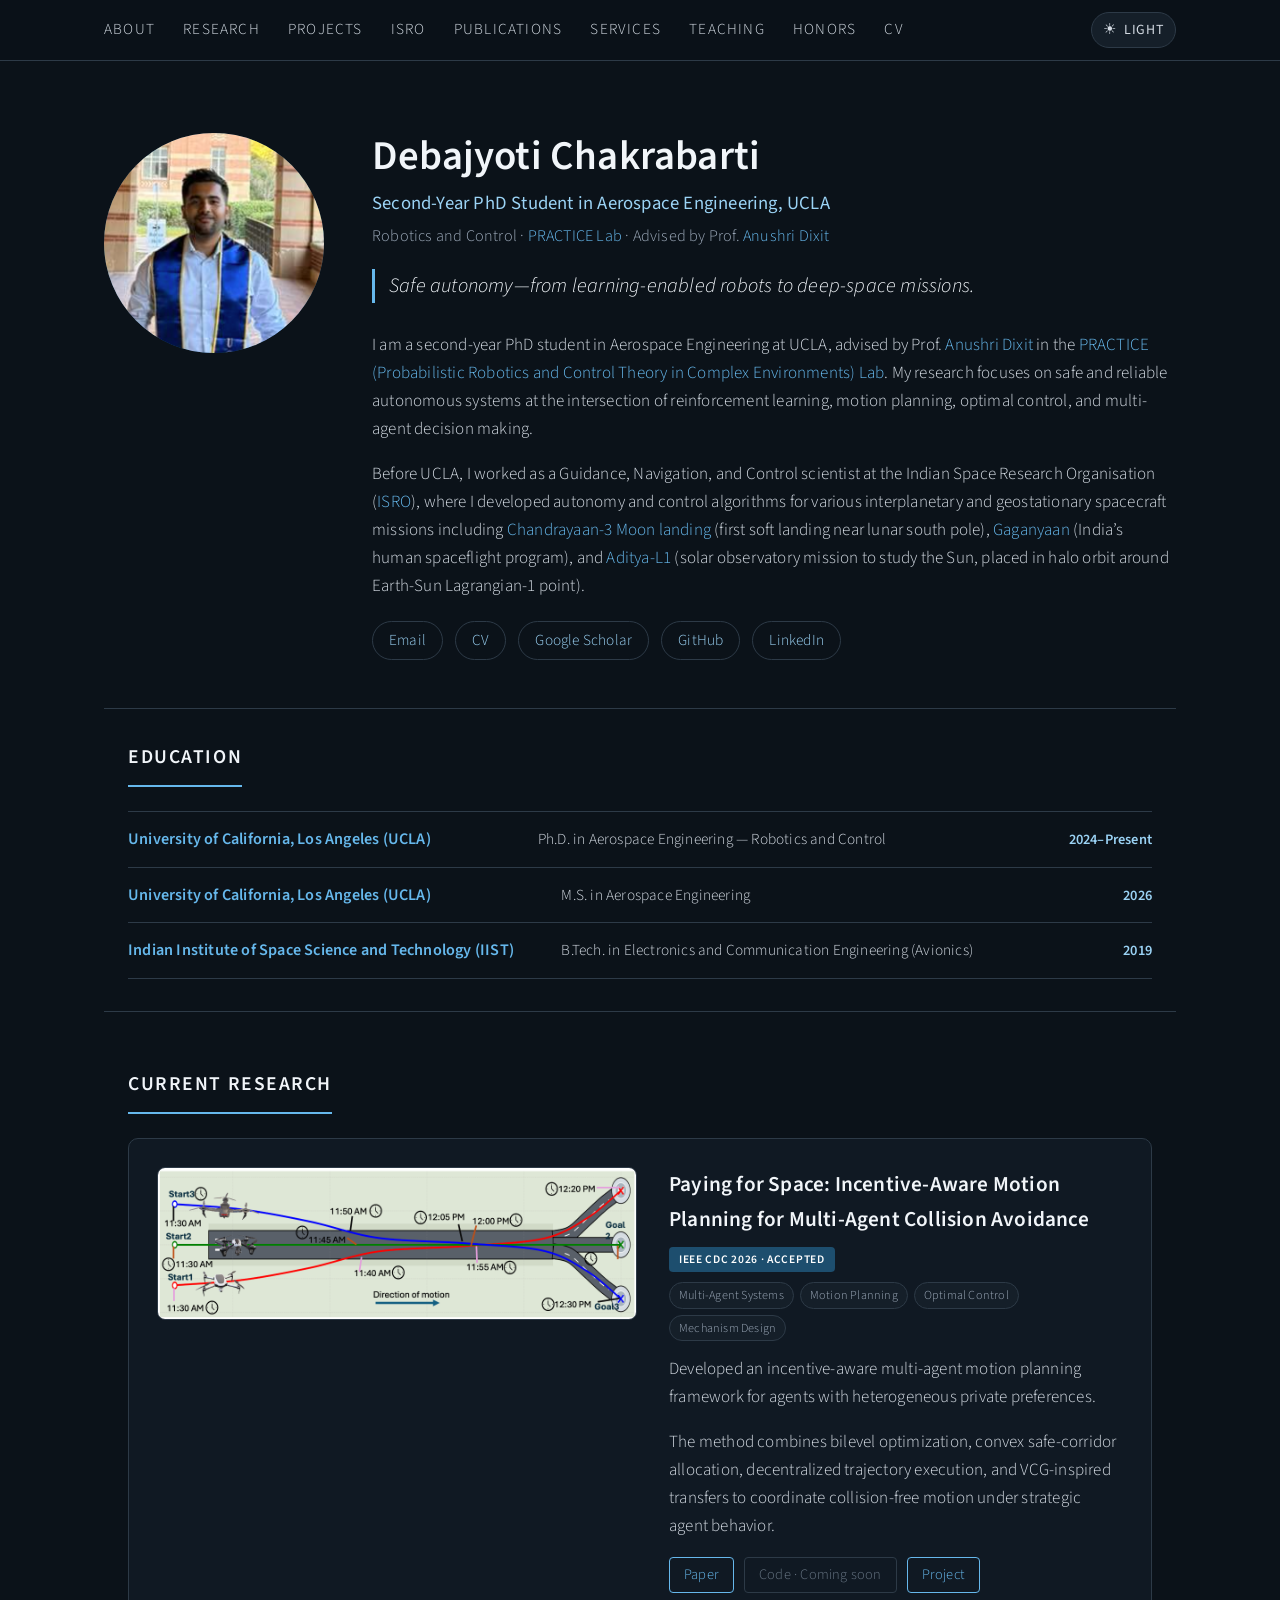
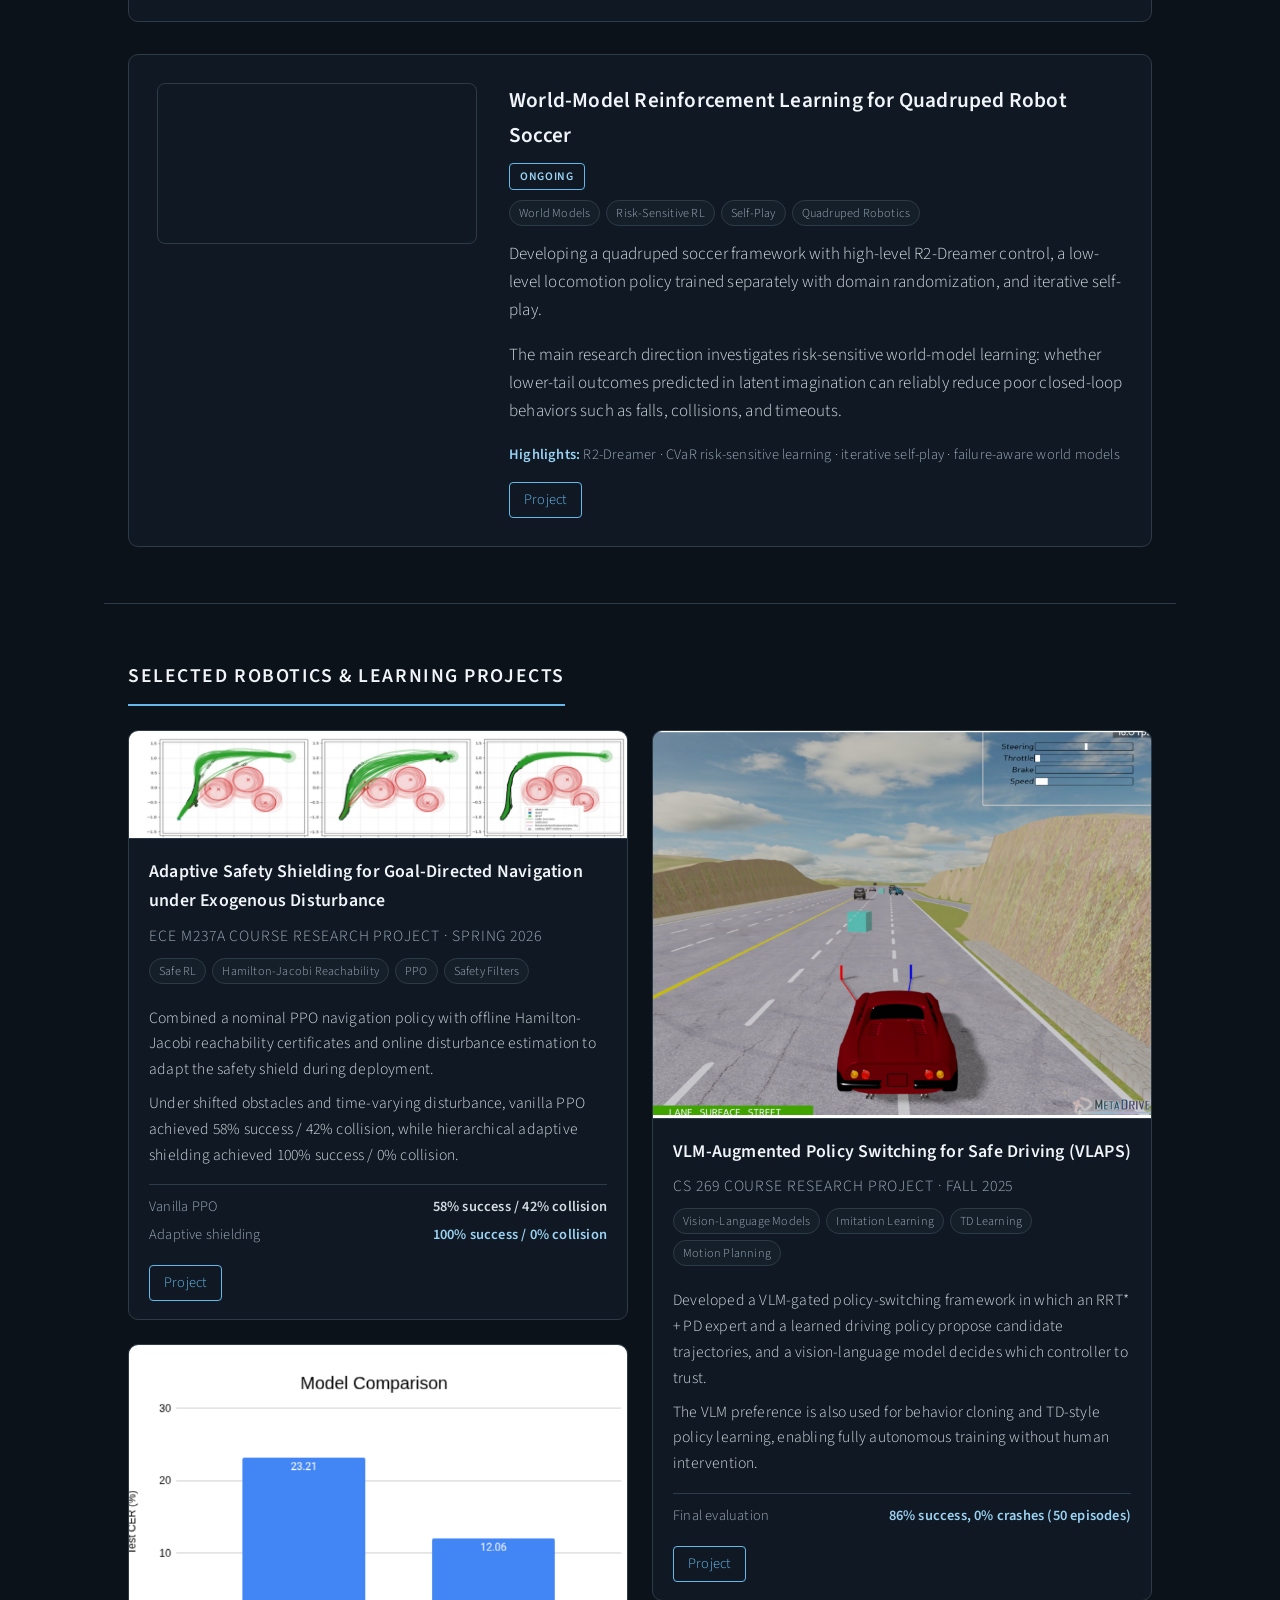
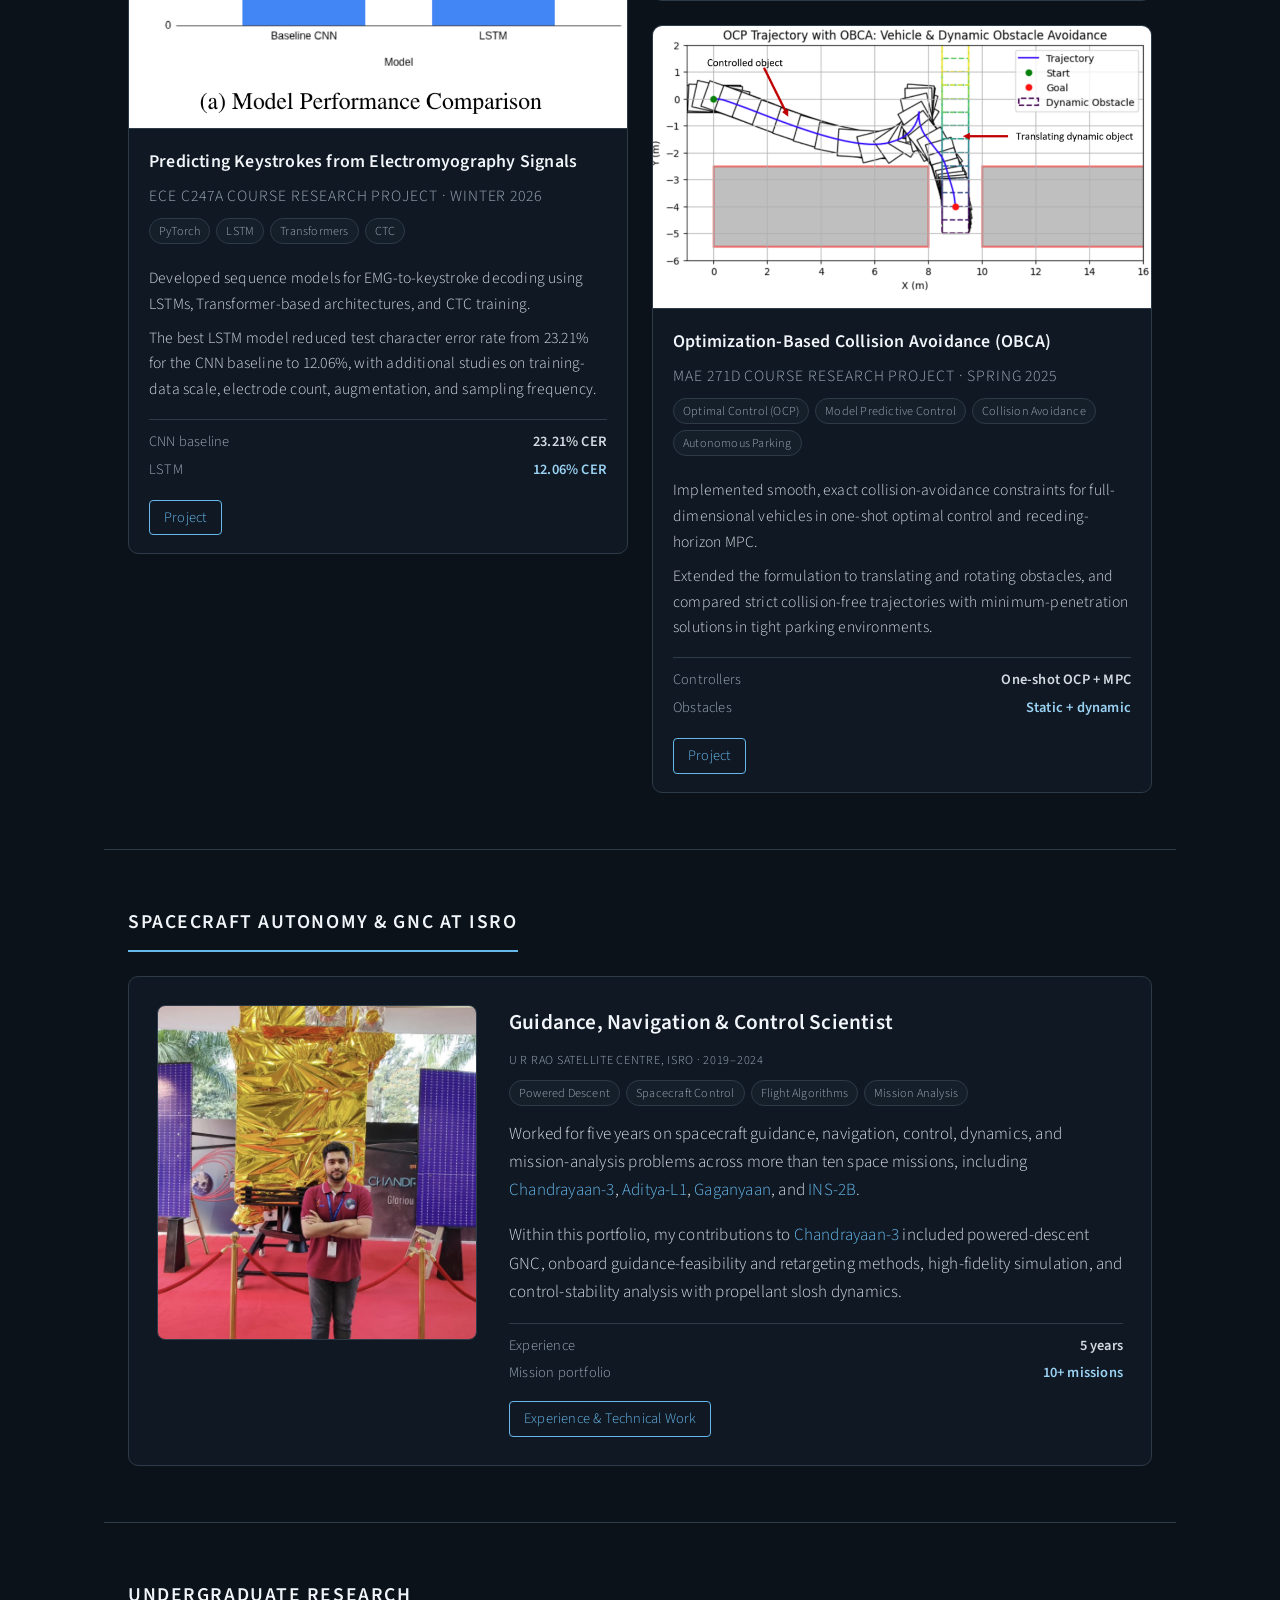
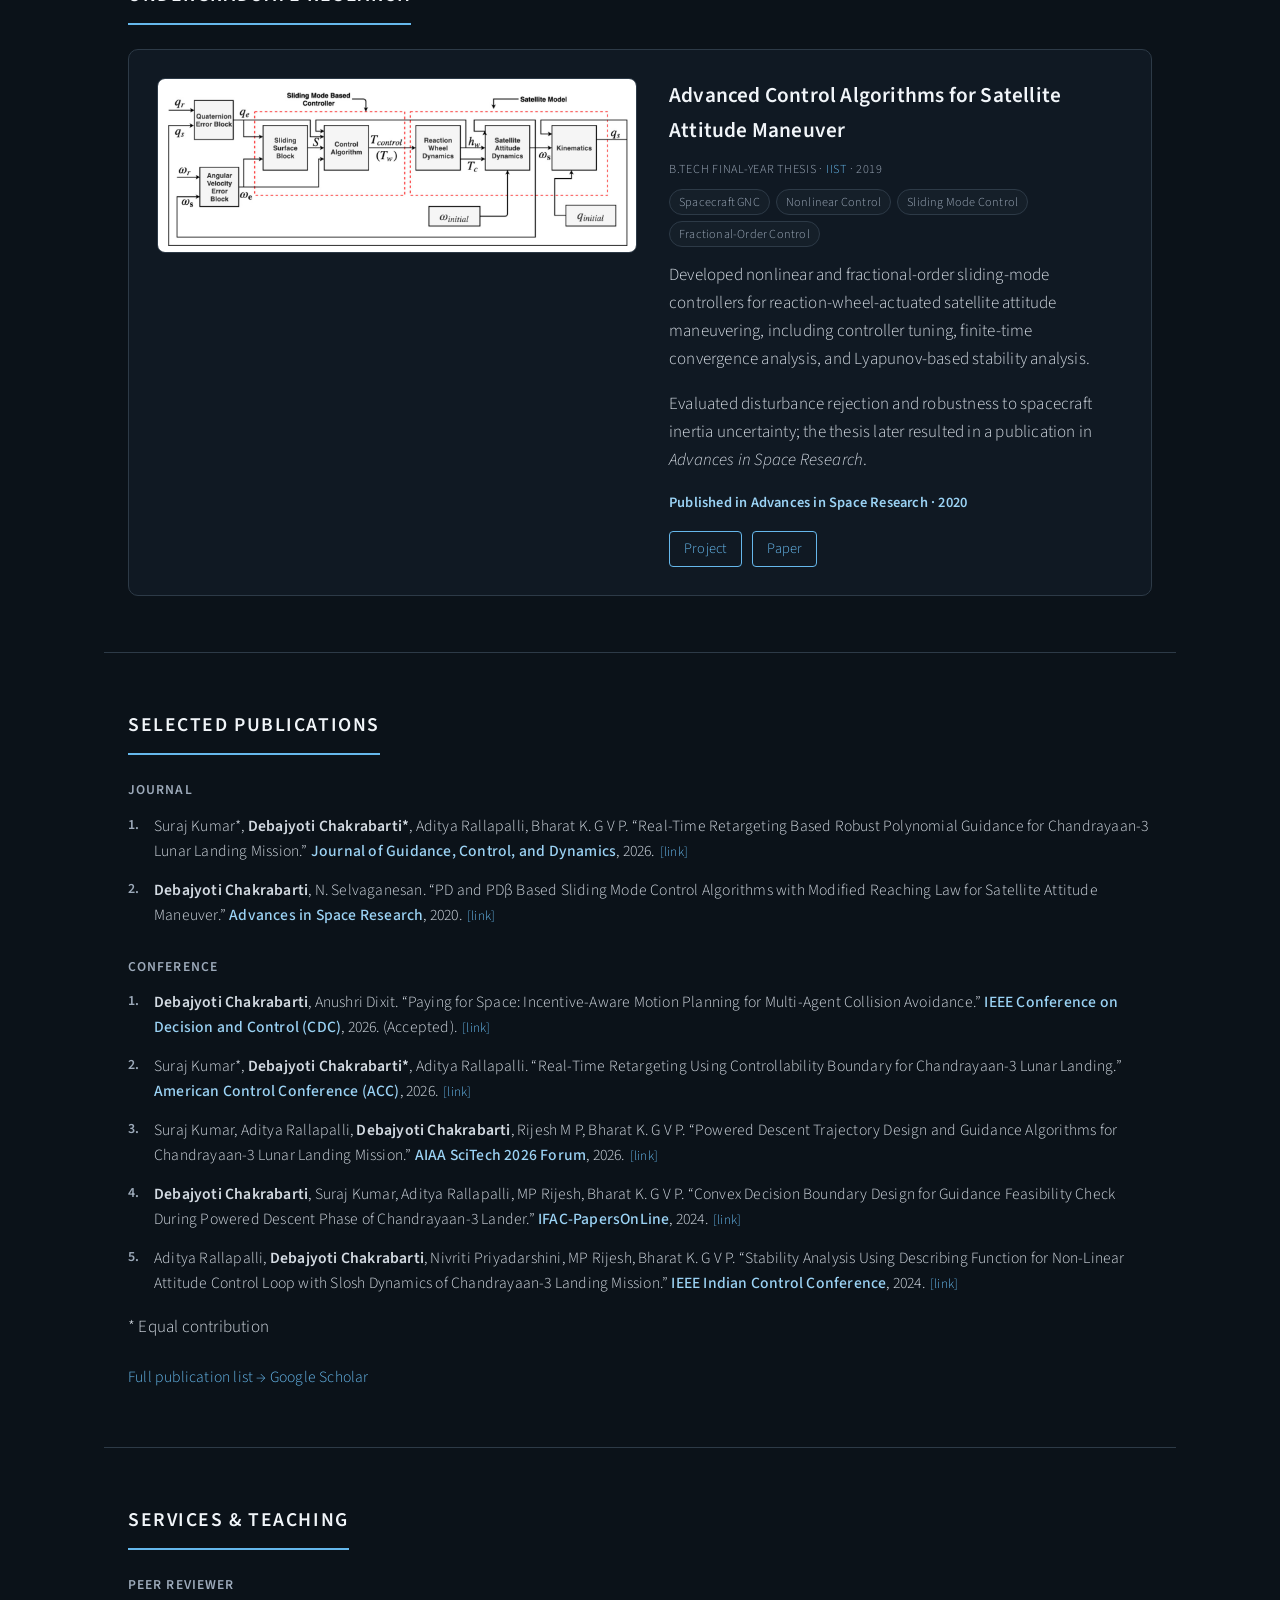
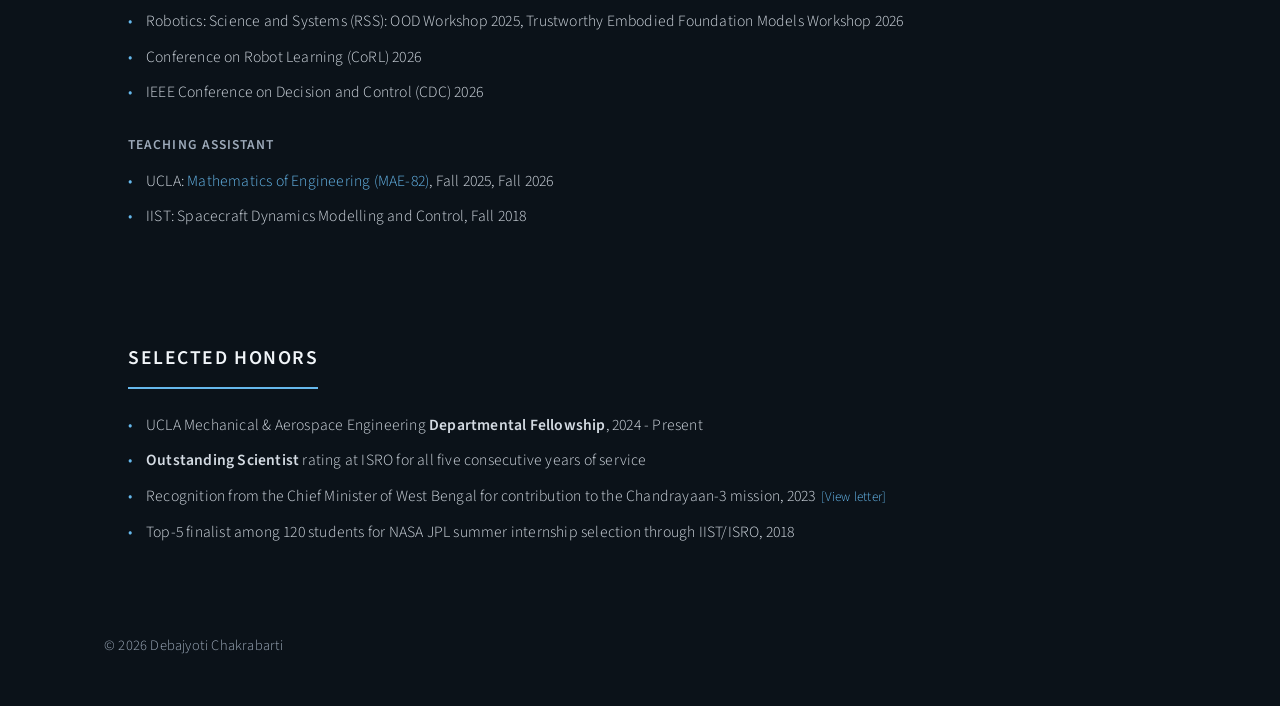
<file: index.html>
<!DOCTYPE html>
<html lang="en">

<head>
    <meta charset="UTF-8" />
    <meta name="viewport" content="width=device-width, initial-scale=1" />
    <link href="https://fonts.googleapis.com/css2?family=Source+Sans+Pro:wght@200;300;400;600;700;900&display=swap"
        rel="stylesheet">
    <link rel="stylesheet" type="text/css" href="assets/css/style.css" />
    <script src="assets/js/theme.js"></script>
    <title>Debajyoti Chakrabarti</title>
    <link rel="icon" type="image/x-icon" href="assets/images/ucla.ico">
</head>

<body>
    <header id="header">
        <nav class="container nav">
            <a href="#about">About</a>
            <a href="#research">Research</a>
            <a href="#projects">Projects</a>
            <a href="#isro">ISRO</a>
            <a href="#publications">Publications</a>
            <a href="#service">Services</a>
            <a href="#teaching">Teaching</a>
            <a href="#honors">Honors</a>
            <a href="assets/pdf/Debajyoti_Chakrabarti_CV.pdf" target="_blank" rel="noopener">CV</a>
            <button class="theme-toggle" type="button" data-theme-toggle aria-label="Switch color theme">
                <span class="theme-toggle-icon" aria-hidden="true">&#9790;</span>
                <span class="theme-toggle-label">Dark</span>
            </button>
        </nav>
    </header>

    <main class="container">
        <section id="about" class="hero">
            <div class="avatar-placeholder" aria-hidden="true"><img src="assets/images/profile.png"
                    alt="Debajyoti Chakrabarti" class="avatar-img" /></div>
            <div class="hero-content">
                <h1>Debajyoti Chakrabarti</h1>
                <p class="role">Second-Year PhD Student in Aerospace Engineering, UCLA</p>
                <p class="sub-role">Robotics and Control &middot; <a
                        href="https://practice-lab-ucla.github.io/">PRACTICE Lab</a> &middot; Advised by Prof. <a
                        href="https://scholar.google.com/citations?user=ADThnCAAAAAJ&hl=en">Anushri Dixit</a> </p>
                <p class="tagline">Safe autonomy&mdash;from learning-enabled robots to deep-space missions.</p>

                <p>I am a second-year PhD student in Aerospace Engineering at UCLA, advised by Prof.  <a href="https://practice-lab-ucla.github.io/people/anushri_dixit/">Anushri Dixit</a> in the
                    <a href="https://practice-lab-ucla.github.io/">PRACTICE (Probabilistic Robotics and Control Theory in Complex Environments) Lab</a>. My research focuses on safe and
                    reliable autonomous systems at the intersection
                    of reinforcement learning, motion planning, optimal control, and multi-agent decision making.</p>

                <p>Before UCLA, I worked as a Guidance, Navigation, and Control scientist at the Indian Space
                    Research Organisation (<a href="https://www.isro.gov.in/">ISRO</a>), where I developed autonomy
                    and control algorithms for various interplanetary and geostationary spacecraft missions including
                    <a href="https://www.isro.gov.in/Chandrayaan3_Details.html">Chandrayaan-3 Moon landing</a> (first soft landing near lunar south pole),
                    <a href="https://www.isro.gov.in/Gaganyaan.html">Gaganyaan</a> (India&rsquo;s human spaceflight program), and
                    <a href="https://www.isro.gov.in/Aditya_L1-MissionDetails.html">Aditya-L1</a> (solar observatory mission to study the Sun, placed in halo orbit around Earth-Sun Lagrangian-1 point).</p>

                <div class="contact-row">
                    <a class="pill" href="mailto:debjyoti@ucla.edu">Email</a>
                    <a class="pill" href="assets/pdf/Debajyoti_Chakrabarti_CV.pdf" target="_blank" rel="noopener">CV</a>
                    <a class="pill" href="https://scholar.google.com/citations?user=LdqQbbIAAAAJ&hl=en">Google
                        Scholar</a>
                    <a class="pill" href="https://github.com/debajyotichakrabarti">GitHub</a>
                    <a class="pill" href="https://linkedin.com/in/debajyoti-chakrabarti">LinkedIn</a>
                </div>
            </div>
        </section>

        <div class="divider"></div>

        <section id="education" class="section section-compact">
            <h2>Education</h2>
            <div class="education-list">
                <div class="edu-row">
                    <div class="edu-institution"><a href="https://www.mae.ucla.edu/">University of California, Los
                            Angeles (UCLA)</a></div>
                    <div class="edu-degree">Ph.D. in Aerospace Engineering &mdash; Robotics and Control</div>
                    <div class="edu-year">2024&ndash;Present</div>
                </div>
                <div class="edu-row">
                    <div class="edu-institution"><a href="https://www.mae.ucla.edu/">University of California, Los
                            Angeles (UCLA)</a></div>
                    <div class="edu-degree">M.S. in Aerospace Engineering</div>
                    <div class="edu-year">2026</div>
                </div>
                <div class="edu-row">
                    <div class="edu-institution"><a href="https://iist.ac.in/">Indian Institute of Space Science
                            and Technology (IIST)</a></div>
                    <div class="edu-degree">B.Tech. in Electronics and Communication Engineering (Avionics)</div>
                    <div class="edu-year">2019</div>
                </div>
            </div>
        </section>

        <div class="divider"></div>

        <section id="research" class="section">
            <h2>Current Research</h2>
            <div class="feature-grid">
                <article class="feature-card">
                    <div class="feature-media is-wide">
                        <img src="assets/images/cdc_highres.png" class="card-image"
                            alt="Overview of the incentive-aware airspace allocation framework for multi-agent collision avoidance" />
                    </div>
                    <div class="feature-body">
                        <div class="feature-heading">
                            <h3>Paying for Space: Incentive-Aware Motion Planning for Multi-Agent Collision
                                Avoidance</h3>
                            <span class="badge badge-accepted">IEEE CDC 2026 &middot; Accepted</span>
                        </div>
                        <div class="tag-row">
                            <span class="tag">Multi-Agent Systems</span>
                            <span class="tag">Motion Planning</span>
                            <span class="tag">Optimal Control</span>
                            <span class="tag">Mechanism Design</span>
                        </div>
                        <p>Developed an incentive-aware multi-agent motion planning framework for agents with
                            heterogeneous private preferences.</p>
                        <p>The method combines bilevel optimization, convex safe-corridor allocation,
                            decentralized trajectory execution, and VCG-inspired transfers to coordinate
                            collision-free motion under strategic agent behavior.</p>
                        <div class="btn-row">
                            <a class="btn-link" href="https://arxiv.org/abs/2609.23256"
                                target="_blank" rel="noopener">Paper</a>
                            <a href="#" class="btn-link disabled" onclick="alert('Coming soon'); return false;">Code
                                &middot; Coming soon</a>
                            <a class="btn-link" href="projects/paying-for-space.html">Project</a>
                        </div>
                    </div>
                </article>

                <article class="feature-card">
                    <div class="feature-media">
                        <video class="soccer-card-video" autoplay muted loop playsinline preload="metadata"
                            aria-label="Quadruped soccer policy completing a successful episode in simulation">
                            <source
                                src="assets/videos/projects/robot_soccer/Cvar_success_004_episode_000004.mp4"
                                type="video/mp4" />
                        </video>
                    </div>
                    <div class="feature-body">
                        <div class="feature-heading">
                            <h3>World-Model Reinforcement Learning for Quadruped Robot Soccer</h3>
                            <span class="badge badge-ongoing">Ongoing</span>
                        </div>
                        <div class="tag-row">
                            <span class="tag">World Models</span>
                            <span class="tag">Risk-Sensitive RL</span>
                            <span class="tag">Self-Play</span>
                            <span class="tag">Quadruped Robotics</span>
                        </div>
                        <p>Developing a quadruped soccer framework with high-level R2-Dreamer control, a low-level
                            locomotion policy trained separately with domain randomization, and iterative self-play.</p>
                        <p>The main research direction investigates risk-sensitive world-model learning: whether
                            lower-tail outcomes predicted in latent imagination can reliably reduce poor closed-loop
                            behaviors such as falls, collisions, and timeouts.</p>
                        <p class="highlight-line"><strong>Highlights:</strong> R2-Dreamer &middot; CVaR risk-sensitive
                            learning &middot; iterative self-play &middot; failure-aware world models</p>
                        <div class="btn-row">
                            <a class="btn-link" href="projects/robot-soccer.html">Project</a>
                        </div>
                    </div>
                </article>
            </div>
        </section>

        <div class="divider"></div>

        <section id="projects" class="section">
            <h2>Selected Robotics &amp; Learning Projects</h2>
            <div class="project-grid">
                <div class="project-column">
                <article class="project-card project-card-adaptive">
                    <img src="assets/images/projects/adaptive_shielding/card_results_home.png"
                        class="card-image"
                        alt="Comparison of low-disturbance BRT, switching BRT, and hierarchical BRT safety-shielding trajectories" />
                    <div class="project-card-body">
                        <h3>Adaptive Safety Shielding for Goal-Directed Navigation under Exogenous Disturbance</h3>
                        <p class="status-line">ECE M237A Course Research Project &middot; Spring 2026</p>
                        <div class="tag-row">
                            <span class="tag">Safe RL</span>
                            <span class="tag">Hamilton-Jacobi Reachability</span>
                            <span class="tag">PPO</span>
                            <span class="tag">Safety Filters</span>
                        </div>
                        <p>Combined a nominal PPO navigation policy with offline Hamilton-Jacobi reachability
                            certificates and online disturbance estimation to adapt the safety shield during
                            deployment.</p>
                        <p>Under shifted obstacles and time-varying disturbance, vanilla PPO achieved 58% success
                            / 42% collision, while hierarchical adaptive shielding achieved 100% success / 0%
                            collision.</p>
                        <div class="stat-compare">
                            <div class="stat-row"><span class="stat-label">Vanilla PPO</span><span
                                    class="stat-value">58% success / 42% collision</span></div>
                            <div class="stat-row"><span class="stat-label">Adaptive shielding</span><span
                                    class="stat-value stat-highlight">100% success / 0% collision</span></div>
                        </div>
                        <div class="btn-row" style="margin-top: 10px;">
                            <a class="btn-link" href="projects/adaptive-safety-shielding.html">Project</a>
                        </div>
                    </div>
                </article>

                <article class="project-card project-card-emg">
                    <img src="assets/images/projects/emg_keystrokes/card_model_comparison.png" class="card-image"
                        alt="Bar chart comparing test character error rate: 23.21% for the CNN baseline versus 12.06% for the LSTM model" />
                    <div class="project-card-body">
                        <h3>Predicting Keystrokes from Electromyography Signals</h3>
                        <p class="status-line">ECE C247A Course Research Project &middot; Winter 2026</p>
                        <div class="tag-row">
                            <span class="tag">PyTorch</span>
                            <span class="tag">LSTM</span>
                            <span class="tag">Transformers</span>
                            <span class="tag">CTC</span>
                        </div>
                        <p>Developed sequence models for EMG-to-keystroke decoding using LSTMs,
                            Transformer-based architectures, and CTC training.</p>
                        <p>The best LSTM model reduced test character error rate from 23.21% for the CNN
                            baseline to 12.06%, with additional studies on training-data scale, electrode count,
                            augmentation, and sampling frequency.</p>
                        <div class="stat-compare">
                            <div class="stat-row"><span class="stat-label">CNN baseline</span><span
                                    class="stat-value">23.21% CER</span></div>
                            <div class="stat-row"><span class="stat-label">LSTM</span><span
                                    class="stat-value stat-highlight">12.06% CER</span></div>
                        </div>
                        <div class="btn-row" style="margin-top: 10px;">
                            <a class="btn-link" href="projects/emg-keystrokes.html">Project</a>
                        </div>
                    </div>
                </article>

                </div>
                <div class="project-column">

                <article class="project-card project-card-vlaps">
                    <img src="assets/images/projects/vlaps/card_policy_visualization.png" class="card-image"
                        alt="Expert (red) and learner (blue) trajectory rollouts overlaid on the ego-view before VLM evaluation" />
                    <div class="project-card-body">
                        <h3>VLM-Augmented Policy Switching for Safe Driving (VLAPS)</h3>
                        <p class="status-line">CS 269 Course Research Project &middot; Fall 2025</p>
                        <div class="tag-row">
                            <span class="tag">Vision-Language Models</span>
                            <span class="tag">Imitation Learning</span>
                            <span class="tag">TD Learning</span>
                            <span class="tag">Motion Planning</span>
                        </div>
                        <p>Developed a VLM-gated policy-switching framework in which an RRT* + PD expert and a
                            learned driving policy propose candidate trajectories, and a vision-language model
                            decides which controller to trust.</p>
                        <p>The VLM preference is also used for behavior cloning and TD-style policy learning,
                            enabling fully autonomous training without human intervention.</p>
                        <div class="stat-compare">
                            <div class="stat-row"><span class="stat-label">Final evaluation</span><span
                                    class="stat-value stat-highlight">86% success, 0% crashes (50 episodes)</span>
                            </div>
                        </div>
                        <div class="btn-row" style="margin-top: 10px;">
                            <a class="btn-link" href="projects/vlaps.html">Project</a>
                        </div>
                    </div>
                </article>

                <article class="project-card project-card-obca">
                    <img src="assets/images/projects/obca/card_parking.png" class="card-image"
                        alt="Optimization-based vehicle trajectory navigating around a translating obstacle into a reverse-parking space" />
                    <div class="project-card-body">
                        <h3>Optimization-Based Collision Avoidance (OBCA)</h3>
                        <p class="status-line">MAE 271D Course Research Project &middot; Spring 2025</p>
                        <div class="tag-row">
                            <span class="tag">Optimal Control (OCP)</span>
                            <span class="tag">Model Predictive Control</span>
                            <span class="tag">Collision Avoidance</span>
                            <span class="tag">Autonomous Parking</span>
                        </div>
                        <p>Implemented smooth, exact collision-avoidance constraints for full-dimensional vehicles
                            in one-shot optimal control and receding-horizon MPC.</p>
                        <p>Extended the formulation to translating and rotating obstacles, and compared strict
                            collision-free trajectories with minimum-penetration solutions in tight parking
                            environments.</p>
                        <div class="stat-compare">
                            <div class="stat-row"><span class="stat-label">Controllers</span><span
                                    class="stat-value">One-shot OCP + MPC</span></div>
                            <div class="stat-row"><span class="stat-label">Obstacles</span><span
                                    class="stat-value stat-highlight">Static + dynamic</span></div>
                        </div>
                        <div class="btn-row" style="margin-top: 10px;">
                            <a class="btn-link" href="projects/optimization-based-collision-avoidance.html">Project</a>
                        </div>
                    </div>
                </article>
                </div>
            </div>
        </section>

        <div class="divider"></div>

        <section id="isro" class="section">
            <h2>Spacecraft Autonomy &amp; GNC at ISRO</h2>
            <div class="feature-grid">
                <article class="feature-card">
                    <div class="feature-media">
                        <img src="assets/images/isro/debajyoti_chandrayaan3.jpg" class="card-image"
                            alt="Debajyoti Chakrabarti standing in front of a Chandrayaan-3 lander display at ISRO" />
                    </div>
                    <div class="feature-body">
                        <div class="feature-heading">
                            <h3>Guidance, Navigation &amp; Control Scientist</h3>
                        </div>
                        <p class="status-line">U R Rao Satellite Centre, ISRO &middot; 2019&ndash;2024</p>
                        <div class="tag-row" style="margin-top: 10px;">
                            <span class="tag">Powered Descent</span>
                            <span class="tag">Spacecraft Control</span>
                            <span class="tag">Flight Algorithms</span>
                            <span class="tag">Mission Analysis</span>
                        </div>
                        <p>Worked for five years on spacecraft guidance, navigation, control, dynamics, and
                            mission-analysis problems across more than ten space missions, including
                            <a href="https://www.isro.gov.in/Chandrayaan3_Details.html" target="_blank" rel="noopener">Chandrayaan-3</a>,
                            <a href="https://www.isro.gov.in/Aditya_L1-MissionDetails.html" target="_blank" rel="noopener">Aditya-L1</a>,
                            <a href="https://www.isro.gov.in/Gaganyaan.html" target="_blank" rel="noopener">Gaganyaan</a>, and
                            <a href="https://space.skyrocket.de/doc_sdat/ins-2b.htm" target="_blank" rel="noopener">INS-2B</a>.</p>
                        <p>Within this portfolio, my contributions to <a
                                href="https://www.isro.gov.in/Chandrayaan3_Details.html" target="_blank"
                                rel="noopener">Chandrayaan-3</a> included powered-descent GNC, onboard
                            guidance-feasibility and retargeting methods, high-fidelity simulation, and
                            control-stability analysis with propellant slosh dynamics.</p>
                        <div class="stat-compare">
                            <div class="stat-row"><span class="stat-label">Experience</span><span
                                    class="stat-value">5 years</span></div>
                            <div class="stat-row"><span class="stat-label">Mission portfolio</span><span
                                    class="stat-value stat-highlight">10+ missions</span></div>
                        </div>
                        <div class="btn-row" style="margin-top: 16px;">
                            <a class="btn-link" href="projects/isro-gnc.html">Experience &amp; Technical Work</a>
                        </div>
                    </div>
                </article>
            </div>
        </section>

        <div class="divider"></div>

        <section id="earlier-research" class="section">
            <h2>Undergraduate Research</h2>
            <div class="feature-grid">
                <article class="feature-card">
                    <div class="feature-media is-wide">
                        <img src="assets/images/projects/satellite_attitude_control/card_control_architecture.png"
                            class="card-image"
                            alt="Published block diagram of the sliding-mode satellite attitude-control system" />
                    </div>
                    <div class="feature-body">
                        <div class="feature-heading">
                            <h3>Advanced Control Algorithms for Satellite Attitude Maneuver</h3>
                        </div>
                        <p class="status-line">B.Tech Final-Year Thesis &middot; <a href="https://www.iist.ac.in/"
                                target="_blank" rel="noopener">IIST</a> &middot; 2019</p>
                        <div class="tag-row" style="margin-top: 10px;">
                            <span class="tag">Spacecraft GNC</span>
                            <span class="tag">Nonlinear Control</span>
                            <span class="tag">Sliding Mode Control</span>
                            <span class="tag">Fractional-Order Control</span>
                        </div>
                        <p>Developed nonlinear and fractional-order sliding-mode controllers for
                            reaction-wheel-actuated satellite attitude maneuvering, including controller tuning,
                            finite-time convergence analysis, and Lyapunov-based stability analysis.</p>
                        <p>Evaluated disturbance rejection and robustness to spacecraft inertia uncertainty; the
                            thesis later resulted in a publication in <em>Advances in Space Research</em>.</p>
                        <p class="highlight-line"><strong>Published in Advances in Space Research &middot;
                                2020</strong></p>
                        <div class="btn-row">
                            <a class="btn-link" href="projects/satellite-attitude-control.html">Project</a>
                            <a class="btn-link"
                                href="assets/docs/projects/satellite_attitude_control/paper.pdf" target="_blank"
                                rel="noopener">Paper</a>
                        </div>
                    </div>
                </article>
            </div>
        </section>

        <div class="divider"></div>

        <section id="publications" class="section">
            <h2>Selected Publications</h2>

            <h3 class="pub-subheading">Journal</h3>
            <ol class="pub-list">
                <li>Suraj Kumar*, <strong>Debajyoti Chakrabarti*</strong>, Aditya Rallapalli, Bharat K. G V P.
                    &ldquo;Real-Time Retargeting Based Robust Polynomial Guidance for Chandrayaan-3 Lunar Landing
                    Mission.&rdquo; <span class="pub-venue">Journal of Guidance, Control, and Dynamics</span>,
                    2026.
                    <a href="https://arc.aiaa.org/doi/abs/10.2514/1.G008733" class="pub-link" target="_blank"
                        rel="noopener">[link]</a>
                </li>
                <li><strong>Debajyoti Chakrabarti</strong>, N. Selvaganesan. &ldquo;PD and PD&beta; Based Sliding
                    Mode Control Algorithms with Modified Reaching Law for Satellite Attitude Maneuver.&rdquo;
                    <span class="pub-venue">Advances in Space Research</span>, 2020.
                    <a href="https://doi.org/10.1016/j.asr.2019.11.005"
                        class="pub-link" target="_blank" rel="noopener">[link]</a>
                </li>
            </ol>

            <h3 class="pub-subheading">Conference</h3>
            <ol class="pub-list">
                <li><strong>Debajyoti Chakrabarti</strong>, Anushri Dixit. &ldquo;Paying for Space: Incentive-Aware
                    Motion Planning for Multi-Agent Collision Avoidance.&rdquo;
                    <span class="pub-venue">IEEE Conference on Decision and Control (CDC)</span>, 2026.
                    (Accepted).
                    <a href="https://arxiv.org/abs/2609.23256" class="pub-link"
                        target="_blank" rel="noopener">[link]</a>
                </li>
                <li>Suraj Kumar*, <strong>Debajyoti Chakrabarti*</strong>, Aditya Rallapalli. &ldquo;Real-Time
                    Retargeting Using Controllability Boundary for Chandrayaan-3 Lunar Landing.&rdquo;
                    <span class="pub-venue">American Control Conference (ACC)</span>, 2026.
                    <a href="https://arxiv.org/abs/2605.29412" class="pub-link" target="_blank"
                        rel="noopener">[link]</a>
                </li>
                <li>Suraj Kumar, Aditya Rallapalli, <strong>Debajyoti Chakrabarti</strong>, Rijesh M P, Bharat K.
                    G V P. &ldquo;Powered Descent Trajectory Design and Guidance Algorithms for Chandrayaan-3
                    Lunar Landing Mission.&rdquo; <span class="pub-venue">AIAA SciTech 2026 Forum</span>, 2026.
                    <a href="https://arc.aiaa.org/doi/abs/10.2514/6.2026-2537" class="pub-link" target="_blank"
                        rel="noopener">[link]</a>
                </li>
                <li><strong>Debajyoti Chakrabarti</strong>, Suraj Kumar, Aditya Rallapalli, MP Rijesh, Bharat K. G
                    V P. &ldquo;Convex Decision Boundary Design for Guidance Feasibility Check During Powered
                    Descent Phase of Chandrayaan-3 Lander.&rdquo; <span class="pub-venue">IFAC-PapersOnLine</span>,
                    2024.
                    <a href="https://doi.org/10.1016/j.ifacol.2024.05.021"
                        class="pub-link" target="_blank" rel="noopener">[link]</a>
                </li>
                <li>Aditya Rallapalli, <strong>Debajyoti Chakrabarti</strong>, Nivriti Priyadarshini, MP Rijesh,
                    Bharat K. G V P. &ldquo;Stability Analysis Using Describing Function for Non-Linear Attitude
                    Control Loop with Slosh Dynamics of Chandrayaan-3 Landing Mission.&rdquo;
                    <span class="pub-venue">IEEE Indian Control Conference</span>, 2024.
                    <a href="https://ieeexplore.ieee.org/abstract/document/10883682" class="pub-link"
                        target="_blank" rel="noopener">[link]</a>
                </li>
            </ol>
            <p> </p>
            <p>* Equal contribution </p>
            <p class="pub-scholar"><a
                    href="https://scholar.google.com/citations?user=LdqQbbIAAAAJ&hl=en">Full publication list
                    &rarr; Google Scholar</a></p>
        </section>

        <div class="divider"></div>

        <section id="service" class="section">
            <h2>Services & Teaching</h2>
            <h3 class="pub-subheading">Peer Reviewer</h3>
            <ul class="simple-list">
                <li>Robotics: Science and Systems (RSS): OOD Workshop 2025, Trustworthy Embodied Foundation Models Workshop 2026</li>
                <li>Conference on Robot Learning (CoRL) 2026</li>
                <li>IEEE Conference on Decision and Control (CDC) 2026</li>
            </ul>
            <h3 id="teaching" class="pub-subheading">Teaching Assistant</h3>
            <ul class="simple-list">
                <li>UCLA: <a
                        href="https://catalog.registrar.ucla.edu/course/2024/mechae82?siteYear=2024"> Mathematics of Engineering (MAE-82)</a>, Fall 2025, Fall 2026 </li>
                <li>IIST: Spacecraft Dynamics Modelling and Control, Fall 2018</li>
            </ul>
        </section>

        <section id="honors" class="section">
            <h2>Selected Honors</h2>
            <ul class="simple-list">
                <li>UCLA Mechanical &amp; Aerospace Engineering <strong>Departmental Fellowship</strong>, 2024 -
                    Present</li>
                <li><strong>Outstanding Scientist</strong> rating at ISRO for all five consecutive years of
                    service</li>
                <li>Recognition from the Chief Minister of West Bengal for contribution to the Chandrayaan-3
                    mission, 2023
                    <a href="assets/images/chandrayaan3_cm_letter.png" class="pub-link" target="_blank"
                        rel="noopener">[View letter]</a>
                </li>
                <li>Top-5 finalist among 120 students for NASA JPL summer internship selection through
                    IIST/ISRO, 2018</li>
            </ul>
        </section>
    </main>

    <footer class="container footer">
        <p>&copy; 2026 Debajyoti Chakrabarti</p>
    </footer>
</body>

</html>
</file>
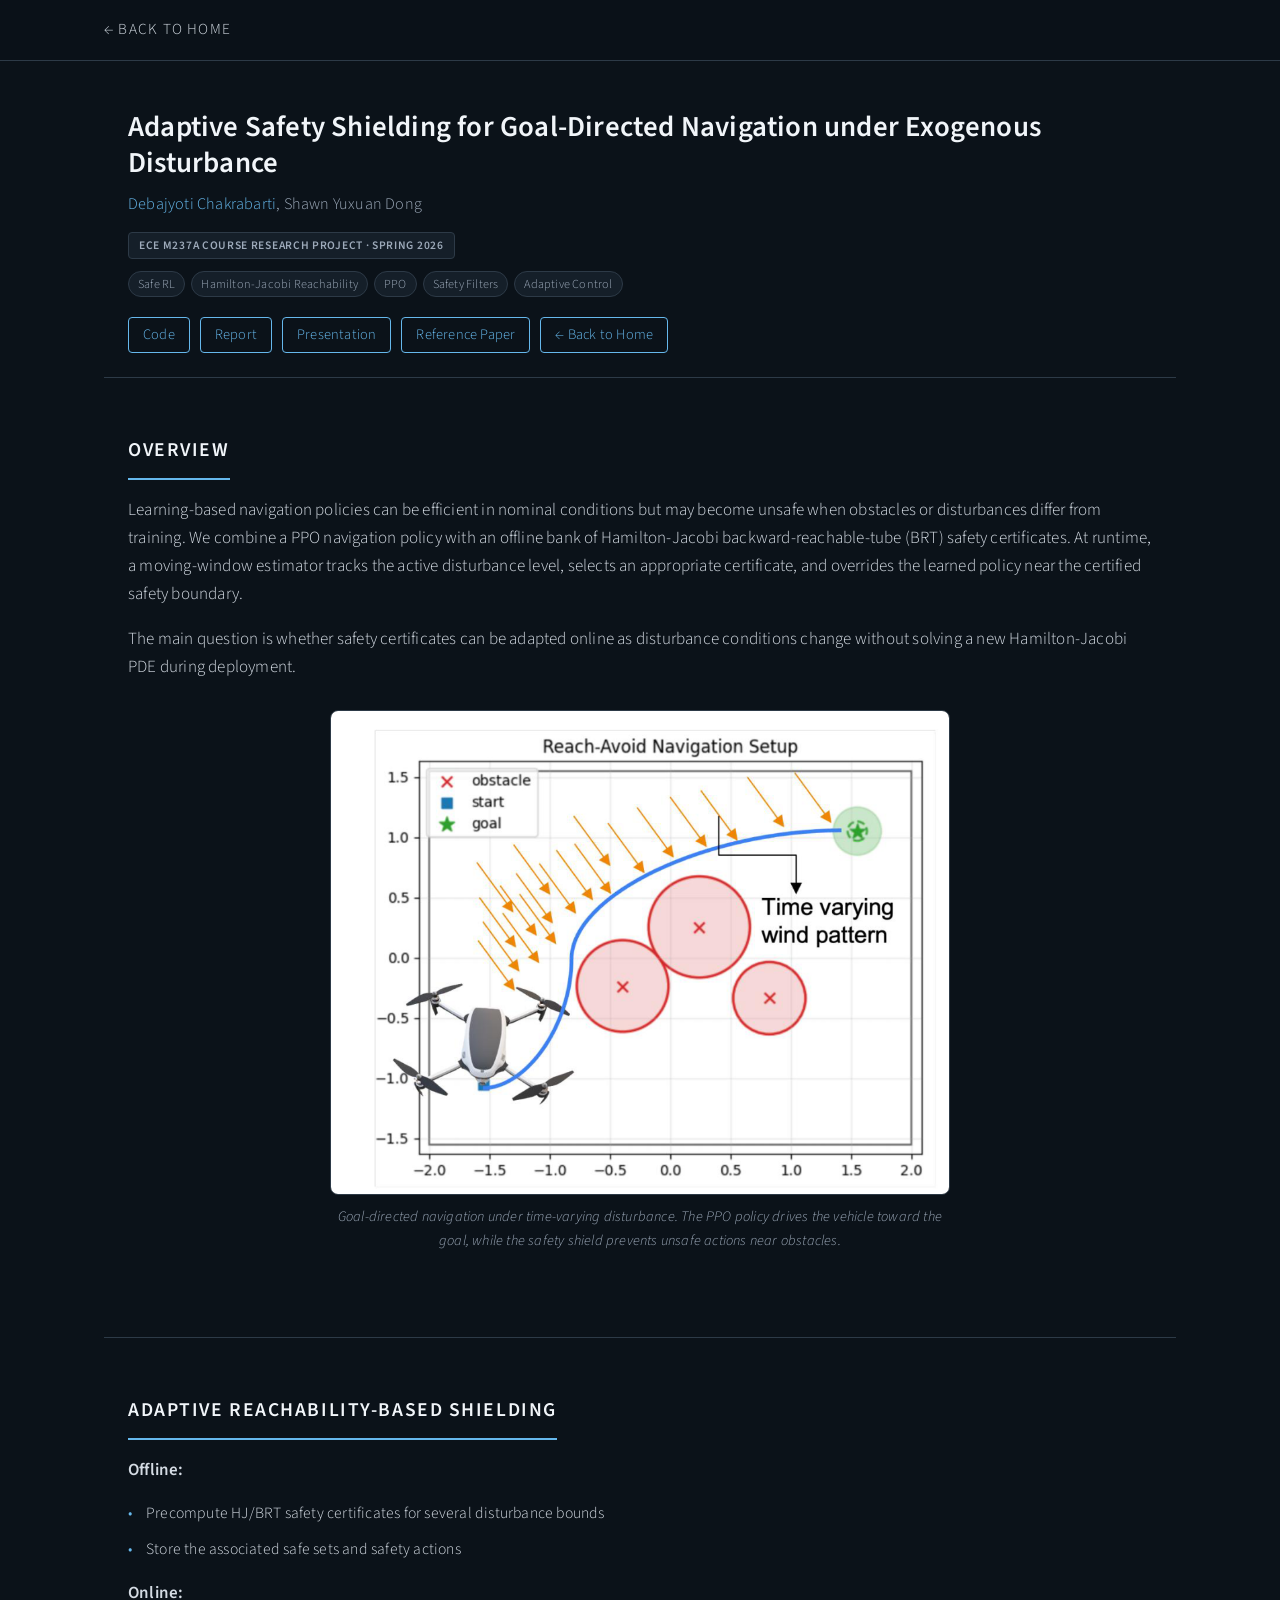
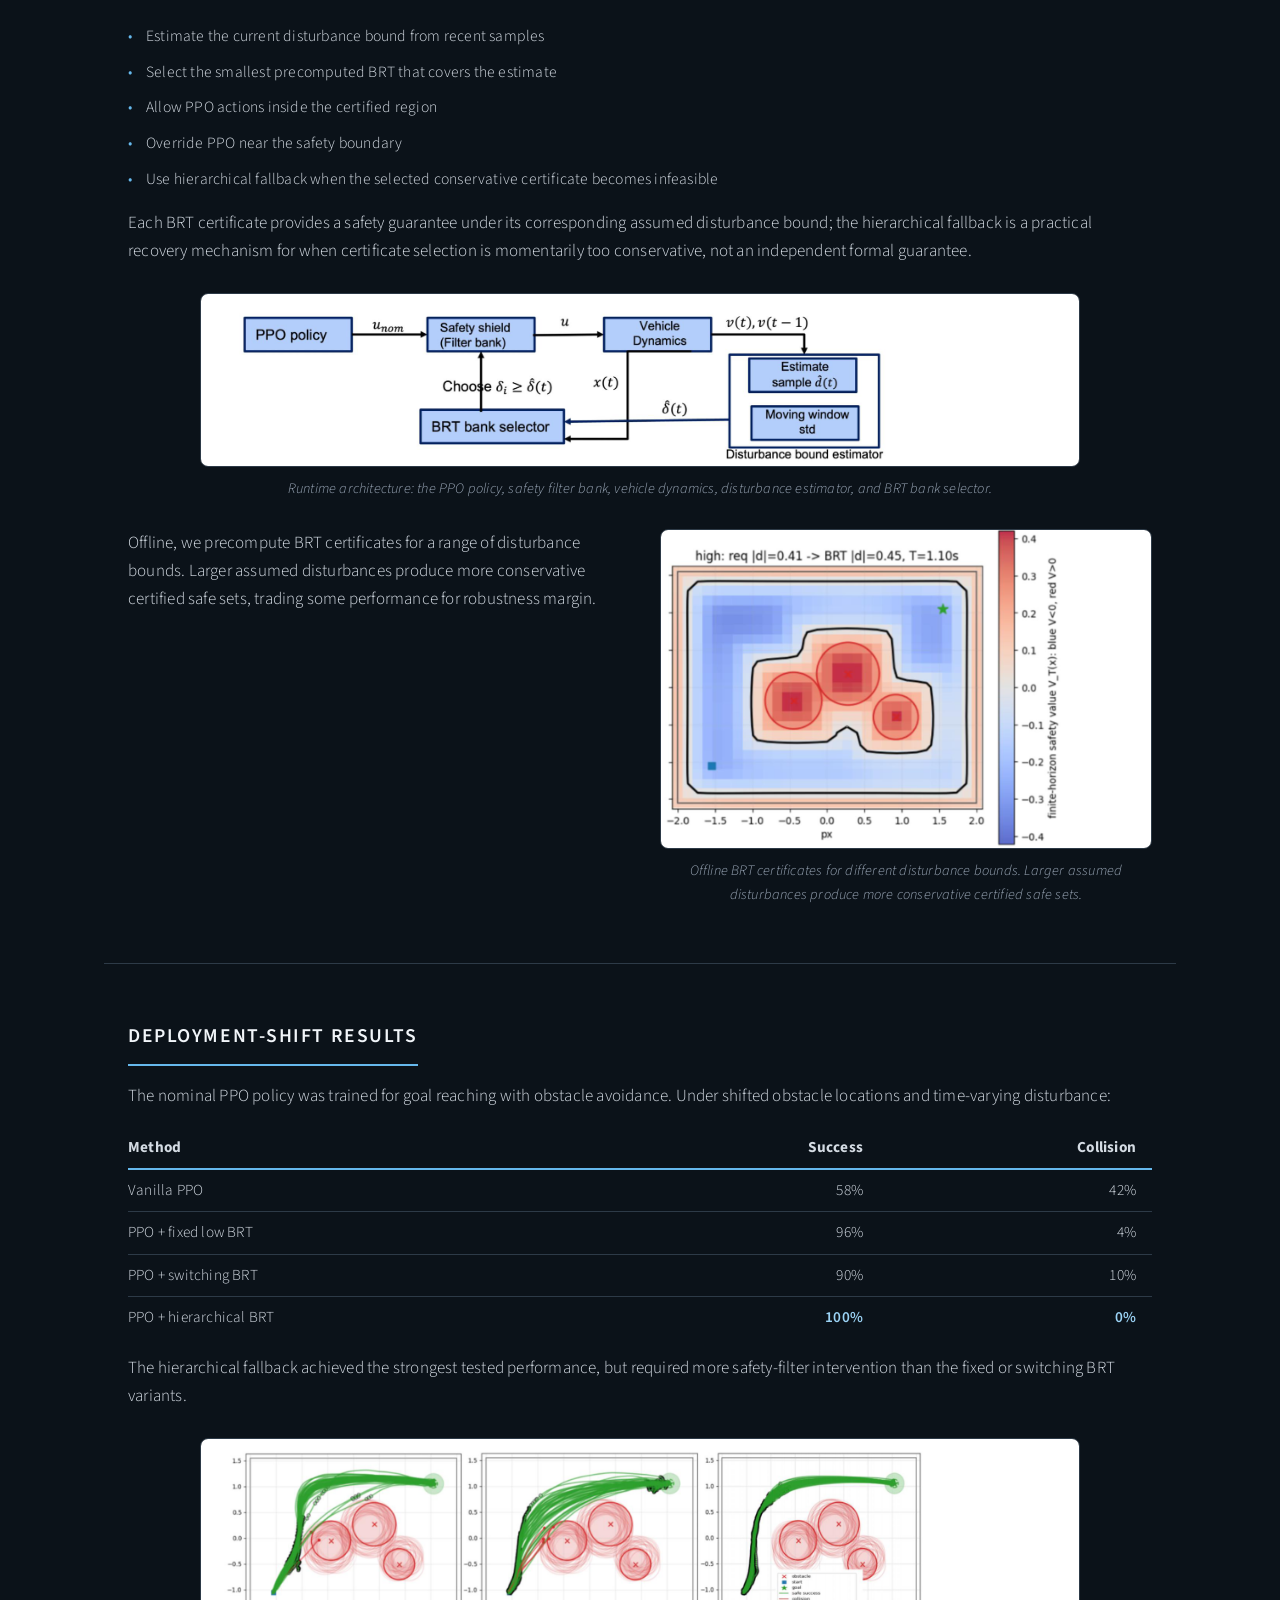
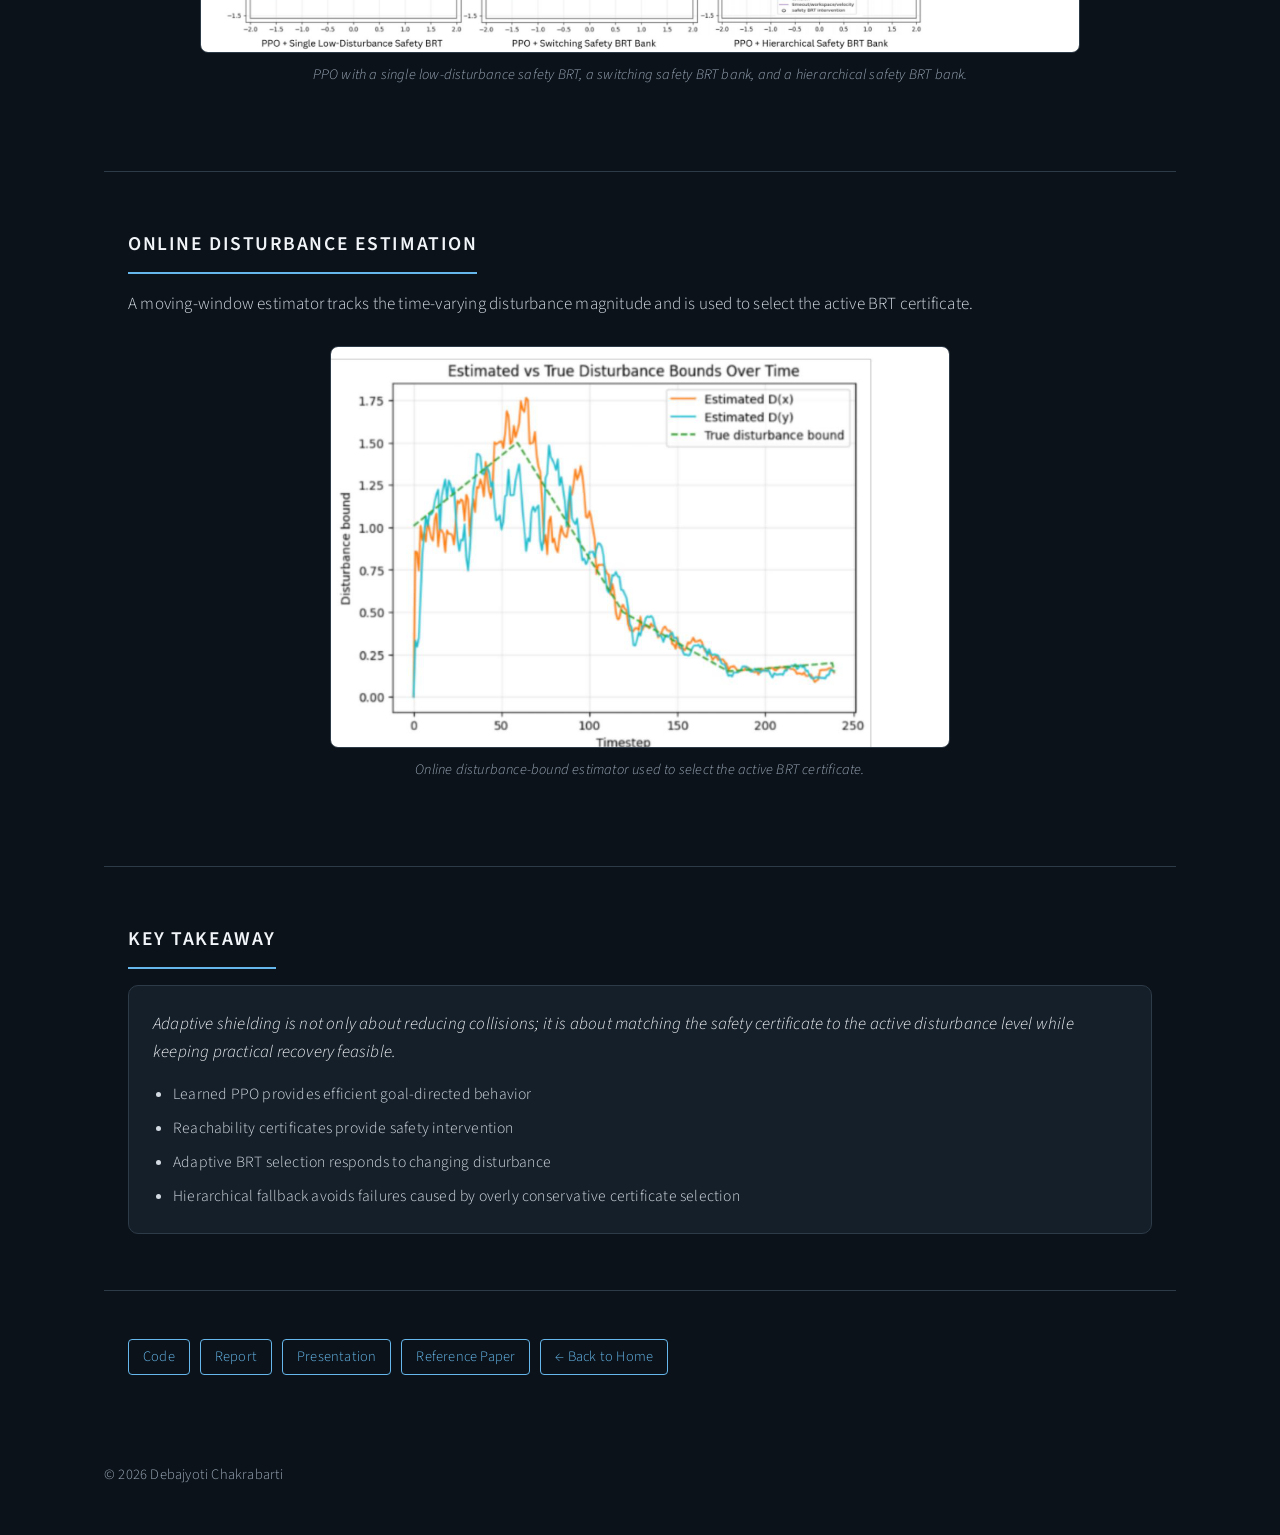
<file: projects/adaptive-safety-shielding.html>
<!DOCTYPE html>
<html lang="en">

<head>
    <meta charset="UTF-8" />
    <meta name="viewport" content="width=device-width, initial-scale=1" />
    <link href="https://fonts.googleapis.com/css2?family=Source+Sans+Pro:wght@200;300;400;600;700;900&display=swap"
        rel="stylesheet">
    <link rel="stylesheet" type="text/css" href="../assets/css/style.css" />
    <script src="../assets/js/theme.js"></script>
    <title>Adaptive Safety Shielding — Debajyoti Chakrabarti</title>
    <link rel="icon" type="image/x-icon" href="../assets/images/ucla.ico">
</head>

<body>
    <header id="header">
        <nav class="container nav">
            <a href="../index.html">&larr; Back to Home</a>
        </nav>
    </header>

    <main class="container research-main">
        <!-- HERO -->
        <section class="section" style="padding-top: 48px; padding-bottom: 24px;">
            <h1 style="font-size: 1.7em; margin: 0 0 10px 0; line-height: 1.25;">Adaptive Safety Shielding for
                Goal-Directed Navigation under Exogenous Disturbance</h1>
            <p class="sub-role" style="margin-bottom: 14px;"><a href="../index.html#about">Debajyoti
                    Chakrabarti</a>, Shawn Yuxuan Dong</p>
            <div class="feature-heading">
                <span class="badge badge-course">ECE M237A Course Research Project &middot; Spring 2026</span>
            </div>
            <div class="tag-row" style="margin-top: 12px;">
                <span class="tag">Safe RL</span>
                <span class="tag">Hamilton-Jacobi Reachability</span>
                <span class="tag">PPO</span>
                <span class="tag">Safety Filters</span>
                <span class="tag">Adaptive Control</span>
            </div>
            <div class="btn-row" style="margin-top: 20px;">
                <a class="btn-link" href="https://github.com/ajshawn/adaptive_shielding" target="_blank"
                    rel="noopener">Code</a>
                <a class="btn-link" href="../assets/docs/projects/adaptive_shielding/report.pdf" target="_blank"
                    rel="noopener">Report</a>
                <a class="btn-link" href="../assets/docs/projects/adaptive_shielding/presentation.pptx"
                    target="_blank" rel="noopener">Presentation</a>
                <a class="btn-link" href="https://arxiv.org/abs/1709.07523" target="_blank"
                    rel="noopener">Reference Paper</a>
                <a class="btn-link" href="../index.html#projects">&larr; Back to Home</a>
            </div>
        </section>

        <div class="divider"></div>

        <!-- OVERVIEW -->
        <section id="overview" class="section research-section">
            <h2>Overview</h2>
            <p>Learning-based navigation policies can be efficient in nominal conditions but may become unsafe
                when obstacles or disturbances differ from training. We combine a PPO navigation policy with an
                offline bank of Hamilton-Jacobi backward-reachable-tube (BRT) safety certificates. At runtime, a
                moving-window estimator tracks the active disturbance level, selects an appropriate certificate,
                and overrides the learned policy near the certified safety boundary.</p>
            <p>The main question is whether safety certificates can be adapted online as disturbance conditions
                change without solving a new Hamilton-Jacobi PDE during deployment.</p>
            <figure class="research-figure figure-medium">
                <img src="../assets/images/projects/adaptive_shielding/problem_setup.png" class="card-image"
                    alt="Goal-directed navigation under time-varying disturbance: the PPO policy drives the vehicle toward the goal while the safety shield prevents unsafe actions near obstacles." />
                <figcaption class="figure-caption">Goal-directed navigation under time-varying disturbance. The
                    PPO policy drives the vehicle toward the goal, while the safety shield prevents unsafe actions
                    near obstacles.</figcaption>
            </figure>
        </section>

        <div class="divider"></div>

        <!-- METHOD -->
        <section id="method" class="section research-section">
            <h2>Adaptive Reachability-Based Shielding</h2>
            <p><strong>Offline:</strong></p>
            <ul class="simple-list" style="margin-bottom: 16px;">
                <li>Precompute HJ/BRT safety certificates for several disturbance bounds</li>
                <li>Store the associated safe sets and safety actions</li>
            </ul>
            <p><strong>Online:</strong></p>
            <ul class="simple-list">
                <li>Estimate the current disturbance bound from recent samples</li>
                <li>Select the smallest precomputed BRT that covers the estimate</li>
                <li>Allow PPO actions inside the certified region</li>
                <li>Override PPO near the safety boundary</li>
                <li>Use hierarchical fallback when the selected conservative certificate becomes infeasible</li>
            </ul>
            <p style="margin-top: 16px;">Each BRT certificate provides a safety guarantee under its corresponding
                assumed disturbance bound; the hierarchical fallback is a practical recovery mechanism for when
                certificate selection is momentarily too conservative, not an independent formal guarantee.</p>

            <figure class="research-figure">
                <img src="../assets/images/projects/adaptive_shielding/runtime_architecture.png" class="card-image"
                    alt="Runtime shielding architecture: PPO policy, safety shield / filter bank, vehicle dynamics, disturbance estimator, and BRT bank selector." />
                <figcaption class="figure-caption">Runtime architecture: the PPO policy, safety filter bank,
                    vehicle dynamics, disturbance estimator, and BRT bank selector.</figcaption>
            </figure>

            <div class="twocol-grid" style="margin-top: 8px;">
                <div class="twocol-text">
                    <p>Offline, we precompute BRT certificates for a range of disturbance bounds. Larger assumed
                        disturbances produce more conservative certified safe sets, trading some performance for
                        robustness margin.</p>
                </div>
                <div class="twocol-figure">
                    <figure class="research-figure">
                        <img src="../assets/images/projects/adaptive_shielding/brt_filter_bank.png"
                            class="card-image"
                            alt="Offline BRT certificates for different disturbance bounds; larger assumed disturbances produce more conservative certified safe sets." />
                        <figcaption class="figure-caption">Offline BRT certificates for different disturbance
                            bounds. Larger assumed disturbances produce more conservative certified safe
                            sets.</figcaption>
                    </figure>
                </div>
            </div>
        </section>

        <div class="divider"></div>

        <!-- RESULTS -->
        <section id="results" class="section research-section">
            <h2>Deployment-Shift Results</h2>
            <p>The nominal PPO policy was trained for goal reaching with obstacle avoidance. Under shifted
                obstacle locations and time-varying disturbance:</p>
            <div class="results-table-wrap">
                <table class="results-table">
                    <thead>
                        <tr>
                            <th>Method</th>
                            <th>Success</th>
                            <th>Collision</th>
                        </tr>
                    </thead>
                    <tbody>
                        <tr>
                            <td>Vanilla PPO</td>
                            <td>58%</td>
                            <td>42%</td>
                        </tr>
                        <tr>
                            <td>PPO + fixed low BRT</td>
                            <td>96%</td>
                            <td>4%</td>
                        </tr>
                        <tr>
                            <td>PPO + switching BRT</td>
                            <td>90%</td>
                            <td>10%</td>
                        </tr>
                        <tr>
                            <td>PPO + hierarchical BRT</td>
                            <td class="highlight">100%</td>
                            <td class="highlight">0%</td>
                        </tr>
                    </tbody>
                </table>
            </div>
            <p>The hierarchical fallback achieved the strongest tested performance, but required more
                safety-filter intervention than the fixed or switching BRT variants.</p>
            <figure class="research-figure">
                <img src="../assets/images/projects/adaptive_shielding/method_comparison.png" class="card-image"
                    alt="Three-panel comparison of PPO with a single low-disturbance safety BRT, a switching safety BRT bank, and a hierarchical safety BRT bank." />
                <figcaption class="figure-caption">PPO with a single low-disturbance safety BRT, a switching
                    safety BRT bank, and a hierarchical safety BRT bank.</figcaption>
            </figure>
        </section>

        <div class="divider"></div>

        <!-- DISTURBANCE ESTIMATION -->
        <section id="estimation" class="section research-section">
            <h2>Online Disturbance Estimation</h2>
            <p>A moving-window estimator tracks the time-varying disturbance magnitude and is used to select the
                active BRT certificate.</p>
            <figure class="research-figure figure-medium">
                <img src="../assets/images/projects/adaptive_shielding/disturbance_estimator.png"
                    class="card-image" alt="Online disturbance-bound estimator tracking the time-varying disturbance magnitude." />
                <figcaption class="figure-caption">Online disturbance-bound estimator used to select the active
                    BRT certificate.</figcaption>
            </figure>
        </section>

        <div class="divider"></div>

        <!-- KEY TAKEAWAY -->
        <section id="takeaway" class="section research-section">
            <h2>Key Takeaway</h2>
            <div class="callout">
                <p style="margin: 0 0 16px 0; font-style: italic; color: var(--navy-dark);">Adaptive shielding is
                    not only about reducing collisions; it is about matching the safety certificate to the active
                    disturbance level while keeping practical recovery feasible.</p>
                <ul>
                    <li>Learned PPO provides efficient goal-directed behavior</li>
                    <li>Reachability certificates provide safety intervention</li>
                    <li>Adaptive BRT selection responds to changing disturbance</li>
                    <li>Hierarchical fallback avoids failures caused by overly conservative certificate
                        selection</li>
                </ul>
            </div>
        </section>

        <div class="divider"></div>

        <section class="section research-section" style="padding-top: 32px;">
            <div class="btn-row">
                <a class="btn-link" href="https://github.com/ajshawn/adaptive_shielding" target="_blank"
                    rel="noopener">Code</a>
                <a class="btn-link" href="../assets/docs/projects/adaptive_shielding/report.pdf" target="_blank"
                    rel="noopener">Report</a>
                <a class="btn-link" href="../assets/docs/projects/adaptive_shielding/presentation.pptx"
                    target="_blank" rel="noopener">Presentation</a>
                <a class="btn-link" href="https://arxiv.org/abs/1709.07523" target="_blank"
                    rel="noopener">Reference Paper</a>
                <a class="btn-link" href="../index.html#projects">&larr; Back to Home</a>
            </div>
        </section>
    </main>

    <footer class="container footer">
        <p>&copy; 2026 Debajyoti Chakrabarti</p>
    </footer>
</body>

</html>
</file>
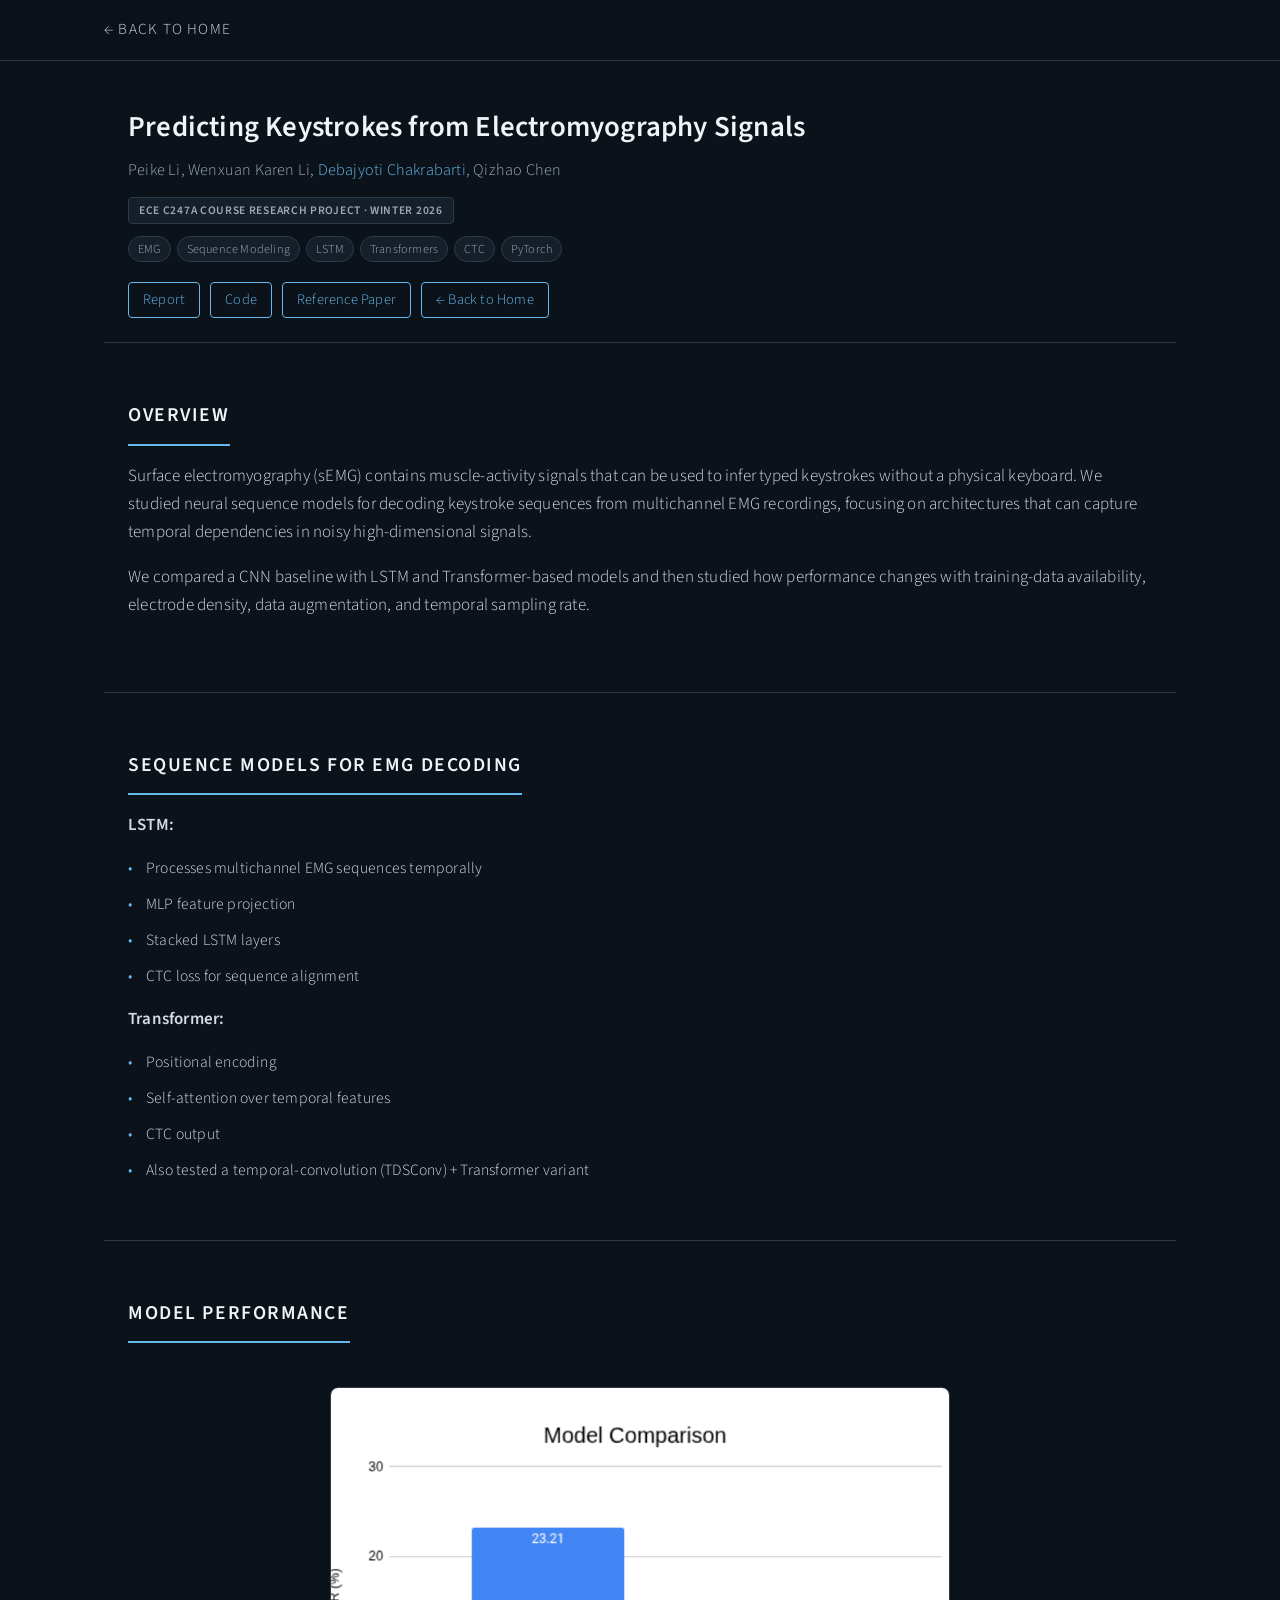
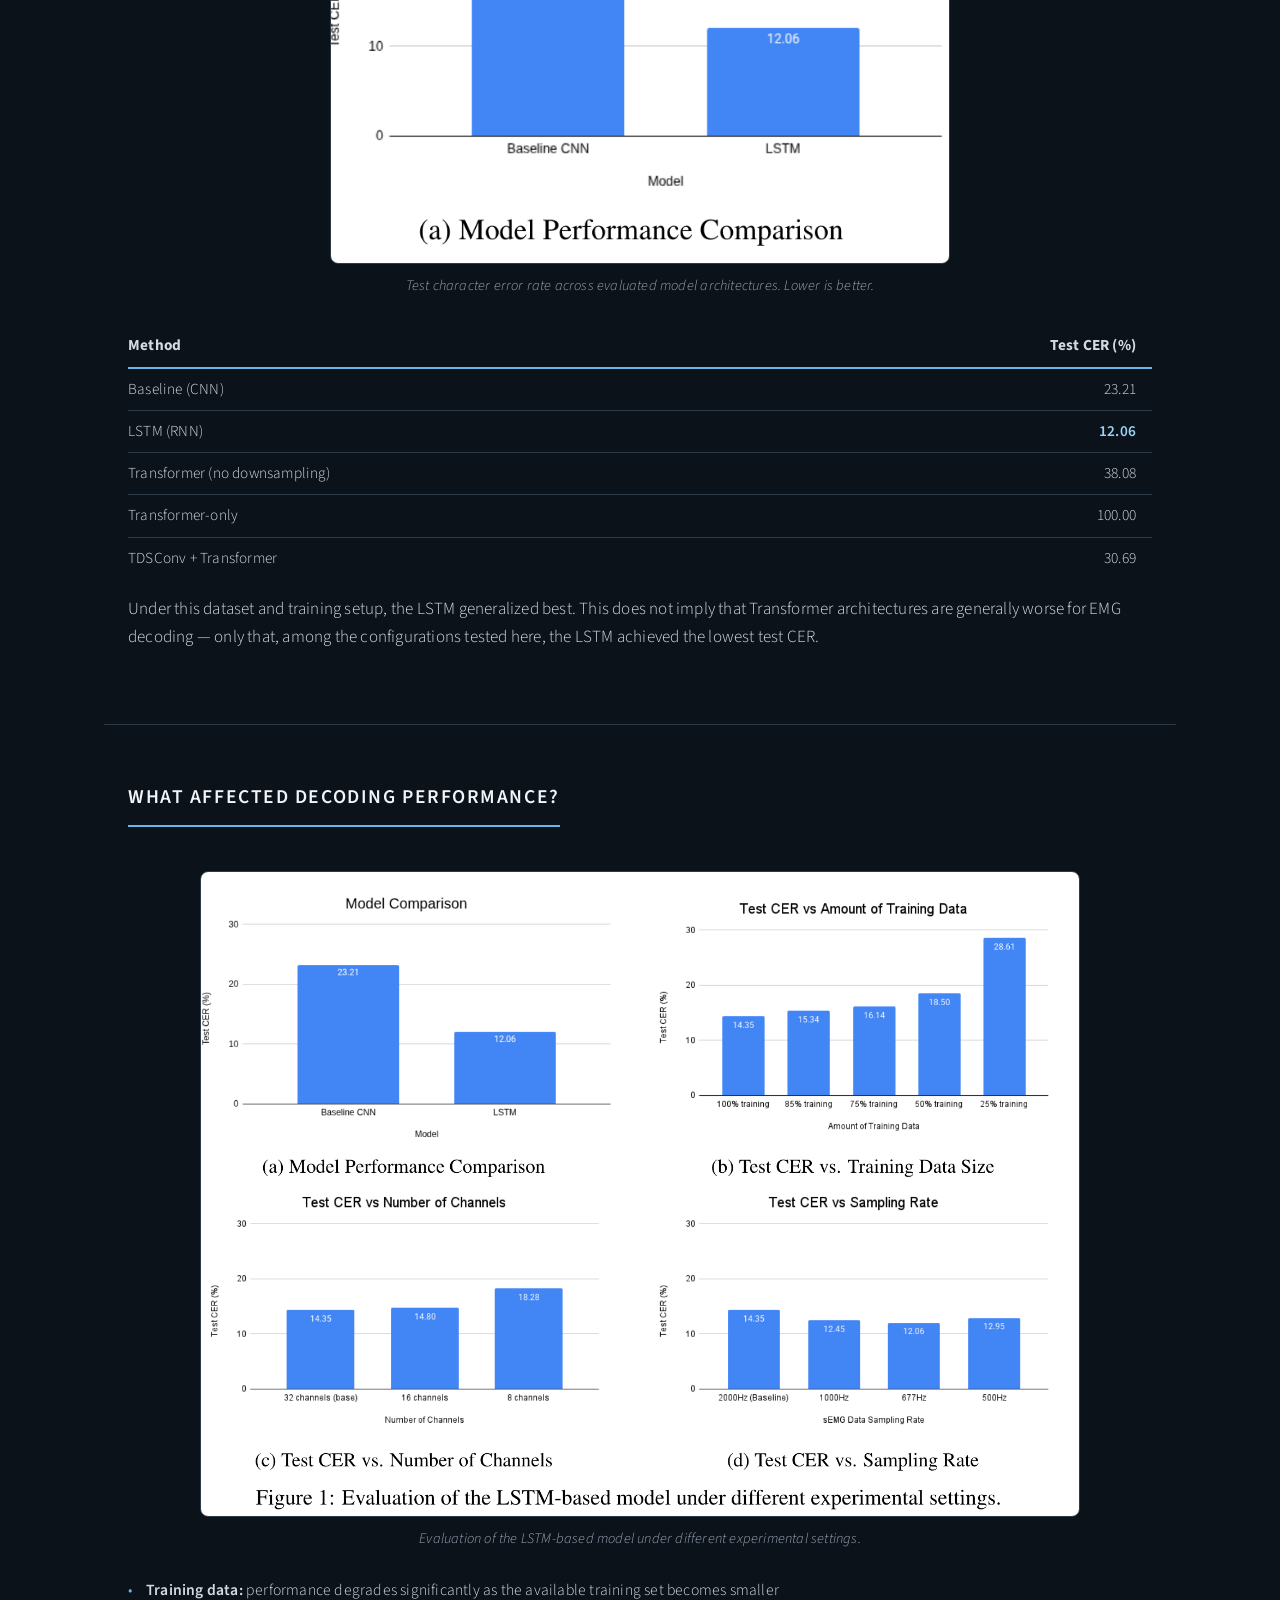
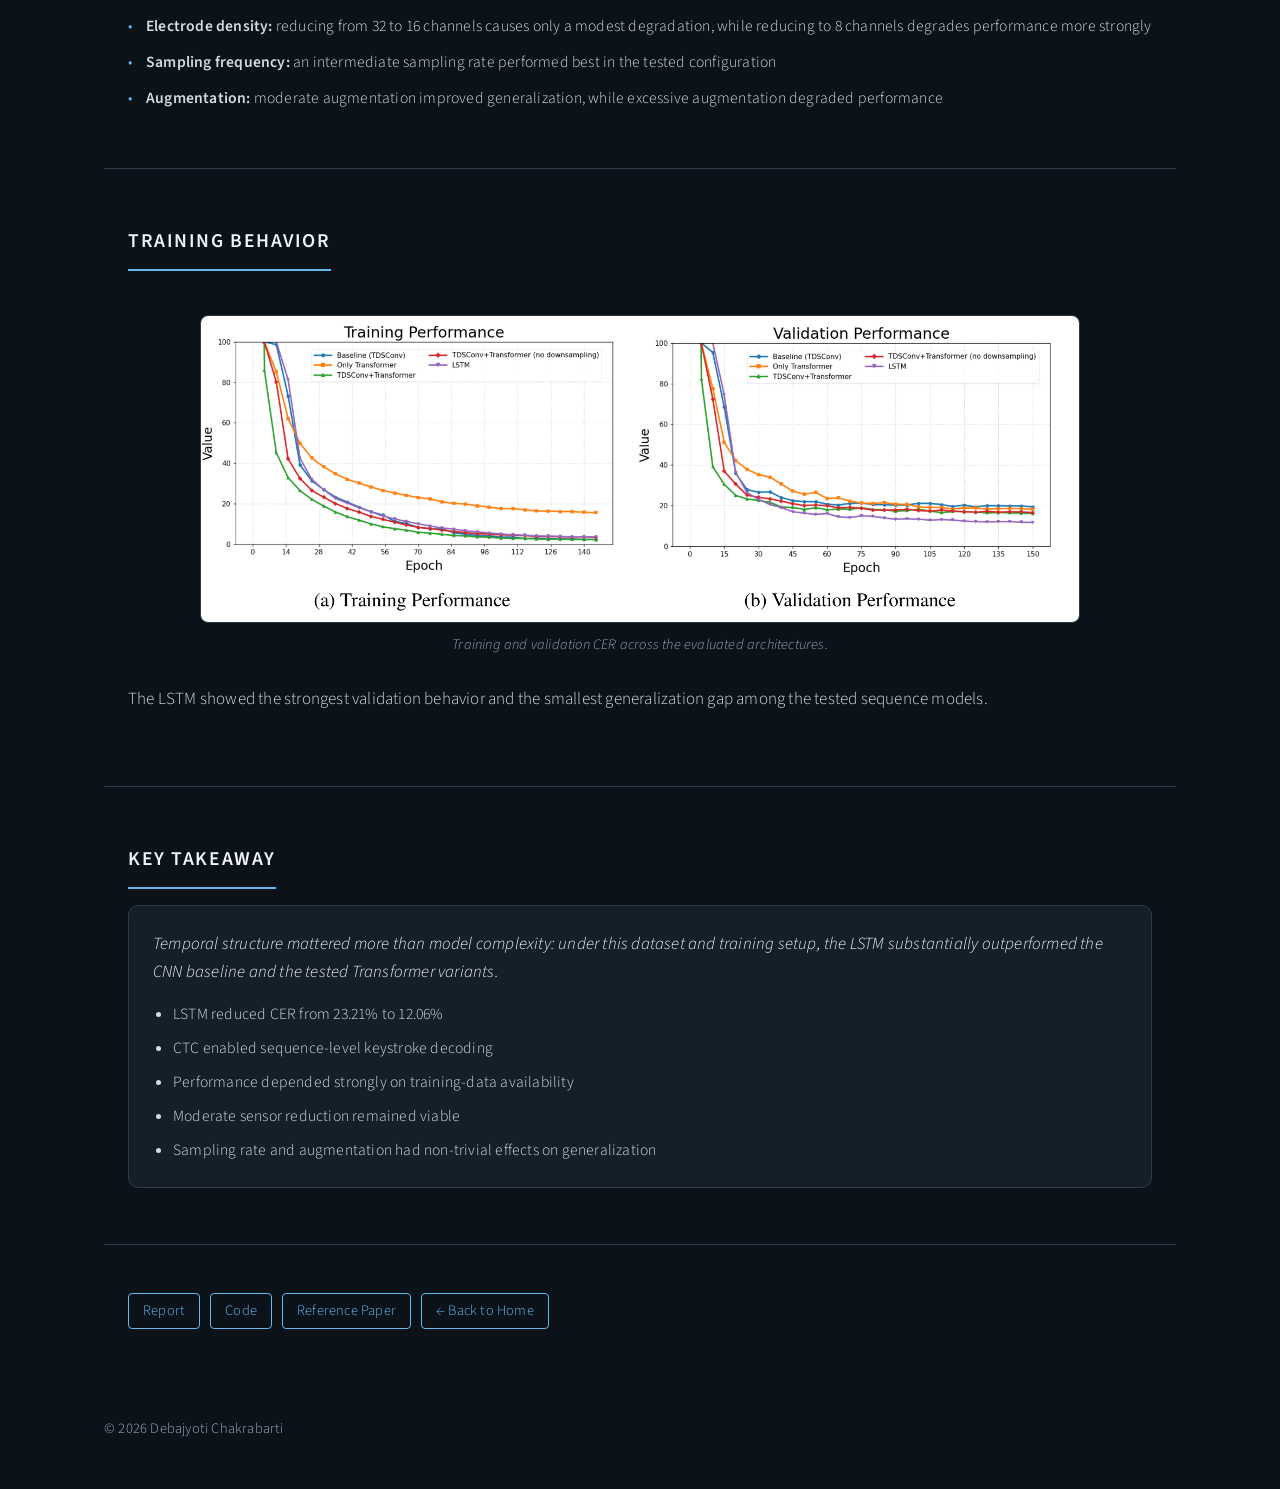
<file: projects/emg-keystrokes.html>
<!DOCTYPE html>
<html lang="en">

<head>
    <meta charset="UTF-8" />
    <meta name="viewport" content="width=device-width, initial-scale=1" />
    <link href="https://fonts.googleapis.com/css2?family=Source+Sans+Pro:wght@200;300;400;600;700;900&display=swap"
        rel="stylesheet">
    <link rel="stylesheet" type="text/css" href="../assets/css/style.css" />
    <script src="../assets/js/theme.js"></script>
    <title>EMG Keystroke Decoding — Debajyoti Chakrabarti</title>
    <link rel="icon" type="image/x-icon" href="../assets/images/ucla.ico">
</head>

<body>
    <header id="header">
        <nav class="container nav">
            <a href="../index.html">&larr; Back to Home</a>
        </nav>
    </header>

    <main class="container research-main">
        <!-- HERO -->
        <section class="section" style="padding-top: 48px; padding-bottom: 24px;">
            <h1 style="font-size: 1.7em; margin: 0 0 10px 0; line-height: 1.3;">Predicting Keystrokes from
                Electromyography Signals</h1>
            <p class="sub-role" style="margin-bottom: 14px;">Peike Li, Wenxuan Karen Li, <a
                    href="../index.html#about">Debajyoti Chakrabarti</a>, Qizhao Chen</p>
            <div class="feature-heading">
                <span class="badge badge-course">ECE C247A Course Research Project &middot; Winter 2026</span>
            </div>
            <div class="tag-row" style="margin-top: 12px;">
                <span class="tag">EMG</span>
                <span class="tag">Sequence Modeling</span>
                <span class="tag">LSTM</span>
                <span class="tag">Transformers</span>
                <span class="tag">CTC</span>
                <span class="tag">PyTorch</span>
            </div>
            <div class="btn-row" style="margin-top: 20px;">
                <a class="btn-link" href="../assets/docs/projects/emg_keystrokes/report.pdf" target="_blank"
                    rel="noopener">Report</a>
                <a class="btn-link" href="https://github.com/practice-lab-ucla/c247a" target="_blank"
                    rel="noopener">Code</a>
                <a class="btn-link" href="https://arxiv.org/abs/2410.20081" target="_blank"
                    rel="noopener">Reference Paper</a>
                <a class="btn-link" href="../index.html#projects">&larr; Back to Home</a>
            </div>
        </section>

        <div class="divider"></div>

        <!-- OVERVIEW -->
        <section id="overview" class="section research-section">
            <h2>Overview</h2>
            <p>Surface electromyography (sEMG) contains muscle-activity signals that can be used to infer typed
                keystrokes without a physical keyboard. We studied neural sequence models for decoding keystroke
                sequences from multichannel EMG recordings, focusing on architectures that can capture temporal
                dependencies in noisy high-dimensional signals.</p>
            <p>We compared a CNN baseline with LSTM and Transformer-based models and then studied how
                performance changes with training-data availability, electrode density, data augmentation, and
                temporal sampling rate.</p>
        </section>

        <div class="divider"></div>

        <!-- MODELS -->
        <section id="models" class="section research-section">
            <h2>Sequence Models for EMG Decoding</h2>
            <p><strong>LSTM:</strong></p>
            <ul class="simple-list" style="margin-bottom: 16px;">
                <li>Processes multichannel EMG sequences temporally</li>
                <li>MLP feature projection</li>
                <li>Stacked LSTM layers</li>
                <li>CTC loss for sequence alignment</li>
            </ul>
            <p><strong>Transformer:</strong></p>
            <ul class="simple-list">
                <li>Positional encoding</li>
                <li>Self-attention over temporal features</li>
                <li>CTC output</li>
                <li>Also tested a temporal-convolution (TDSConv) + Transformer variant</li>
            </ul>
        </section>

        <div class="divider"></div>

        <!-- MAIN RESULT -->
        <section id="results" class="section research-section">
            <h2>Model Performance</h2>
            <figure class="research-figure figure-medium">
                <img src="../assets/images/projects/emg_keystrokes/model_comparison.png" class="card-image"
                    alt="Bar chart comparing test character error rate: 23.21% for the CNN baseline versus 12.06% for the LSTM model." />
                <figcaption class="figure-caption">Test character error rate across evaluated model
                    architectures. Lower is better.</figcaption>
            </figure>
            <div class="results-table-wrap">
                <table class="results-table">
                    <thead>
                        <tr>
                            <th>Method</th>
                            <th>Test CER (%)</th>
                        </tr>
                    </thead>
                    <tbody>
                        <tr>
                            <td>Baseline (CNN)</td>
                            <td>23.21</td>
                        </tr>
                        <tr>
                            <td>LSTM (RNN)</td>
                            <td class="highlight">12.06</td>
                        </tr>
                        <tr>
                            <td>Transformer (no downsampling)</td>
                            <td>38.08</td>
                        </tr>
                        <tr>
                            <td>Transformer-only</td>
                            <td>100.00</td>
                        </tr>
                        <tr>
                            <td>TDSConv + Transformer</td>
                            <td>30.69</td>
                        </tr>
                    </tbody>
                </table>
            </div>
            <p>Under this dataset and training setup, the LSTM generalized best. This does not imply that
                Transformer architectures are generally worse for EMG decoding &mdash; only that, among the
                configurations tested here, the LSTM achieved the lowest test CER.</p>
        </section>

        <div class="divider"></div>

        <!-- ABLATIONS -->
        <section id="ablations" class="section research-section">
            <h2>What Affected Decoding Performance?</h2>
            <figure class="research-figure">
                <img src="../assets/images/projects/emg_keystrokes/lstm_ablations.png" class="card-image"
                    alt="Four-panel figure: model comparison, test CER vs. training-data size, vs. number of channels, and vs. sampling rate." />
                <figcaption class="figure-caption">Evaluation of the LSTM-based model under different
                    experimental settings.</figcaption>
            </figure>
            <ul class="simple-list" style="margin-top: 16px;">
                <li><strong>Training data:</strong> performance degrades significantly as the available training
                    set becomes smaller</li>
                <li><strong>Electrode density:</strong> reducing from 32 to 16 channels causes only a modest
                    degradation, while reducing to 8 channels degrades performance more strongly</li>
                <li><strong>Sampling frequency:</strong> an intermediate sampling rate performed best in the
                    tested configuration</li>
                <li><strong>Augmentation:</strong> moderate augmentation improved generalization, while excessive
                    augmentation degraded performance</li>
            </ul>
        </section>

        <div class="divider"></div>

        <!-- TRAINING BEHAVIOR -->
        <section id="training" class="section research-section">
            <h2>Training Behavior</h2>
            <figure class="research-figure">
                <img src="../assets/images/projects/emg_keystrokes/training_curves.png" class="card-image"
                    alt="Training and validation CER curves across the evaluated architectures." />
                <figcaption class="figure-caption">Training and validation CER across the evaluated
                    architectures.</figcaption>
            </figure>
            <p>The LSTM showed the strongest validation behavior and the smallest generalization gap among the
                tested sequence models.</p>
        </section>

        <div class="divider"></div>

        <!-- KEY TAKEAWAY -->
        <section id="takeaway" class="section research-section">
            <h2>Key Takeaway</h2>
            <div class="callout">
                <p style="margin: 0 0 16px 0; font-style: italic; color: var(--navy-dark);">Temporal structure
                    mattered more than model complexity: under this dataset and training setup, the LSTM
                    substantially outperformed the CNN baseline and the tested Transformer variants.</p>
                <ul>
                    <li>LSTM reduced CER from 23.21% to 12.06%</li>
                    <li>CTC enabled sequence-level keystroke decoding</li>
                    <li>Performance depended strongly on training-data availability</li>
                    <li>Moderate sensor reduction remained viable</li>
                    <li>Sampling rate and augmentation had non-trivial effects on generalization</li>
                </ul>
            </div>
        </section>

        <div class="divider"></div>

        <section class="section research-section" style="padding-top: 32px;">
            <div class="btn-row">
                <a class="btn-link" href="../assets/docs/projects/emg_keystrokes/report.pdf" target="_blank"
                    rel="noopener">Report</a>
                <a class="btn-link" href="https://github.com/practice-lab-ucla/c247a" target="_blank"
                    rel="noopener">Code</a>
                <a class="btn-link" href="https://arxiv.org/abs/2410.20081" target="_blank"
                    rel="noopener">Reference Paper</a>
                <a class="btn-link" href="../index.html#projects">&larr; Back to Home</a>
            </div>
        </section>
    </main>

    <footer class="container footer">
        <p>&copy; 2026 Debajyoti Chakrabarti</p>
    </footer>
</body>

</html>
</file>
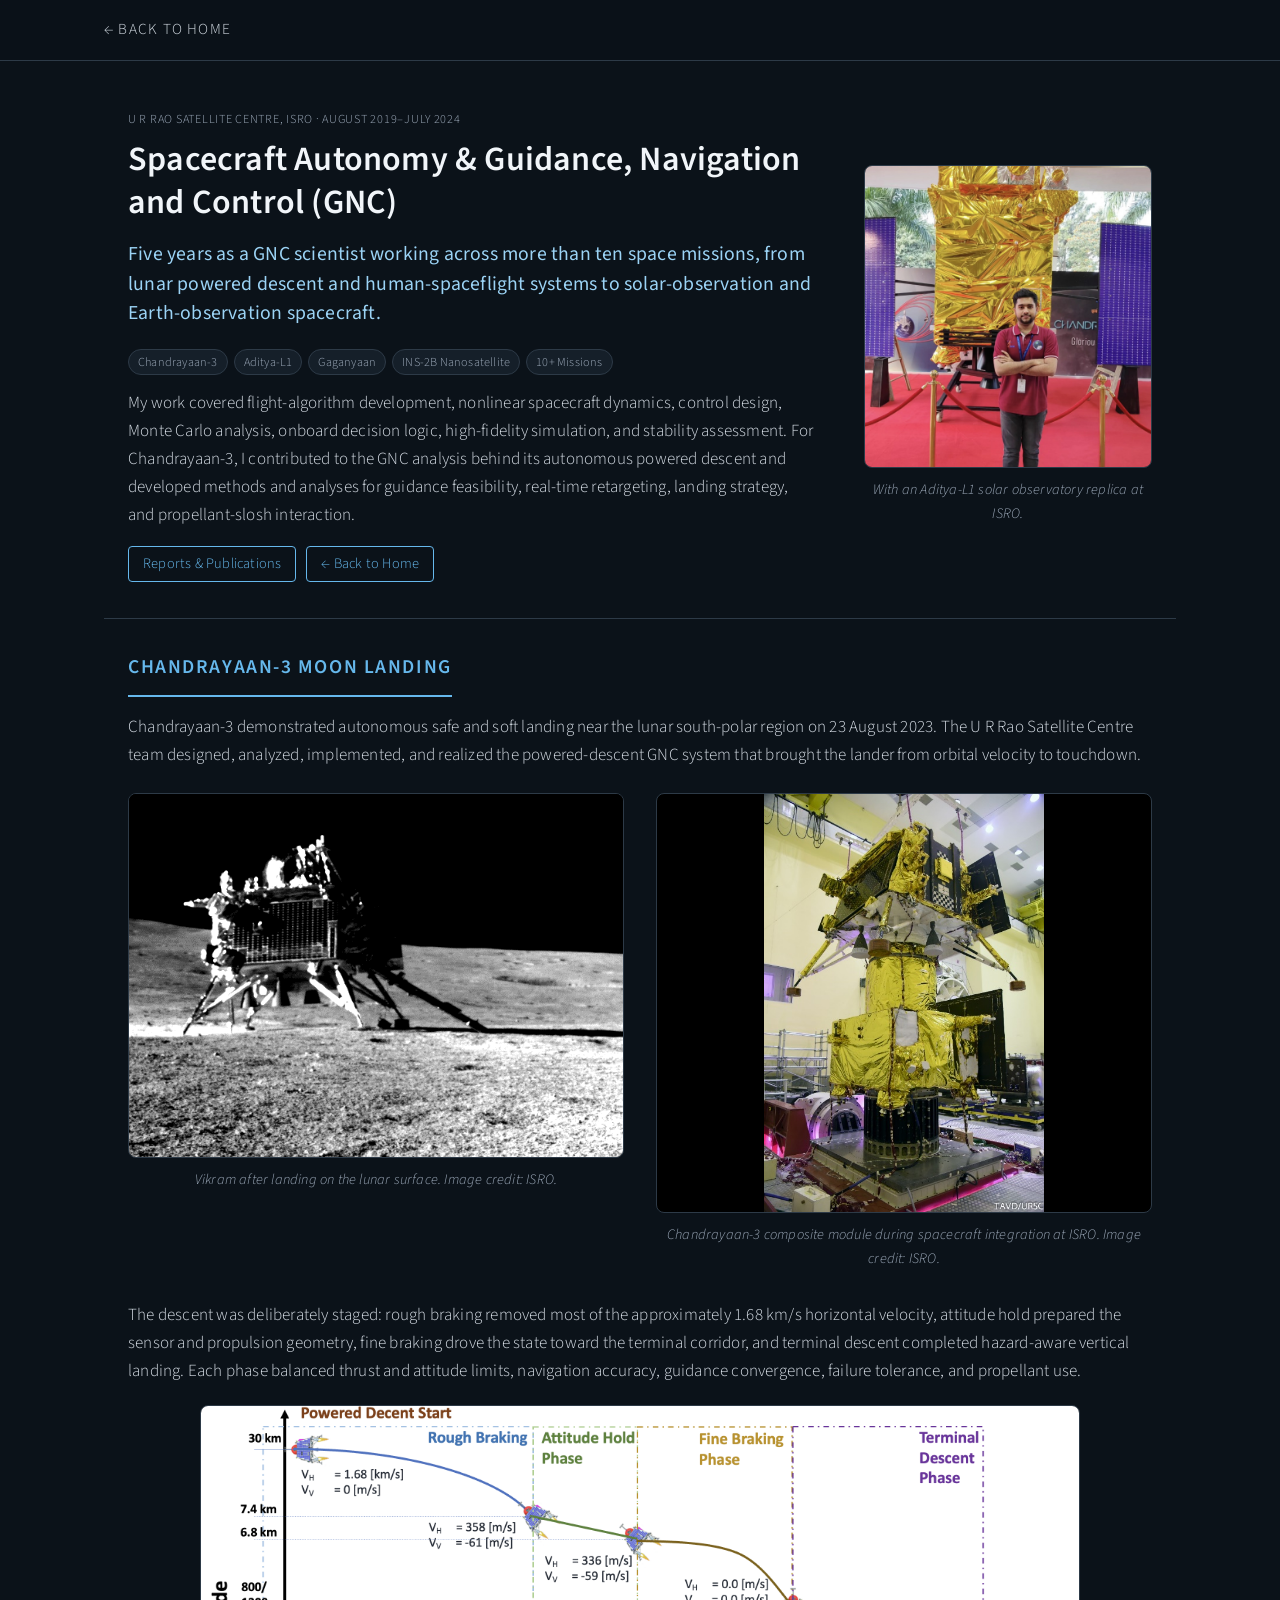
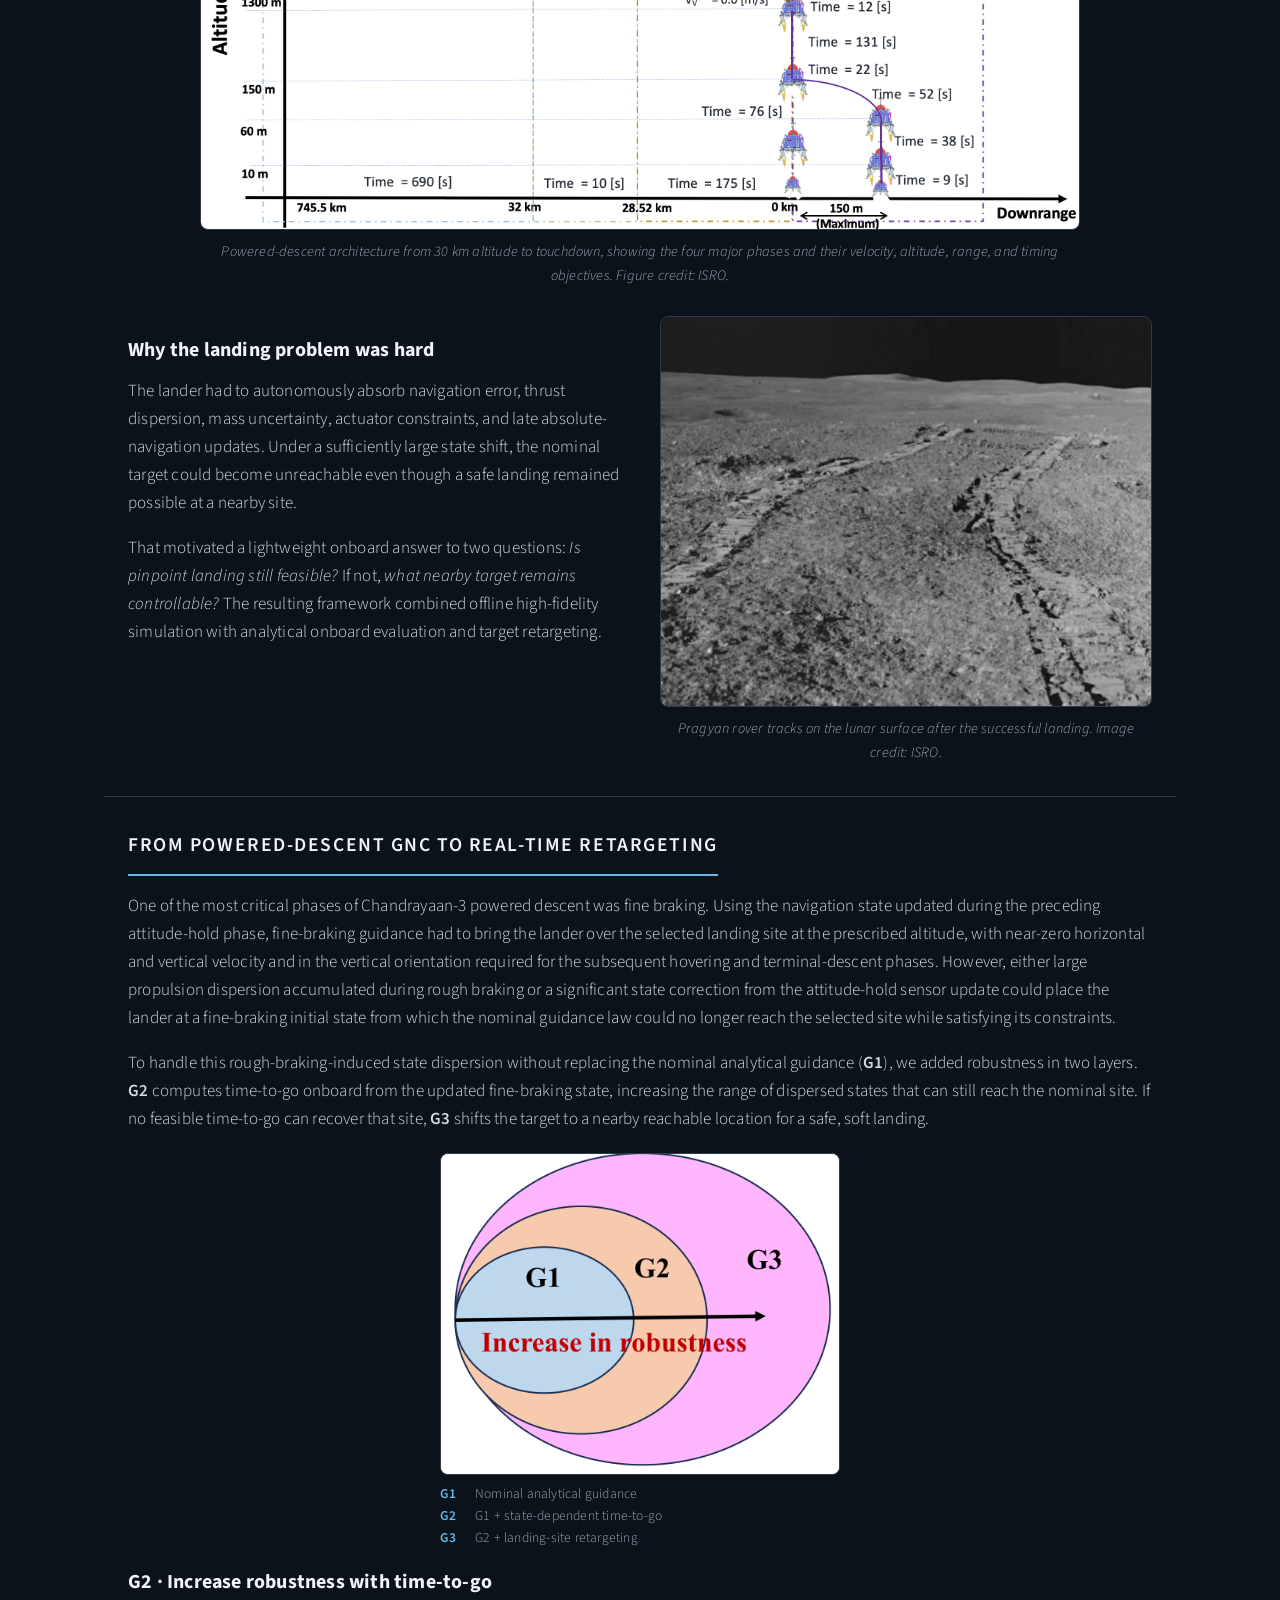
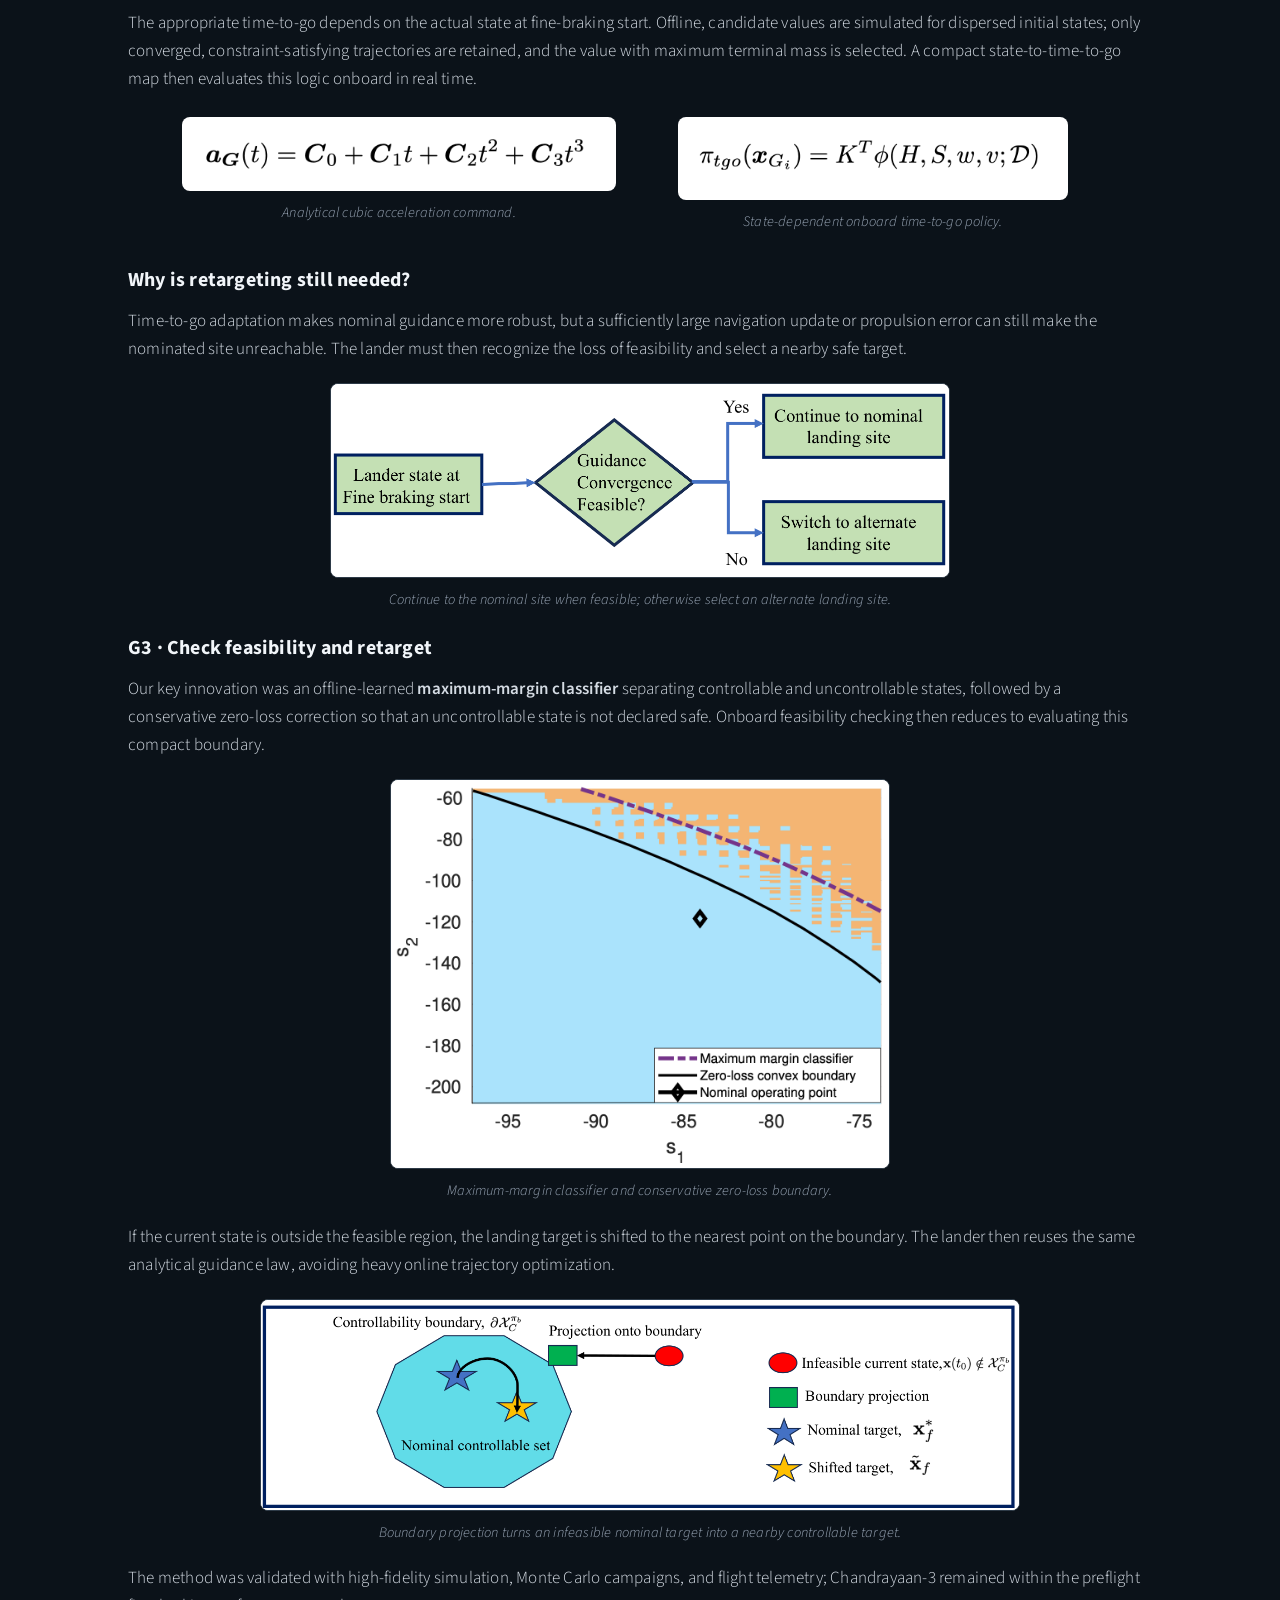
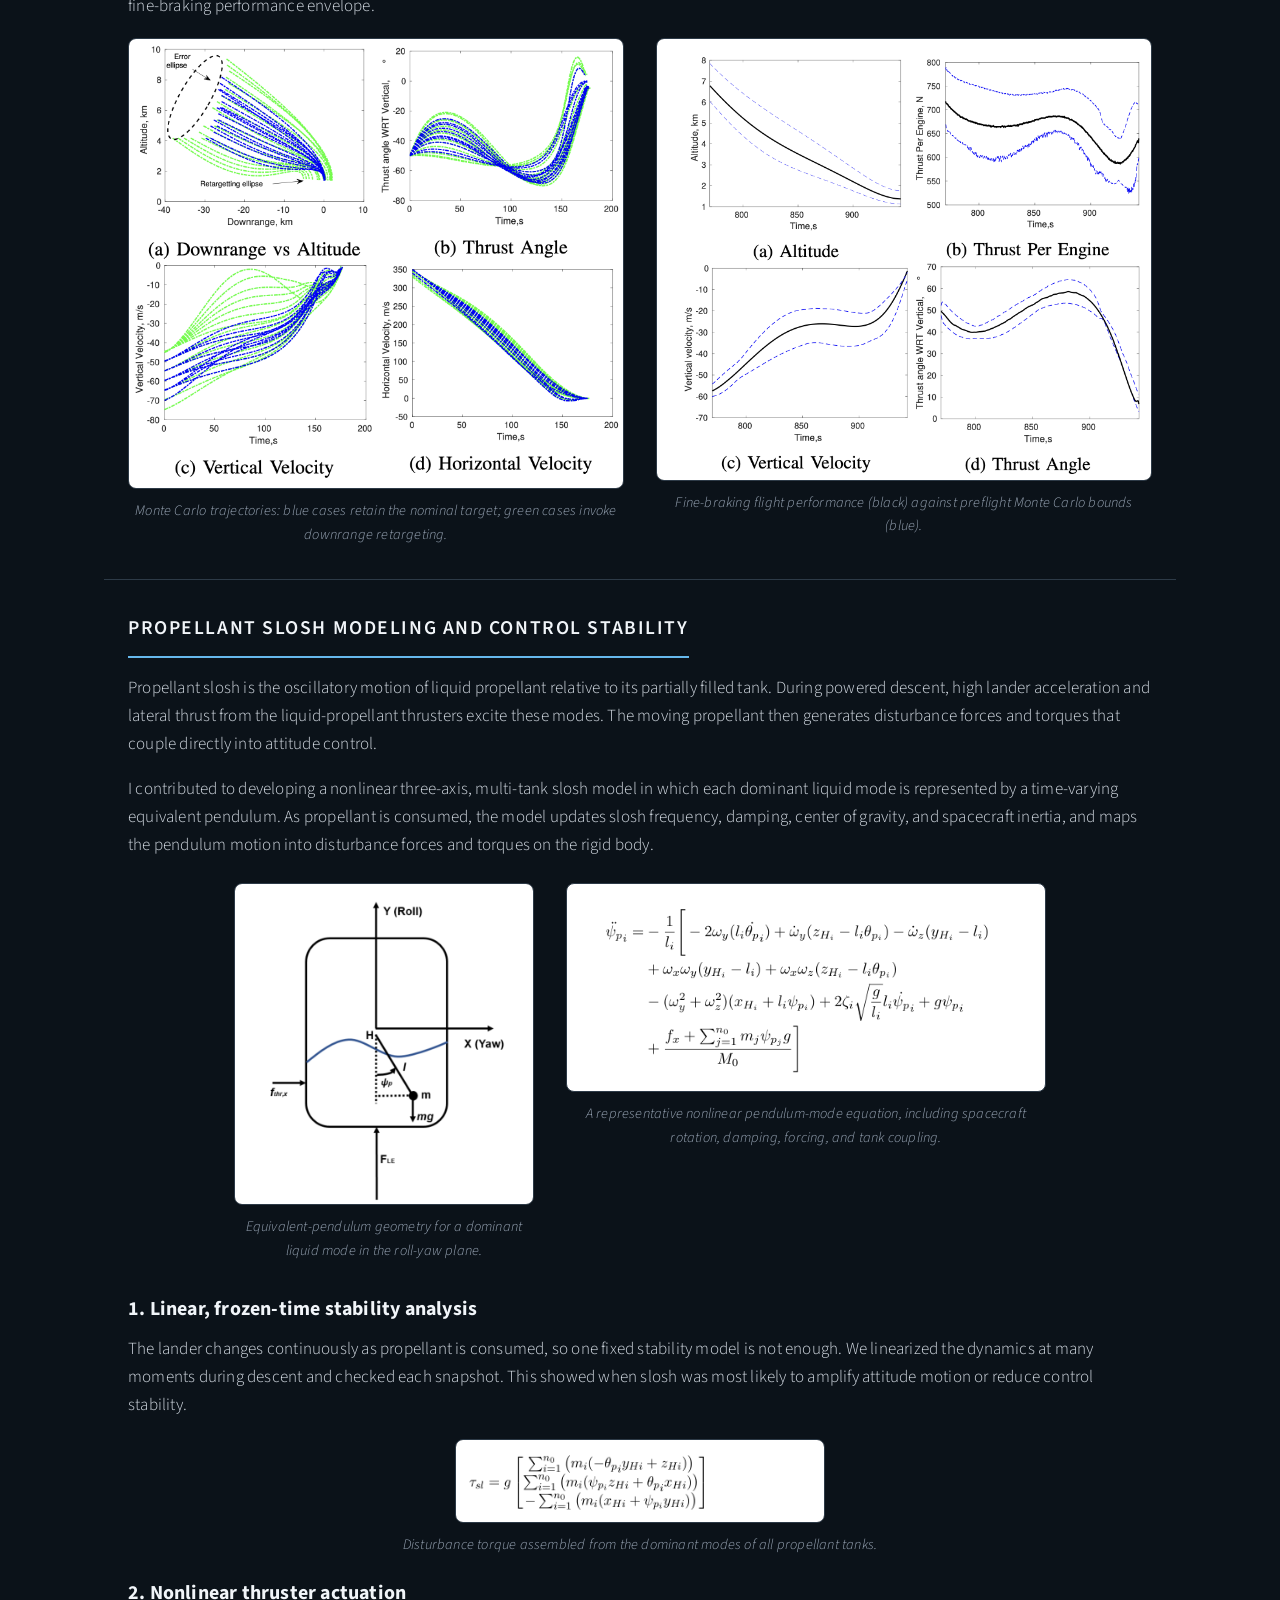
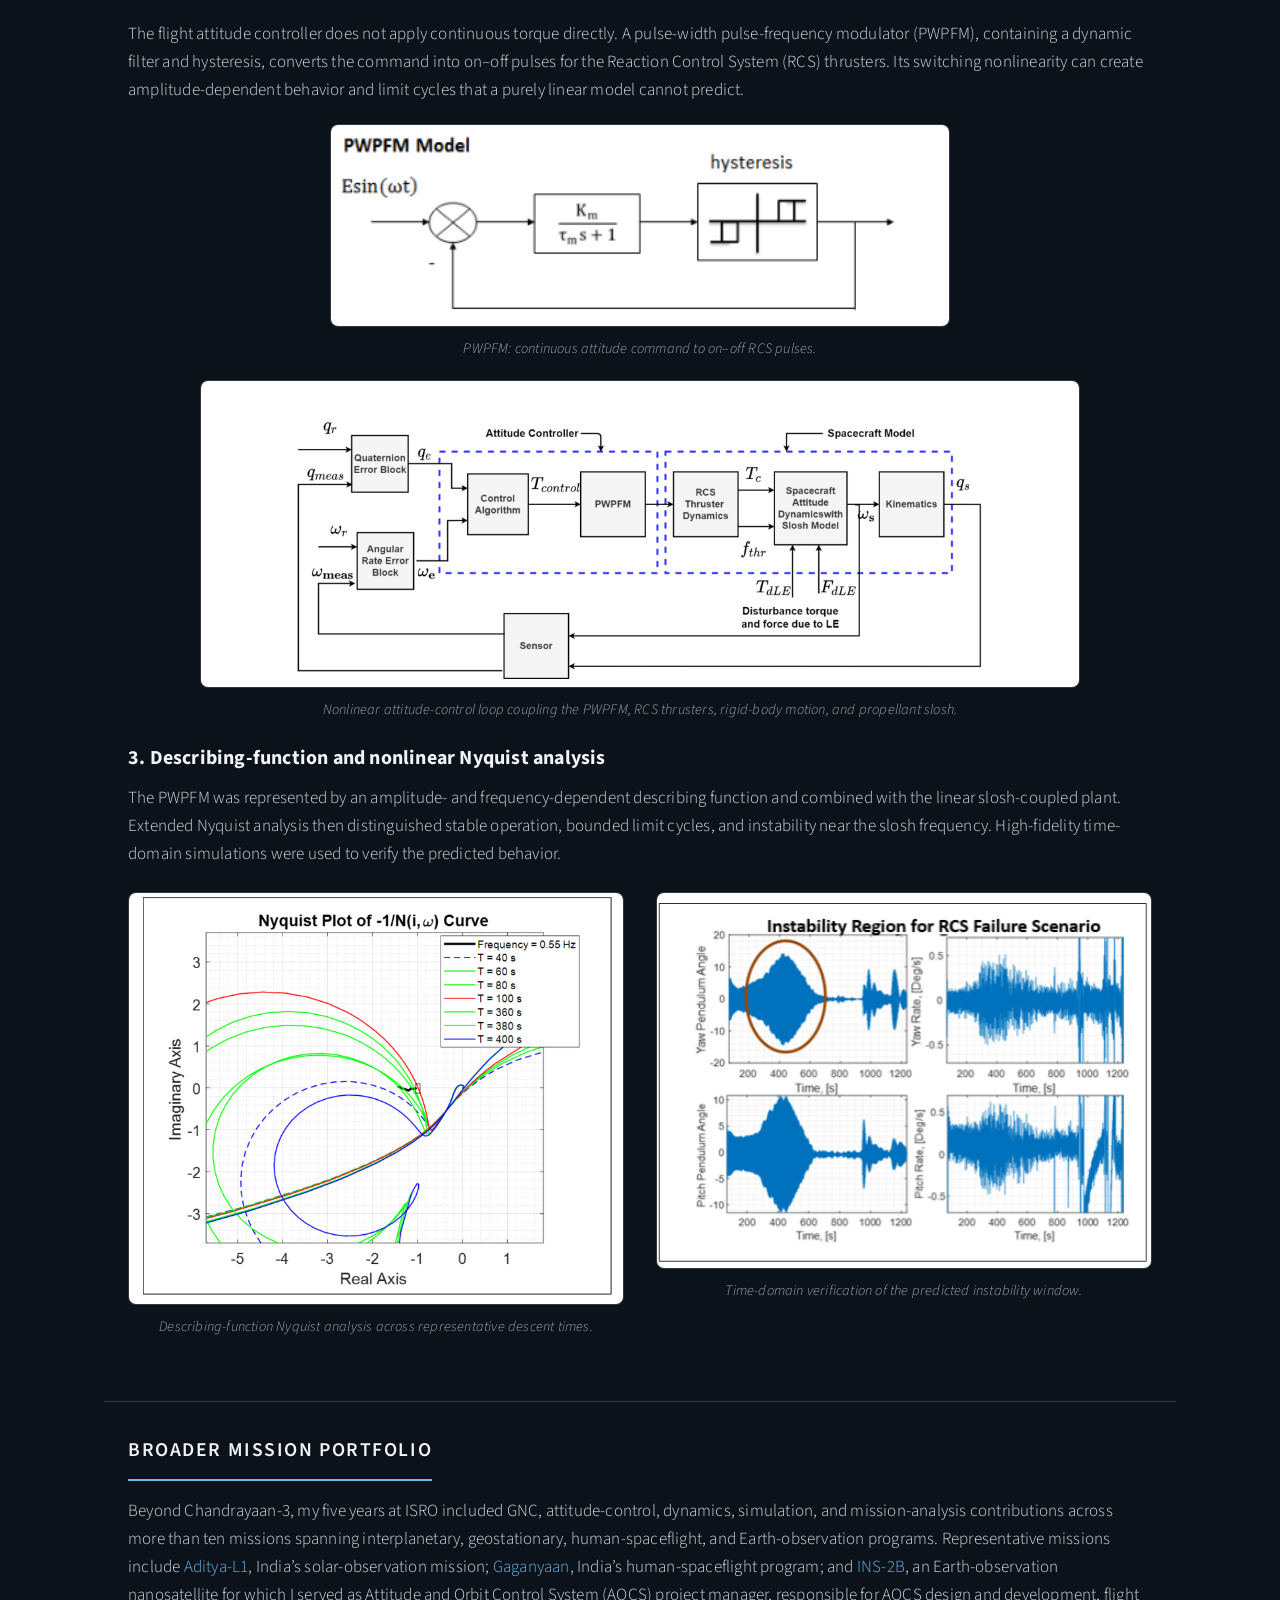
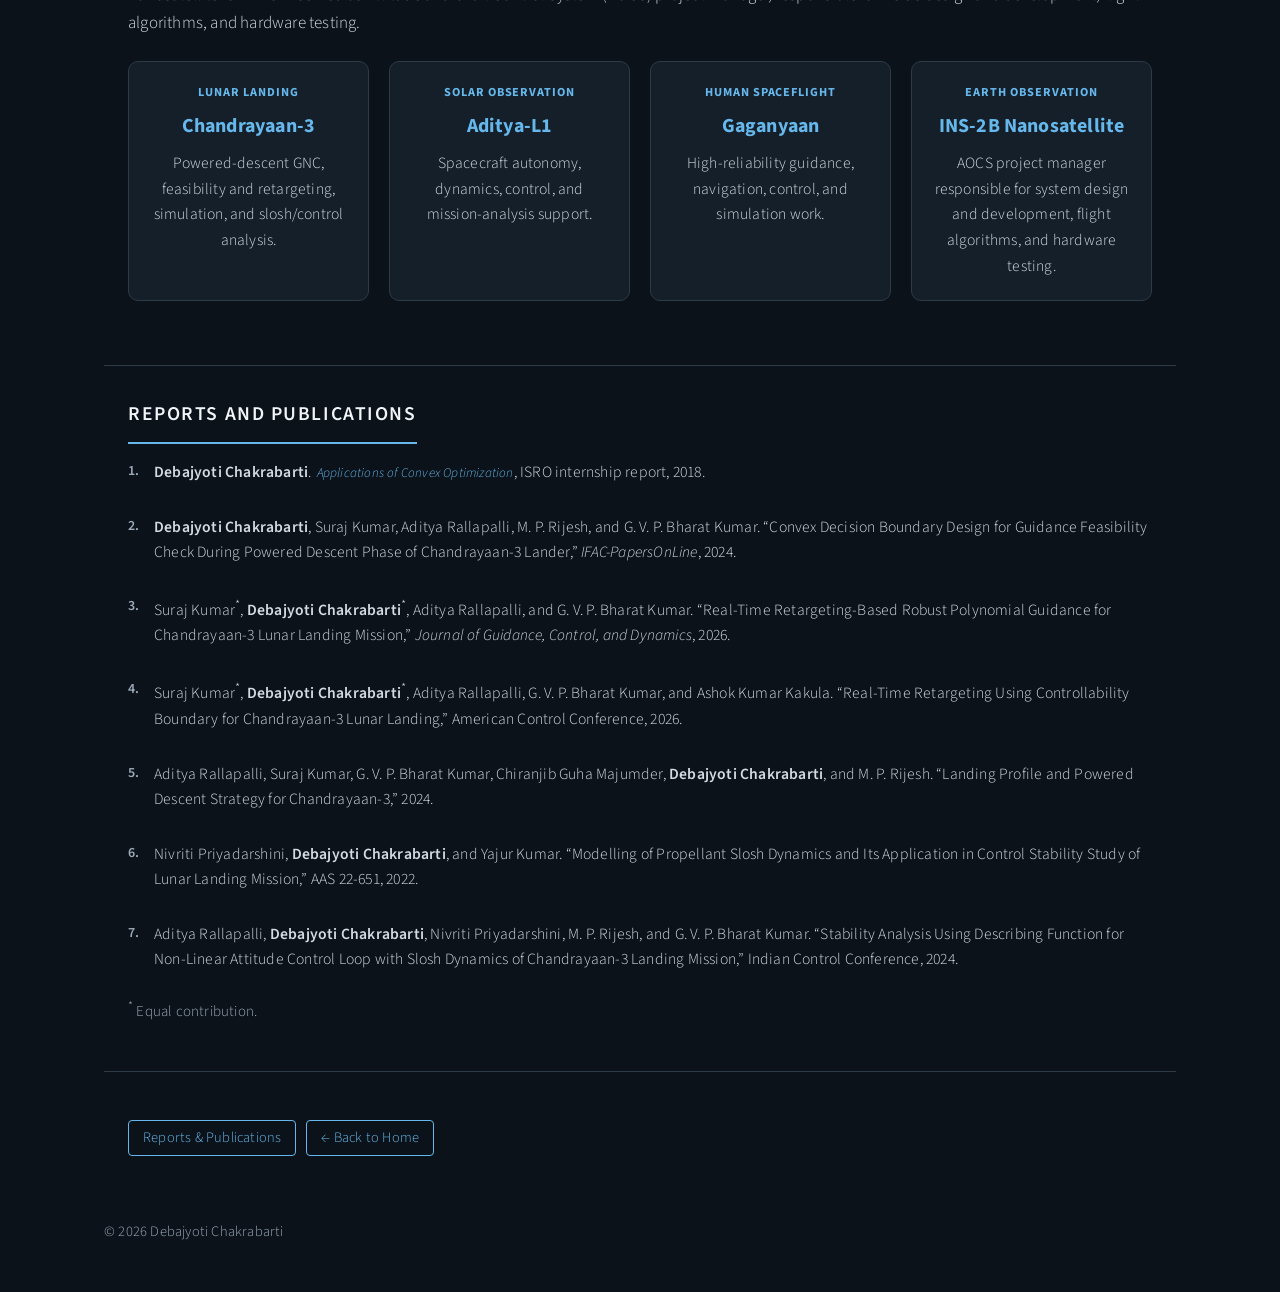
<file: projects/isro-gnc.html>
<!DOCTYPE html>
<html lang="en">

<head>
    <meta charset="UTF-8" />
    <meta name="viewport" content="width=device-width, initial-scale=1" />
    <link href="https://fonts.googleapis.com/css2?family=Source+Sans+Pro:wght@200;300;400;600;700;900&display=swap"
        rel="stylesheet">
    <link rel="stylesheet" type="text/css" href="../assets/css/style.css" />
    <script src="../assets/js/theme.js"></script>
    <title>Spacecraft Autonomy &amp; GNC at ISRO — Debajyoti Chakrabarti</title>
    <link rel="icon" type="image/x-icon" href="../assets/images/ucla.ico">
</head>

<body>
    <header id="header">
        <nav class="container nav">
            <a href="../index.html#isro">&larr; Back to Home</a>
        </nav>
    </header>

    <main class="container research-main compact-sections">
        <section class="section isro-hero-section">
            <div class="isro-hero-grid">
                <div class="isro-hero-copy">
                    <p class="status-line">U R Rao Satellite Centre, ISRO &middot; August 2019&ndash;July 2024</p>
                    <h1>Spacecraft Autonomy &amp; Guidance, Navigation and Control (GNC)</h1>
                    <p class="isro-hero-lead">Five years as a GNC scientist working across more than ten space
                        missions, from lunar powered descent and human-spaceflight systems to solar-observation and
                        Earth-observation spacecraft.</p>
                    <div class="tag-row">
                        <a class="tag" href="https://www.isro.gov.in/Chandrayaan3_Details.html" target="_blank"
                            rel="noopener">Chandrayaan-3</a>
                        <a class="tag" href="https://www.isro.gov.in/Aditya_L1-MissionDetails.html" target="_blank"
                            rel="noopener">Aditya-L1</a>
                        <a class="tag" href="https://www.isro.gov.in/Gaganyaan.html" target="_blank"
                            rel="noopener">Gaganyaan</a>
                        <a class="tag" href="https://space.skyrocket.de/doc_sdat/ins-2b.htm" target="_blank"
                            rel="noopener">INS-2B Nanosatellite</a>
                        <span class="tag">10+ Missions</span>
                    </div>
                    <p>My work covered flight-algorithm development, nonlinear spacecraft dynamics, control design,
                        Monte Carlo analysis, onboard decision logic, high-fidelity simulation, and stability
                        assessment. For Chandrayaan-3, I contributed to the GNC analysis behind its autonomous powered
                        descent and developed methods and analyses for guidance feasibility, real-time retargeting,
                        landing strategy, and propellant-slosh interaction.</p>
                    <div class="btn-row">
                        <a class="btn-link" href="#technical-publications">Reports &amp; Publications</a>
                        <a class="btn-link" href="../index.html#isro">&larr; Back to Home</a>
                    </div>
                </div>
                <figure class="isro-portrait">
                    <img src="../assets/images/isro/debajyoti_chandrayaan3.jpg" class="card-image"
                        alt="Debajyoti Chakrabarti standing in front of an Aditya-L1 solar observatory replica at ISRO" />
                    <figcaption class="figure-caption">With an Aditya-L1 solar observatory replica at ISRO.</figcaption>
                </figure>
            </div>
        </section>

        <div class="divider"></div>

        <section id="chandrayaan-3" class="section research-section">
            <h2><a href="https://www.isro.gov.in/Chandrayaan3_Details.html" target="_blank"
                    rel="noopener">Chandrayaan-3 Moon Landing</a></h2>
            <p>Chandrayaan-3 demonstrated autonomous safe and soft landing near the lunar south-polar region on
                23 August 2023. The U R Rao Satellite Centre team designed, analyzed, implemented, and realized the
                powered-descent GNC system that brought the lander from orbital velocity to touchdown.</p>
            <div class="figure-pair isro-opening-figures">
                <figure class="research-figure">
                    <img src="../assets/images/isro/ch3_lander_on_moon.png" class="card-image"
                        alt="Chandrayaan-3 Vikram lander on the lunar surface" />
                    <figcaption class="figure-caption">Vikram after landing on the lunar surface. Image credit:
                        ISRO.</figcaption>
                </figure>
                <figure class="research-figure">
                    <img src="../assets/images/isro/ch3_composite_module.jpg" class="card-image"
                        alt="Chandrayaan-3 composite module during spacecraft integration at ISRO" />
                    <figcaption class="figure-caption">Chandrayaan-3 composite module during spacecraft
                        integration at ISRO. Image credit: ISRO.</figcaption>
                </figure>
            </div>
            <p>The descent was deliberately staged: rough braking removed most of the approximately 1.68 km/s
                horizontal velocity, attitude hold prepared the sensor and propulsion geometry, fine braking drove
                the state toward the terminal corridor, and terminal descent completed hazard-aware vertical
                landing. Each phase balanced thrust and attitude limits, navigation accuracy, guidance convergence,
                failure tolerance, and propellant use.</p>
            <figure class="research-figure isro-figure-wide">
                <img src="../assets/images/isro/powered_descent_profile.png" class="card-image"
                    alt="Chandrayaan-3 powered descent profile from 30 kilometers altitude through rough braking, attitude hold, fine braking, and terminal descent" />
                <figcaption class="figure-caption">Powered-descent architecture from 30 km altitude to touchdown,
                    showing the four major phases and their velocity, altitude, range, and timing objectives.
                    Figure credit: ISRO.
                </figcaption>
            </figure>
            <div class="twocol-grid isro-story-grid">
                <div class="twocol-text">
                    <h3>Why the landing problem was hard</h3>
                    <p>The lander had to autonomously absorb navigation error, thrust dispersion, mass uncertainty,
                        actuator constraints, and late absolute-navigation updates. Under a sufficiently large state
                        shift, the nominal target could become unreachable even though a safe landing remained
                        possible at a nearby site.</p>
                    <p>That motivated a lightweight onboard answer to two questions: <em>Is pinpoint landing still
                            feasible?</em> If not, <em>what nearby target remains controllable?</em> The resulting
                        framework combined offline high-fidelity simulation with analytical onboard evaluation and
                        target retargeting.</p>
                </div>
                <div class="twocol-figure">
                    <figure class="research-figure">
                        <img src="../assets/images/isro/pragyan_rover_tracks.jpg" class="card-image"
                            alt="Pragyan rover tracks on the lunar surface after the Chandrayaan-3 landing" />
                        <figcaption class="figure-caption">Pragyan rover tracks on the lunar surface after the
                            successful landing. Image credit: ISRO.</figcaption>
                    </figure>
                </div>
            </div>
        </section>

        <div class="divider"></div>

        <section id="gnc" class="section research-section">
            <h2>From Powered-Descent GNC to Real-Time Retargeting</h2>
            <p>One of the most critical phases of Chandrayaan-3 powered descent was fine braking. Using the navigation
                state updated during the preceding attitude-hold phase, fine-braking guidance had to bring the lander
                over the selected landing site at the prescribed altitude, with near-zero horizontal and vertical
                velocity and in the vertical orientation required for the subsequent hovering and terminal-descent
                phases. However, either large propulsion dispersion accumulated during rough braking or a significant
                state correction from the attitude-hold sensor update could place the lander at a fine-braking initial
                state from which the nominal guidance law could no longer reach the selected site while satisfying its
                constraints.</p>
            <p>To handle this rough-braking-induced state dispersion without replacing the nominal analytical
                guidance (<strong>G1</strong>), we added robustness in two layers. <strong>G2</strong> computes
                time-to-go onboard from the updated fine-braking state, increasing the range of dispersed states that
                can still reach the nominal site. If no feasible time-to-go can recover that site, <strong>G3</strong>
                shifts the target to a nearby reachable location for a safe, soft landing.</p>

            <figure class="research-figure isro-component-figure isro-robustness-figure">
                <img src="../assets/images/isro/retargeting_components/guidance_robustness_layers.png"
                    class="card-image" alt="Nested guidance capabilities showing increasing robustness from base guidance through time-to-go adaptation and retargeting" />
                <div class="isro-guidance-key">
                    <span><strong>G1</strong> Nominal analytical guidance</span>
                    <span><strong>G2</strong> G1 + state-dependent time-to-go</span>
                    <span><strong>G3</strong> G2 + landing-site retargeting</span>
                </div>
            </figure>

            <h3>G2 &middot; Increase robustness with time-to-go</h3>
            <p>The appropriate time-to-go depends on the actual state at fine-braking start. Offline, candidate values
                are simulated for dispersed initial states; only converged, constraint-satisfying trajectories are
                retained, and the value with maximum terminal mass is selected. A compact state-to-time-to-go map then
                evaluates this logic onboard in real time.</p>
            <div class="figure-pair isro-equation-pair isro-base-equations">
                <figure class="research-figure equation-figure">
                    <img src="../assets/images/isro/polynomial_guidance_law.png" class="card-image"
                        alt="Cubic polynomial acceleration law used by the base guidance policy" />
                    <figcaption class="figure-caption">Analytical cubic acceleration command.</figcaption>
                </figure>
                <figure class="research-figure equation-figure isro-tgo-figure">
                    <img src="../assets/images/isro/time_to_go_policy.png" class="card-image"
                        alt="Learned time-to-go policy based on altitude, downrange, velocity, and the offline dataset" />
                    <figcaption class="figure-caption caption-nowrap">State-dependent onboard time-to-go policy.</figcaption>
                </figure>
            </div>

            <h3>Why is retargeting still needed?</h3>
            <p>Time-to-go adaptation makes nominal guidance more robust, but a sufficiently large navigation update or
                propulsion error can still make the nominated site unreachable. The lander must then recognize the
                loss of feasibility and select a nearby safe target.</p>
            <figure class="research-figure isro-flow-figure figure-medium">
                <img src="../assets/images/isro/retargeting_components/feasibility_decision_flow.png"
                    class="card-image" alt="Decision flow that retains the nominal landing site when guidance is feasible and switches to an alternate site otherwise" />
                <figcaption class="figure-caption">Continue to the nominal site when feasible; otherwise select an
                    alternate landing site.</figcaption>
            </figure>

            <h3>G3 &middot; Check feasibility and retarget</h3>
            <p>Our key innovation was an offline-learned <strong>maximum-margin classifier</strong> separating
                controllable and uncontrollable states, followed by a conservative zero-loss correction so that an
                uncontrollable state is not declared safe. Onboard feasibility checking then reduces to evaluating
                this compact boundary.</p>
            <figure class="research-figure isro-component-figure isro-classifier-figure">
                <img src="../assets/images/isro/controllability_boundary.png" class="card-image"
                    alt="Maximum-margin classifier and conservative zero-loss controllability boundary" />
                <figcaption class="figure-caption caption-nowrap">Maximum-margin classifier and conservative
                    zero-loss boundary.</figcaption>
            </figure>

            <p>If the current state is outside the feasible region, the landing target is shifted to the nearest point
                on the boundary. The lander then reuses the same analytical guidance law, avoiding heavy online
                trajectory optimization.</p>
            <figure class="research-figure isro-flow-figure isro-projection-figure">
                <img src="../assets/images/isro/retargeting_components/retargeting_condition_diagram.png"
                    class="card-image" alt="Reduced-space diagram showing an infeasible current state projected to the controllability boundary and a shifted target" />
                <figcaption class="figure-caption caption-nowrap">Boundary projection turns an infeasible nominal
                    target into a nearby controllable target.</figcaption>
            </figure>
            <p>The method was validated with high-fidelity simulation, Monte Carlo campaigns, and flight telemetry;
                Chandrayaan-3 remained within the preflight fine-braking performance envelope.</p>

            <div class="figure-pair">
                <figure class="research-figure">
                    <img src="../assets/images/isro/retargeting_monte_carlo.png" class="card-image"
                        alt="Monte Carlo trajectories with nominal and retargeted Chandrayaan-3 guidance cases" />
                    <figcaption class="figure-caption">Monte Carlo trajectories: blue cases retain the nominal
                        target; green cases invoke downrange retargeting.</figcaption>
                </figure>
                <figure class="research-figure">
                    <img src="../assets/images/isro/flight_validation.png" class="card-image"
                        alt="Chandrayaan-3 fine-braking flight performance within Monte Carlo bounds" />
                    <figcaption class="figure-caption">Fine-braking flight performance (black) against preflight
                        Monte Carlo bounds (blue).</figcaption>
                </figure>
            </div>
        </section>

        <div class="divider"></div>

        <section id="slosh" class="section research-section">
            <h2>Propellant Slosh Modeling and Control Stability</h2>
            <p>Propellant slosh is the oscillatory motion of liquid propellant relative to its partially filled tank.
                During powered descent, high lander acceleration and lateral thrust from the liquid-propellant
                thrusters excite these modes. The moving propellant then generates disturbance forces and torques that
                couple directly into attitude control.</p>
            <p>I contributed to developing a nonlinear three-axis, multi-tank slosh model in which each dominant
                liquid mode is represented by a time-varying equivalent pendulum. As propellant is consumed, the model
                updates slosh frequency, damping, center of gravity, and spacecraft inertia, and maps the pendulum
                motion into disturbance forces and torques on the rigid body.</p>

            <div class="figure-pair isro-equation-pair slosh-model-pair">
                <figure class="research-figure figure-narrow">
                    <img src="../assets/images/isro/slosh_pendulum_geometry.png" class="card-image"
                        alt="Equivalent pendulum model of propellant slosh in the lander tank" />
                    <figcaption class="figure-caption">Equivalent-pendulum geometry for a dominant liquid mode in
                        the roll-yaw plane.</figcaption>
                </figure>
                <figure class="research-figure equation-figure">
                    <img src="../assets/images/isro/slosh_pendulum_dynamics.png" class="card-image"
                        alt="Nonlinear propellant slosh pendulum dynamics without an equation number" />
                    <figcaption class="figure-caption">A representative nonlinear pendulum-mode equation,
                        including spacecraft rotation, damping, forcing, and tank coupling.</figcaption>
                </figure>
            </div>

            <h3>1. Linear, frozen-time stability analysis</h3>
            <p>The lander changes continuously as propellant is consumed, so one fixed stability model is not enough.
                We linearized the dynamics at many moments during descent and checked each snapshot. This showed when
                slosh was most likely to amplify attitude motion or reduce control stability.</p>
            <figure class="research-figure slosh-equation-figure">
                <img src="../assets/images/isro/slosh_torque_equation.png" class="card-image"
                    alt="Three-axis disturbance torque generated by multiple propellant slosh modes" />
                <figcaption class="figure-caption">Disturbance torque assembled from the dominant modes of all
                    propellant tanks.</figcaption>
            </figure>

            <h3>2. Nonlinear thruster actuation</h3>
            <p>The flight attitude controller does not apply continuous torque directly. A pulse-width
                pulse-frequency modulator (PWPFM), containing a dynamic filter and hysteresis, converts the command
                into on&ndash;off pulses for the Reaction Control System (RCS) thrusters. Its switching nonlinearity can
                create amplitude-dependent behavior and limit cycles that a purely linear model cannot predict.</p>
            <figure class="research-figure figure-medium slosh-pwpf-figure">
                <img src="../assets/images/isro/pwpf_architecture.png" class="card-image"
                    alt="Pulse-width pulse-frequency modulator architecture with dynamic filter and hysteresis" />
                <figcaption class="figure-caption">PWPFM: continuous attitude command to on&ndash;off RCS pulses.</figcaption>
            </figure>
            <figure class="research-figure isro-figure-wide slosh-loop-figure">
                <img src="../assets/images/isro/slosh_control_loop.png" class="card-image"
                    alt="Closed-loop spacecraft attitude-control architecture with PWPF-modulated reaction-control thrusters and propellant slosh dynamics" />
                <figcaption class="figure-caption">Nonlinear attitude-control loop coupling the PWPFM, RCS thrusters,
                    rigid-body motion, and propellant slosh.</figcaption>
            </figure>

            <h3>3. Describing-function and nonlinear Nyquist analysis</h3>
            <p>The PWPFM was represented by an amplitude- and frequency-dependent describing function and combined
                with the linear slosh-coupled plant. Extended Nyquist analysis then distinguished stable operation,
                bounded limit cycles, and instability near the slosh frequency. High-fidelity time-domain simulations
                were used to verify the predicted behavior.</p>
            <div class="figure-pair isro-results-pair slosh-results-pair">
                <figure class="research-figure">
                    <img src="../assets/images/isro/slosh_nyquist.png" class="card-image"
                        alt="Nonlinear Nyquist plot for the PWPF modulator and slosh-coupled attitude loop" />
                    <figcaption class="figure-caption">Describing-function Nyquist analysis across representative
                        descent times.</figcaption>
                </figure>
                <figure class="research-figure">
                    <img src="../assets/images/isro/slosh_time_domain_instability.png" class="card-image"
                        alt="Time-domain slosh instability under a two-RCS failure scenario" />
                    <figcaption class="figure-caption">Time-domain verification of the predicted instability
                        window.</figcaption>
                </figure>
            </div>
        </section>

        <div class="divider"></div>

        <section id="missions" class="section research-section">
            <h2>Broader Mission Portfolio</h2>
            <p>Beyond Chandrayaan-3, my five years at ISRO included GNC, attitude-control, dynamics, simulation, and
                mission-analysis contributions across more than ten missions spanning interplanetary, geostationary,
                human-spaceflight, and Earth-observation programs. Representative missions include
                <a href="https://www.isro.gov.in/Aditya_L1-MissionDetails.html" target="_blank"
                    rel="noopener">Aditya-L1</a>, India&rsquo;s solar-observation mission;
                <a href="https://www.isro.gov.in/Gaganyaan.html" target="_blank" rel="noopener">Gaganyaan</a>,
                India&rsquo;s human-spaceflight program; and
                <a href="https://space.skyrocket.de/doc_sdat/ins-2b.htm" target="_blank" rel="noopener">INS-2B</a>,
                an Earth-observation nanosatellite for which I served as Attitude and Orbit Control System (AOCS)
                project manager, responsible for AOCS design and development, flight algorithms, and hardware
                testing.</p>
            <div class="stage-row isro-mission-row">
                <div class="stage-card">
                    <div class="stage-number">Lunar Landing</div>
                    <h3><a href="https://www.isro.gov.in/Chandrayaan3_Details.html" target="_blank"
                            rel="noopener">Chandrayaan-3</a></h3>
                    <p>Powered-descent GNC, feasibility and retargeting, simulation, and slosh/control analysis.</p>
                </div>
                <div class="stage-card">
                    <div class="stage-number">Solar Observation</div>
                    <h3><a href="https://www.isro.gov.in/Aditya_L1-MissionDetails.html" target="_blank"
                            rel="noopener">Aditya-L1</a></h3>
                    <p>Spacecraft autonomy, dynamics, control, and mission-analysis support.</p>
                </div>
                <div class="stage-card">
                    <div class="stage-number">Human Spaceflight</div>
                    <h3><a href="https://www.isro.gov.in/Gaganyaan.html" target="_blank"
                            rel="noopener">Gaganyaan</a></h3>
                    <p>High-reliability guidance, navigation, control, and simulation work.</p>
                </div>
                <div class="stage-card">
                    <div class="stage-number">Earth Observation</div>
                    <h3><a href="https://space.skyrocket.de/doc_sdat/ins-2b.htm" target="_blank"
                            rel="noopener">INS-2B Nanosatellite</a></h3>
                    <p>AOCS project manager responsible for system design and development, flight algorithms, and
                        hardware testing.</p>
                </div>
            </div>
        </section>

        <div class="divider"></div>

        <section id="technical-publications" class="section research-section">
            <h2>Reports and Publications</h2>
            <ol class="pub-list isro-publication-list">
                <li><strong>Debajyoti Chakrabarti</strong>. <a class="pub-link"
                        href="../assets/docs/isro/convex_optimization_internship_report.pdf" target="_blank"
                        rel="noopener"><em>Applications of Convex Optimization</em></a>, ISRO internship report,
                    2018.</li>
                <li><strong>Debajyoti Chakrabarti</strong>, Suraj Kumar, Aditya Rallapalli, M. P. Rijesh, and G. V. P.
                    Bharat Kumar. &ldquo;Convex Decision Boundary Design for Guidance Feasibility Check During Powered
                    Descent Phase of Chandrayaan-3 Lander,&rdquo; <em>IFAC-PapersOnLine</em>, 2024.</li>
                <li>Suraj Kumar<sup>*</sup>, <strong>Debajyoti Chakrabarti</strong><sup>*</sup>, Aditya Rallapalli, and
                    G. V. P. Bharat Kumar.
                    &ldquo;Real-Time Retargeting-Based Robust Polynomial Guidance for Chandrayaan-3 Lunar Landing
                    Mission,&rdquo; <em>Journal of Guidance, Control, and Dynamics</em>, 2026.</li>
                <li>Suraj Kumar<sup>*</sup>, <strong>Debajyoti Chakrabarti</strong><sup>*</sup>, Aditya Rallapalli,
                    G. V. P. Bharat Kumar, and
                    Ashok Kumar Kakula. &ldquo;Real-Time Retargeting Using Controllability Boundary for Chandrayaan-3
                    Lunar Landing,&rdquo; American Control Conference, 2026.</li>
                <li>Aditya Rallapalli, Suraj Kumar, G. V. P. Bharat Kumar, Chiranjib Guha Majumder,
                    <strong>Debajyoti Chakrabarti</strong>, and M. P. Rijesh. &ldquo;Landing Profile and Powered Descent
                    Strategy for Chandrayaan-3,&rdquo; 2024.</li>
                <li>Nivriti Priyadarshini, <strong>Debajyoti Chakrabarti</strong>, and Yajur Kumar. &ldquo;Modelling of
                    Propellant Slosh Dynamics and Its Application in Control Stability Study of Lunar Landing
                    Mission,&rdquo; AAS 22-651, 2022.</li>
                <li>Aditya Rallapalli, <strong>Debajyoti Chakrabarti</strong>, Nivriti Priyadarshini, M. P. Rijesh,
                    and G. V. P. Bharat Kumar. &ldquo;Stability Analysis Using Describing Function for Non-Linear
                    Attitude Control Loop with Slosh Dynamics of Chandrayaan-3 Landing Mission,&rdquo; Indian Control
                    Conference, 2024.</li>
            </ol>
            <p class="equal-contribution-note"><sup>*</sup> Equal contribution.</p>
        </section>

        <div class="divider"></div>

        <section class="section research-section" style="padding-top: 32px;">
            <div class="btn-row">
                <a class="btn-link" href="#technical-publications">Reports &amp; Publications</a>
                <a class="btn-link" href="../index.html#isro">&larr; Back to Home</a>
            </div>
        </section>
    </main>

    <footer class="container footer">
        <p>&copy; 2026 Debajyoti Chakrabarti</p>
    </footer>
</body>

</html>
</file>
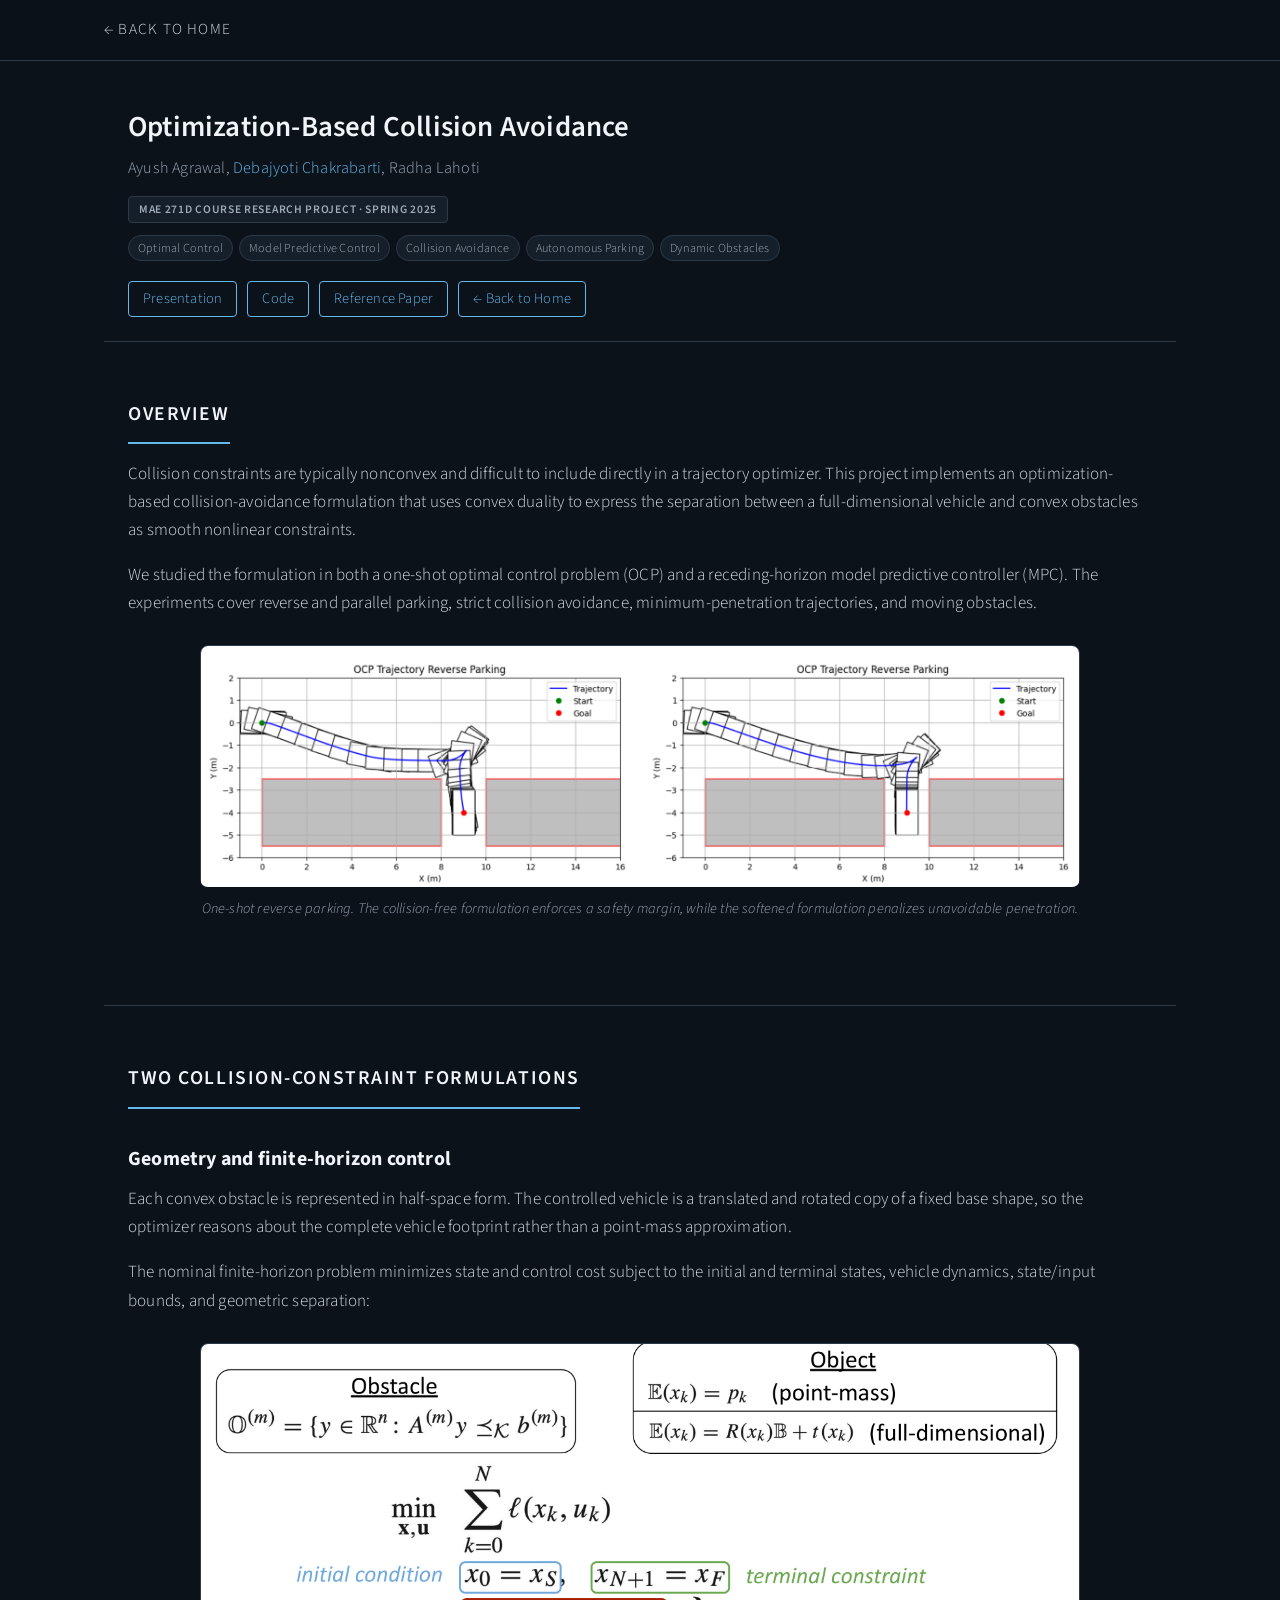
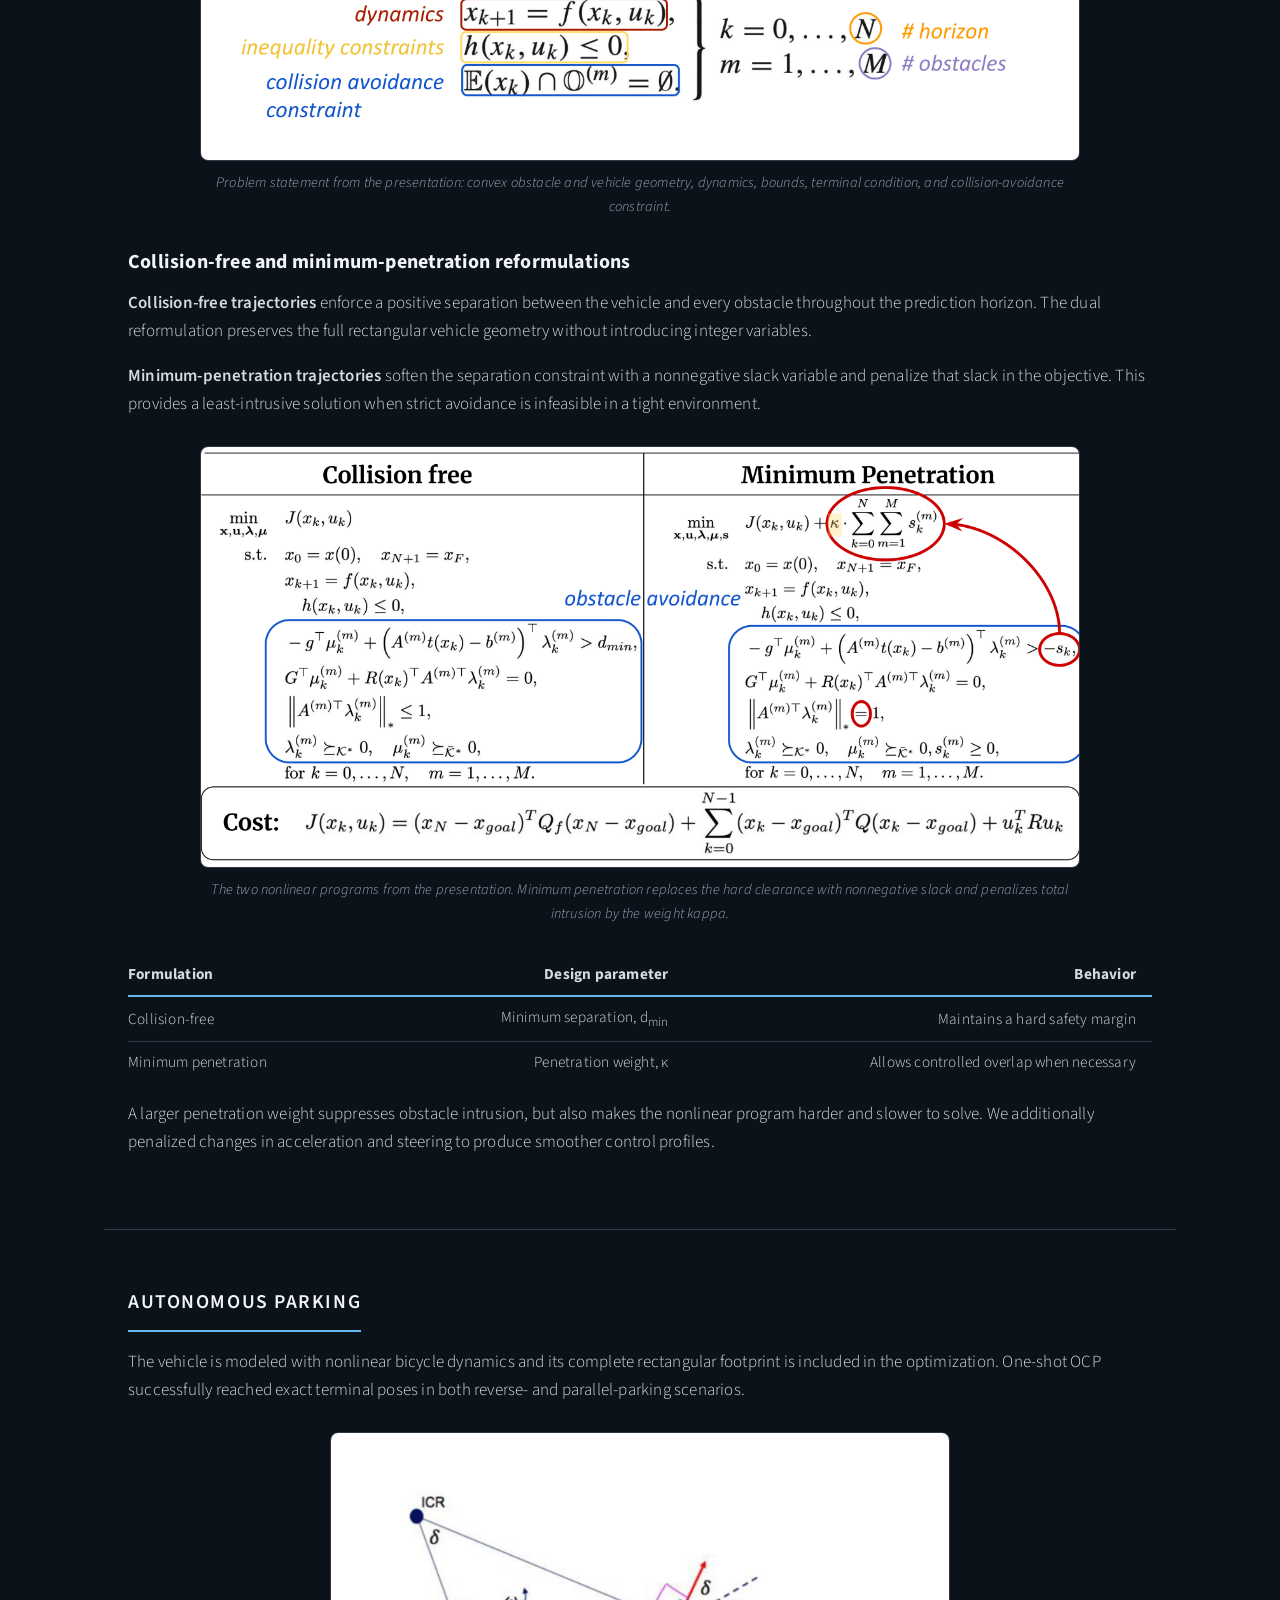
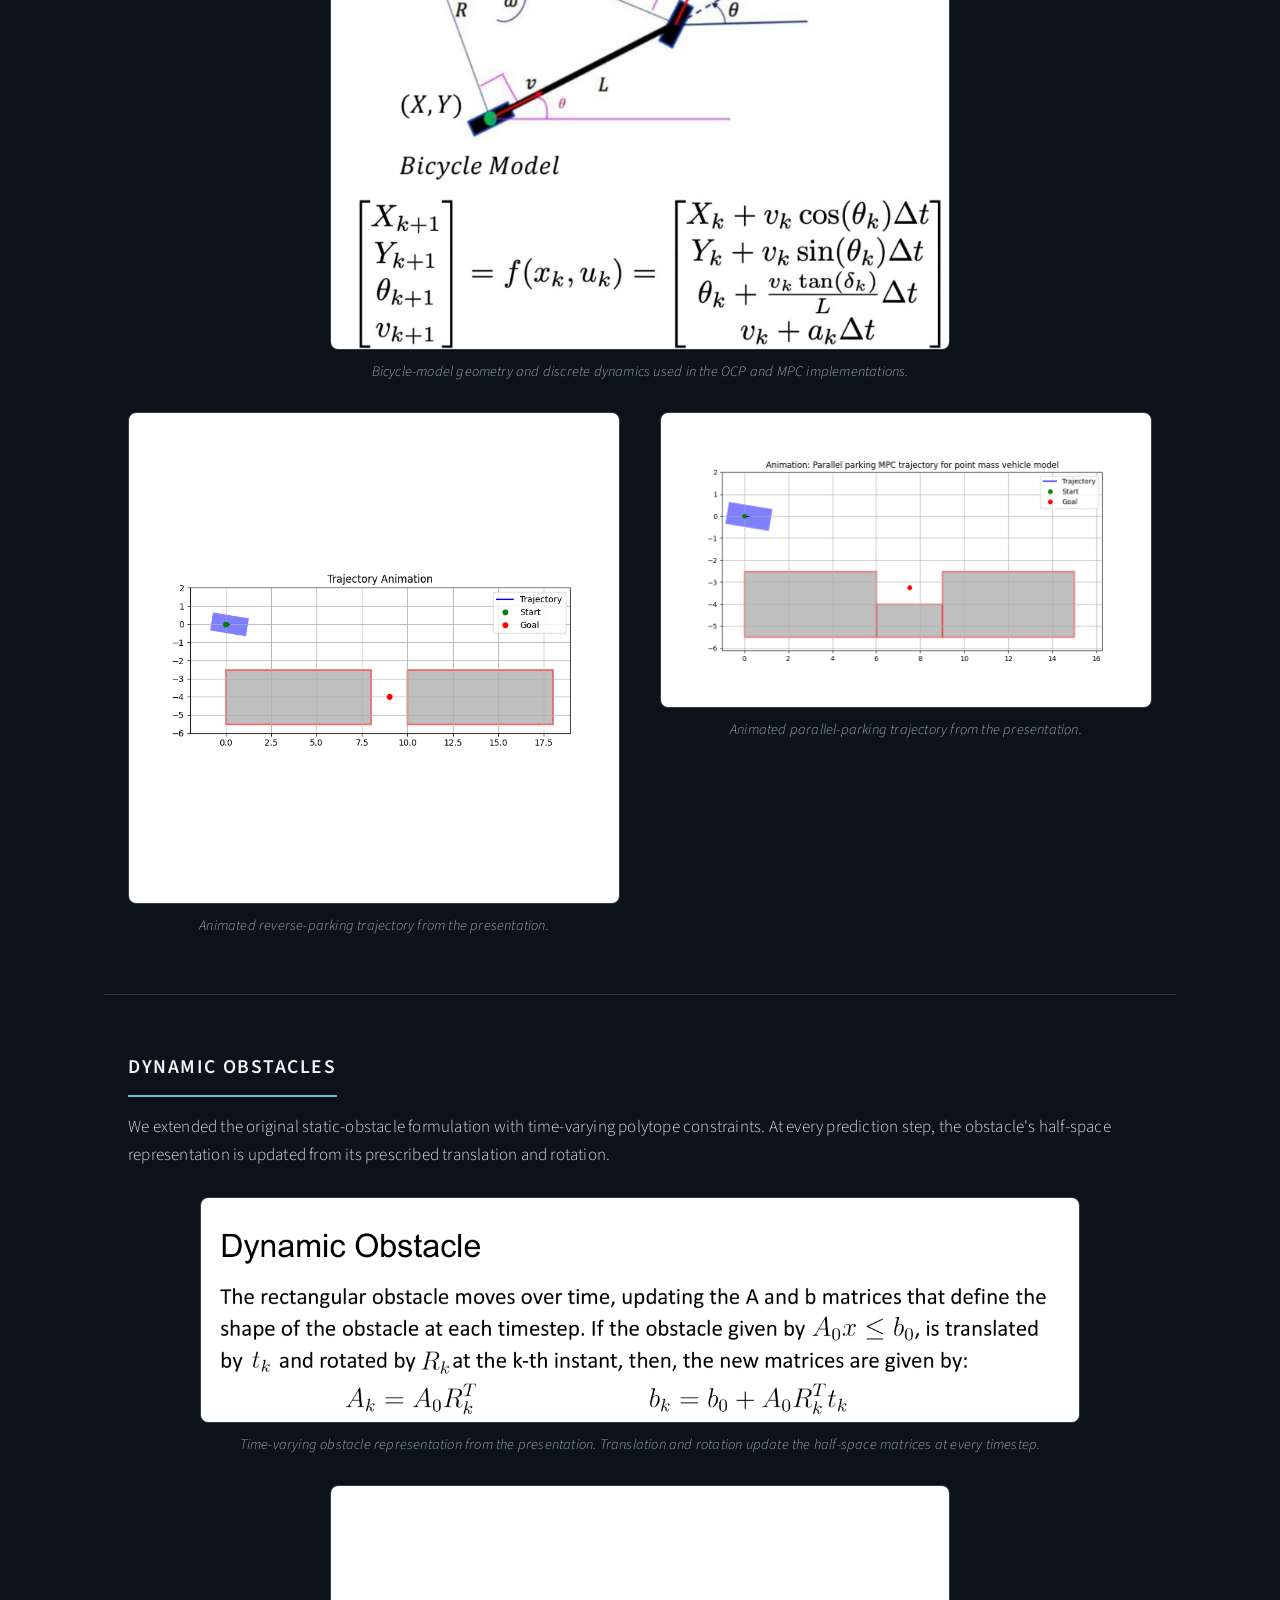
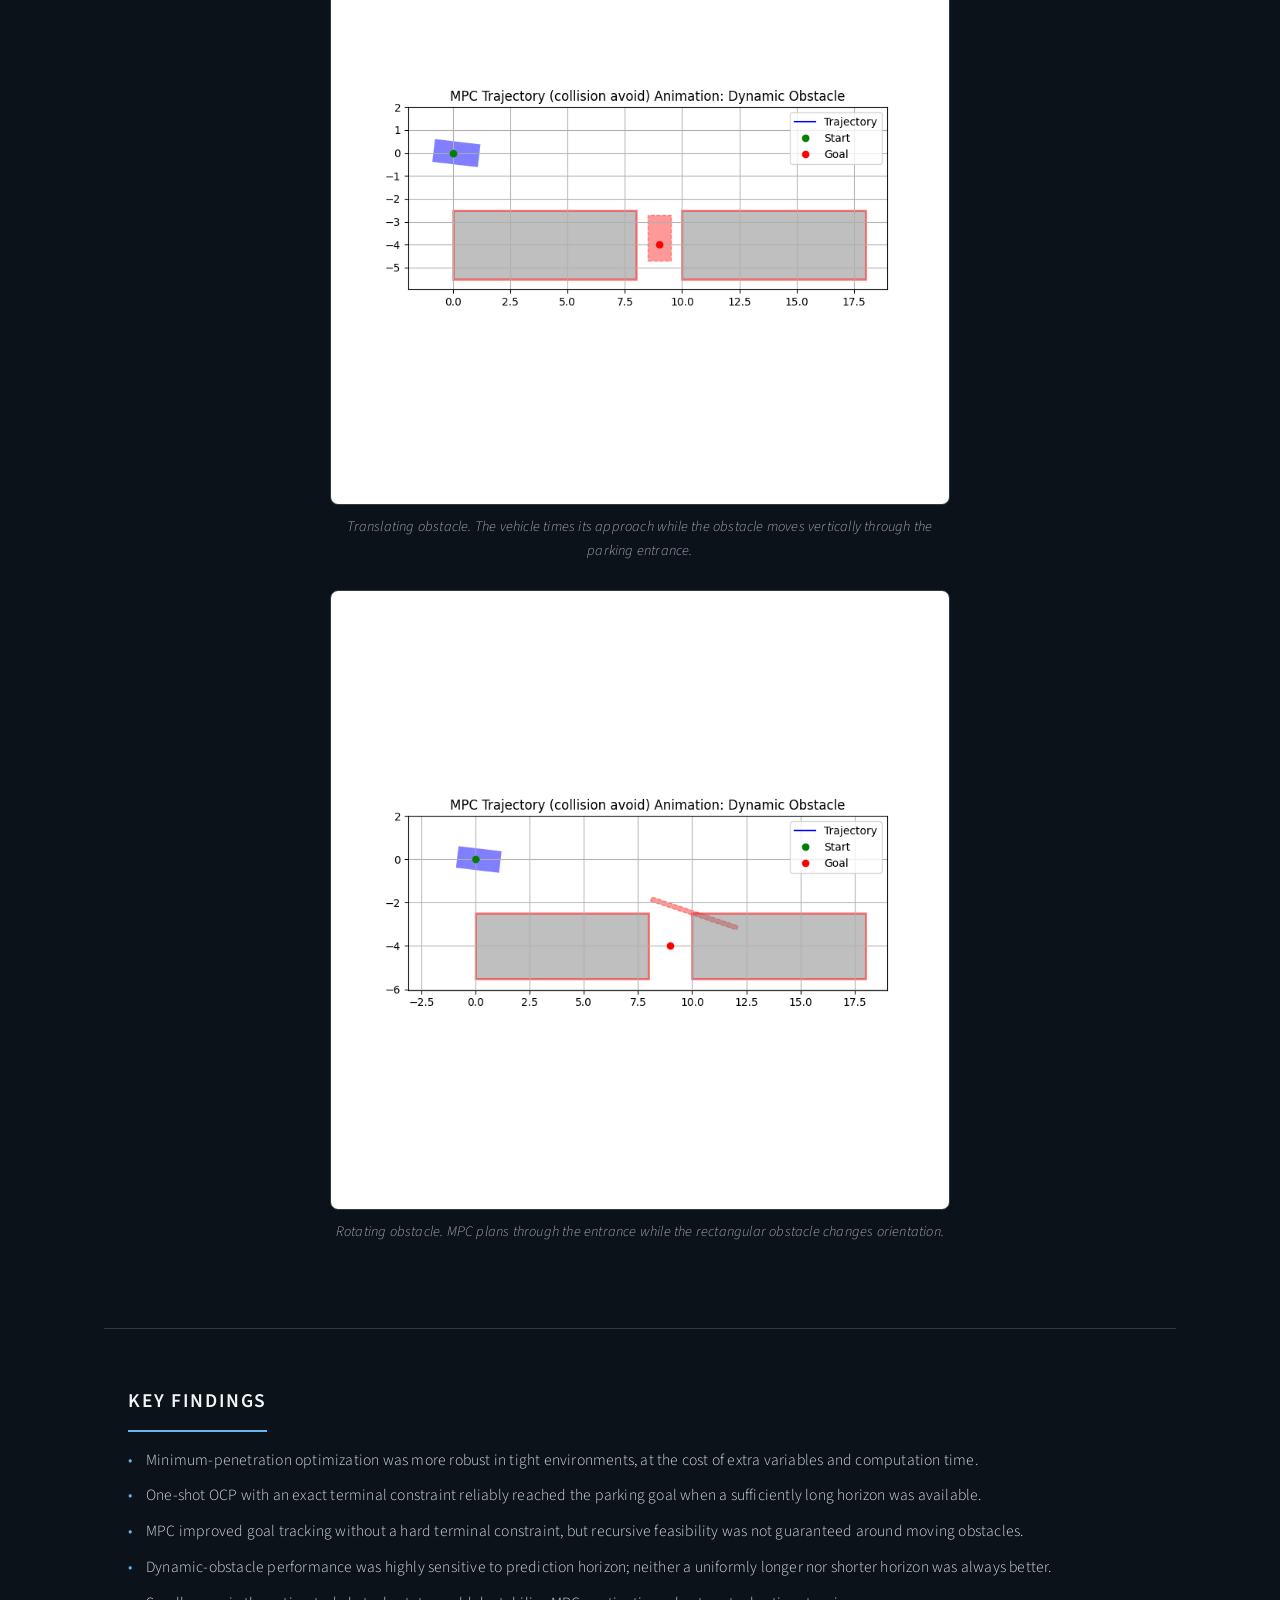
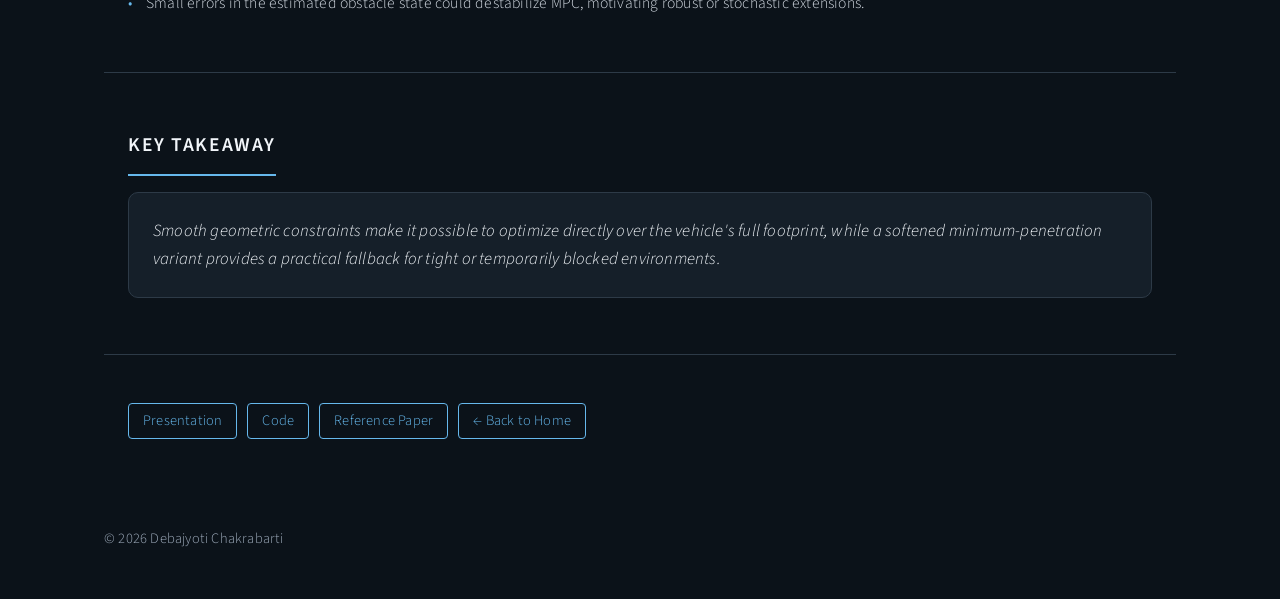
<file: projects/optimization-based-collision-avoidance.html>
<!DOCTYPE html>
<html lang="en">

<head>
    <meta charset="UTF-8" />
    <meta name="viewport" content="width=device-width, initial-scale=1" />
    <link href="https://fonts.googleapis.com/css2?family=Source+Sans+Pro:wght@200;300;400;600;700;900&display=swap"
        rel="stylesheet">
    <link rel="stylesheet" type="text/css" href="../assets/css/style.css" />
    <script src="../assets/js/theme.js"></script>
    <title>Optimization-Based Collision Avoidance — Debajyoti Chakrabarti</title>
    <link rel="icon" type="image/x-icon" href="../assets/images/ucla.ico">
</head>

<body>
    <header id="header">
        <nav class="container nav">
            <a href="../index.html">&larr; Back to Home</a>
        </nav>
    </header>

    <main class="container research-main">
        <section class="section" style="padding-top: 48px; padding-bottom: 24px;">
            <h1 style="font-size: 1.7em; margin: 0 0 10px 0; line-height: 1.25;">Optimization-Based Collision
                Avoidance</h1>
            <p class="sub-role" style="margin-bottom: 14px;">Ayush Agrawal, <a
                    href="../index.html#about">Debajyoti Chakrabarti</a>, Radha Lahoti</p>
            <div class="feature-heading">
                <span class="badge badge-course">MAE 271D Course Research Project &middot; Spring 2025</span>
            </div>
            <div class="tag-row" style="margin-top: 12px;">
                <span class="tag">Optimal Control</span>
                <span class="tag">Model Predictive Control</span>
                <span class="tag">Collision Avoidance</span>
                <span class="tag">Autonomous Parking</span>
                <span class="tag">Dynamic Obstacles</span>
            </div>
            <div class="btn-row" style="margin-top: 20px;">
                <a class="btn-link"
                    href="https://docs.google.com/presentation/d/1uO2jRhwbMtGSPM1zjlT1PadNkAwcZkNAZWFIBGD4Wao/edit?usp=drive_link"
                    target="_blank" rel="noopener">Presentation</a>
                <a class="btn-link" href="https://github.com/Radha-Lahoti/MAE271D-Seminar" target="_blank"
                    rel="noopener">Code</a>
                <a class="btn-link" href="https://doi.org/10.1109/TCST.2019.2949540" target="_blank"
                    rel="noopener">Reference Paper</a>
                <a class="btn-link" href="../index.html#projects">&larr; Back to Home</a>
            </div>
        </section>

        <div class="divider"></div>

        <section id="overview" class="section research-section">
            <h2>Overview</h2>
            <p>Collision constraints are typically nonconvex and difficult to include directly in a trajectory
                optimizer. This project implements an optimization-based collision-avoidance formulation that
                uses convex duality to express the separation between a full-dimensional vehicle and convex
                obstacles as smooth nonlinear constraints.</p>
            <p>We studied the formulation in both a one-shot optimal control problem (OCP) and a receding-horizon
                model predictive controller (MPC). The experiments cover reverse and parallel parking, strict
                collision avoidance, minimum-penetration trajectories, and moving obstacles.</p>
            <figure class="research-figure">
                <div style="overflow: hidden; aspect-ratio: 1890 / 520; border-radius: 8px;">
                    <img src="../assets/images/projects/obca/collision_vs_penetration.png" class="card-image"
                        style="border-radius: 8px 8px 0 0;"
                        alt="Reverse-parking trajectories comparing strict collision avoidance with a minimum-penetration formulation." />
                </div>
                <figcaption class="figure-caption">One-shot reverse parking. The collision-free formulation
                    enforces a safety margin, while the softened formulation penalizes unavoidable penetration.
                </figcaption>
            </figure>
        </section>

        <div class="divider"></div>

        <section id="formulation" class="section research-section">
            <h2>Two Collision-Constraint Formulations</h2>
            <h3>Geometry and finite-horizon control</h3>
            <p>Each convex obstacle is represented in half-space form. The controlled vehicle is a translated
                and rotated copy of a fixed base shape, so the optimizer reasons about the complete
                vehicle footprint rather than a point-mass approximation.</p>
            <p>The nominal finite-horizon problem minimizes state and control cost subject to the initial and
                terminal states, vehicle dynamics, state/input bounds, and geometric separation:</p>
            <figure class="research-figure">
                <img src="../assets/images/projects/obca/formulation_overview.png" class="card-image"
                    alt="Presentation slide showing the convex obstacle and full-dimensional vehicle sets together with the finite-horizon optimal-control problem and its constraints." />
                <figcaption class="figure-caption">Problem statement from the presentation: convex obstacle and
                    vehicle geometry, dynamics, bounds, terminal condition, and collision-avoidance constraint.
                </figcaption>
            </figure>

            <h3>Collision-free and minimum-penetration reformulations</h3>
            <p><strong>Collision-free trajectories</strong> enforce a positive separation between the vehicle and
                every obstacle throughout the prediction horizon. The dual reformulation preserves the full
                rectangular vehicle geometry without introducing integer variables.</p>
            <p><strong>Minimum-penetration trajectories</strong> soften the separation constraint with a
                nonnegative slack variable and penalize that slack in the objective. This provides a
                least-intrusive solution when strict avoidance is infeasible in a tight environment.</p>
            <figure class="research-figure">
                <img src="../assets/images/projects/obca/collision_formulations.png" class="card-image"
                    alt="Presentation comparison of the dual collision-free and minimum-penetration optimization formulations and their cost functions." />
                <figcaption class="figure-caption">The two nonlinear programs from the presentation. Minimum
                    penetration replaces the hard clearance with nonnegative slack and penalizes total intrusion
                    by the weight kappa.</figcaption>
            </figure>
            <div class="results-table-wrap">
                <table class="results-table">
                    <thead>
                        <tr>
                            <th>Formulation</th>
                            <th>Design parameter</th>
                            <th>Behavior</th>
                        </tr>
                    </thead>
                    <tbody>
                        <tr>
                            <td>Collision-free</td>
                            <td>Minimum separation, d<sub>min</sub></td>
                            <td>Maintains a hard safety margin</td>
                        </tr>
                        <tr>
                            <td>Minimum penetration</td>
                            <td>Penetration weight, &kappa;</td>
                            <td>Allows controlled overlap when necessary</td>
                        </tr>
                    </tbody>
                </table>
            </div>
            <p>A larger penetration weight suppresses obstacle intrusion, but also makes the nonlinear program
                harder and slower to solve. We additionally penalized changes in acceleration and steering to
                produce smoother control profiles.</p>
        </section>

        <div class="divider"></div>

        <section id="parking" class="section research-section">
            <h2>Autonomous Parking</h2>
            <p>The vehicle is modeled with nonlinear bicycle dynamics and its complete rectangular footprint is
                included in the optimization. One-shot OCP successfully reached exact terminal poses in both
                reverse- and parallel-parking scenarios.</p>
            <figure class="research-figure figure-medium">
                <img src="../assets/images/projects/obca/bicycle_dynamics.png" class="card-image"
                    alt="Presentation figure showing bicycle-model geometry and the discrete vehicle dynamics used by the optimizer." />
                <figcaption class="figure-caption">Bicycle-model geometry and discrete dynamics used in the OCP
                    and MPC implementations.</figcaption>
            </figure>
            <div class="twocol-grid">
                <div class="twocol-figure">
                    <figure class="research-figure">
                        <img src="../assets/images/projects/obca/reverse_parking.gif" class="card-image"
                            alt="Animated one-shot optimal-control trajectory for a vehicle performing reverse parking." />
                        <figcaption class="figure-caption">Animated reverse-parking trajectory from the
                            presentation.</figcaption>
                    </figure>
                </div>
                <div class="twocol-figure">
                    <figure class="research-figure">
                        <img src="../assets/images/projects/obca/parallel_parking.gif" class="card-image"
                            alt="Animated one-shot optimal-control trajectory for a vehicle performing parallel parking." />
                        <figcaption class="figure-caption">Animated parallel-parking trajectory from the
                            presentation.</figcaption>
                    </figure>
                </div>
            </div>
        </section>

        <div class="divider"></div>

        <section id="dynamic" class="section research-section">
            <h2>Dynamic Obstacles</h2>
            <p>We extended the original static-obstacle formulation with time-varying polytope constraints. At
                every prediction step, the obstacle's half-space representation is updated from its prescribed
                translation and rotation.</p>
            <figure class="research-figure">
                <img src="../assets/images/projects/obca/dynamic_obstacle_equations.png" class="card-image"
                    alt="Presentation slide defining the time-varying half-space matrices for translating and rotating obstacles." />
                <figcaption class="figure-caption">Time-varying obstacle representation from the presentation.
                    Translation and rotation update the half-space matrices at every timestep.</figcaption>
            </figure>
            <figure class="research-figure figure-medium">
                <img src="../assets/images/projects/obca/dynamic_translating.gif" class="card-image"
                    alt="Animated MPC trajectory avoiding a rectangular obstacle as it translates through the parking entrance." />
                <figcaption class="figure-caption">Translating obstacle. The vehicle times its approach while the
                    obstacle moves vertically through the parking entrance.</figcaption>
            </figure>
            <figure class="research-figure figure-medium">
                <img src="../assets/images/projects/obca/dynamic_rotating.gif" class="card-image"
                    alt="Animated MPC trajectory around a rotating rectangular obstacle at the parking entrance." />
                <figcaption class="figure-caption">Rotating obstacle. MPC plans through the entrance while the
                    rectangular obstacle changes orientation.</figcaption>
            </figure>
        </section>

        <div class="divider"></div>

        <section id="findings" class="section research-section">
            <h2>Key Findings</h2>
            <ul class="simple-list">
                <li>Minimum-penetration optimization was more robust in tight environments, at the cost of extra
                    variables and computation time.</li>
                <li>One-shot OCP with an exact terminal constraint reliably reached the parking goal when a
                    sufficiently long horizon was available.</li>
                <li>MPC improved goal tracking without a hard terminal constraint, but recursive feasibility was
                    not guaranteed around moving obstacles.</li>
                <li>Dynamic-obstacle performance was highly sensitive to prediction horizon; neither a uniformly
                    longer nor shorter horizon was always better.</li>
                <li>Small errors in the estimated obstacle state could destabilize MPC, motivating robust or
                    stochastic extensions.</li>
            </ul>
        </section>

        <div class="divider"></div>

        <section id="takeaway" class="section research-section">
            <h2>Key Takeaway</h2>
            <div class="callout">
                <p style="margin: 0; font-style: italic; color: var(--navy-dark);">Smooth geometric constraints
                    make it possible to optimize directly over the vehicle's full footprint, while a softened
                    minimum-penetration variant provides a practical fallback for tight or temporarily blocked
                    environments.</p>
            </div>
        </section>

        <div class="divider"></div>

        <section class="section research-section" style="padding-top: 32px;">
            <div class="btn-row">
                <a class="btn-link"
                    href="https://docs.google.com/presentation/d/1uO2jRhwbMtGSPM1zjlT1PadNkAwcZkNAZWFIBGD4Wao/edit?usp=drive_link"
                    target="_blank" rel="noopener">Presentation</a>
                <a class="btn-link" href="https://github.com/Radha-Lahoti/MAE271D-Seminar" target="_blank"
                    rel="noopener">Code</a>
                <a class="btn-link" href="https://doi.org/10.1109/TCST.2019.2949540" target="_blank"
                    rel="noopener">Reference Paper</a>
                <a class="btn-link" href="../index.html#projects">&larr; Back to Home</a>
            </div>
        </section>
    </main>

    <footer class="container footer">
        <p>&copy; 2026 Debajyoti Chakrabarti</p>
    </footer>
</body>

</html>
</file>
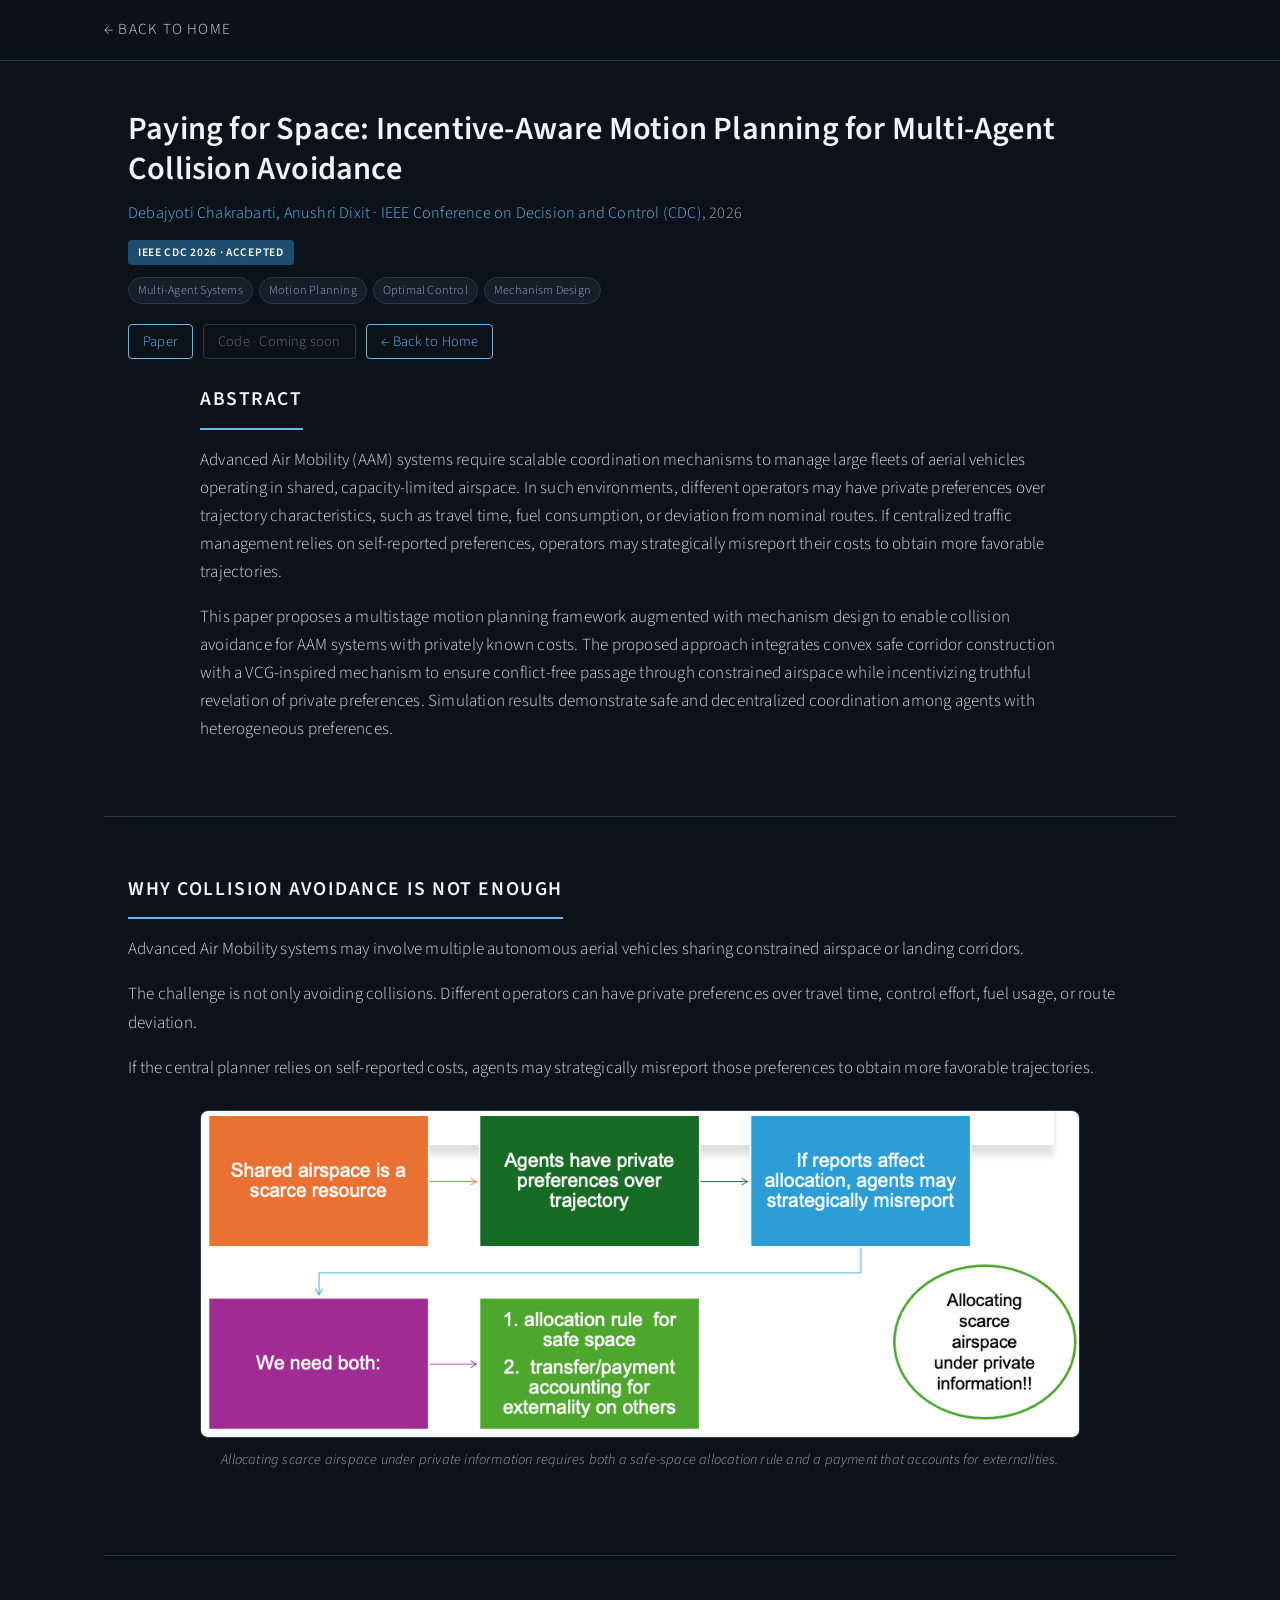
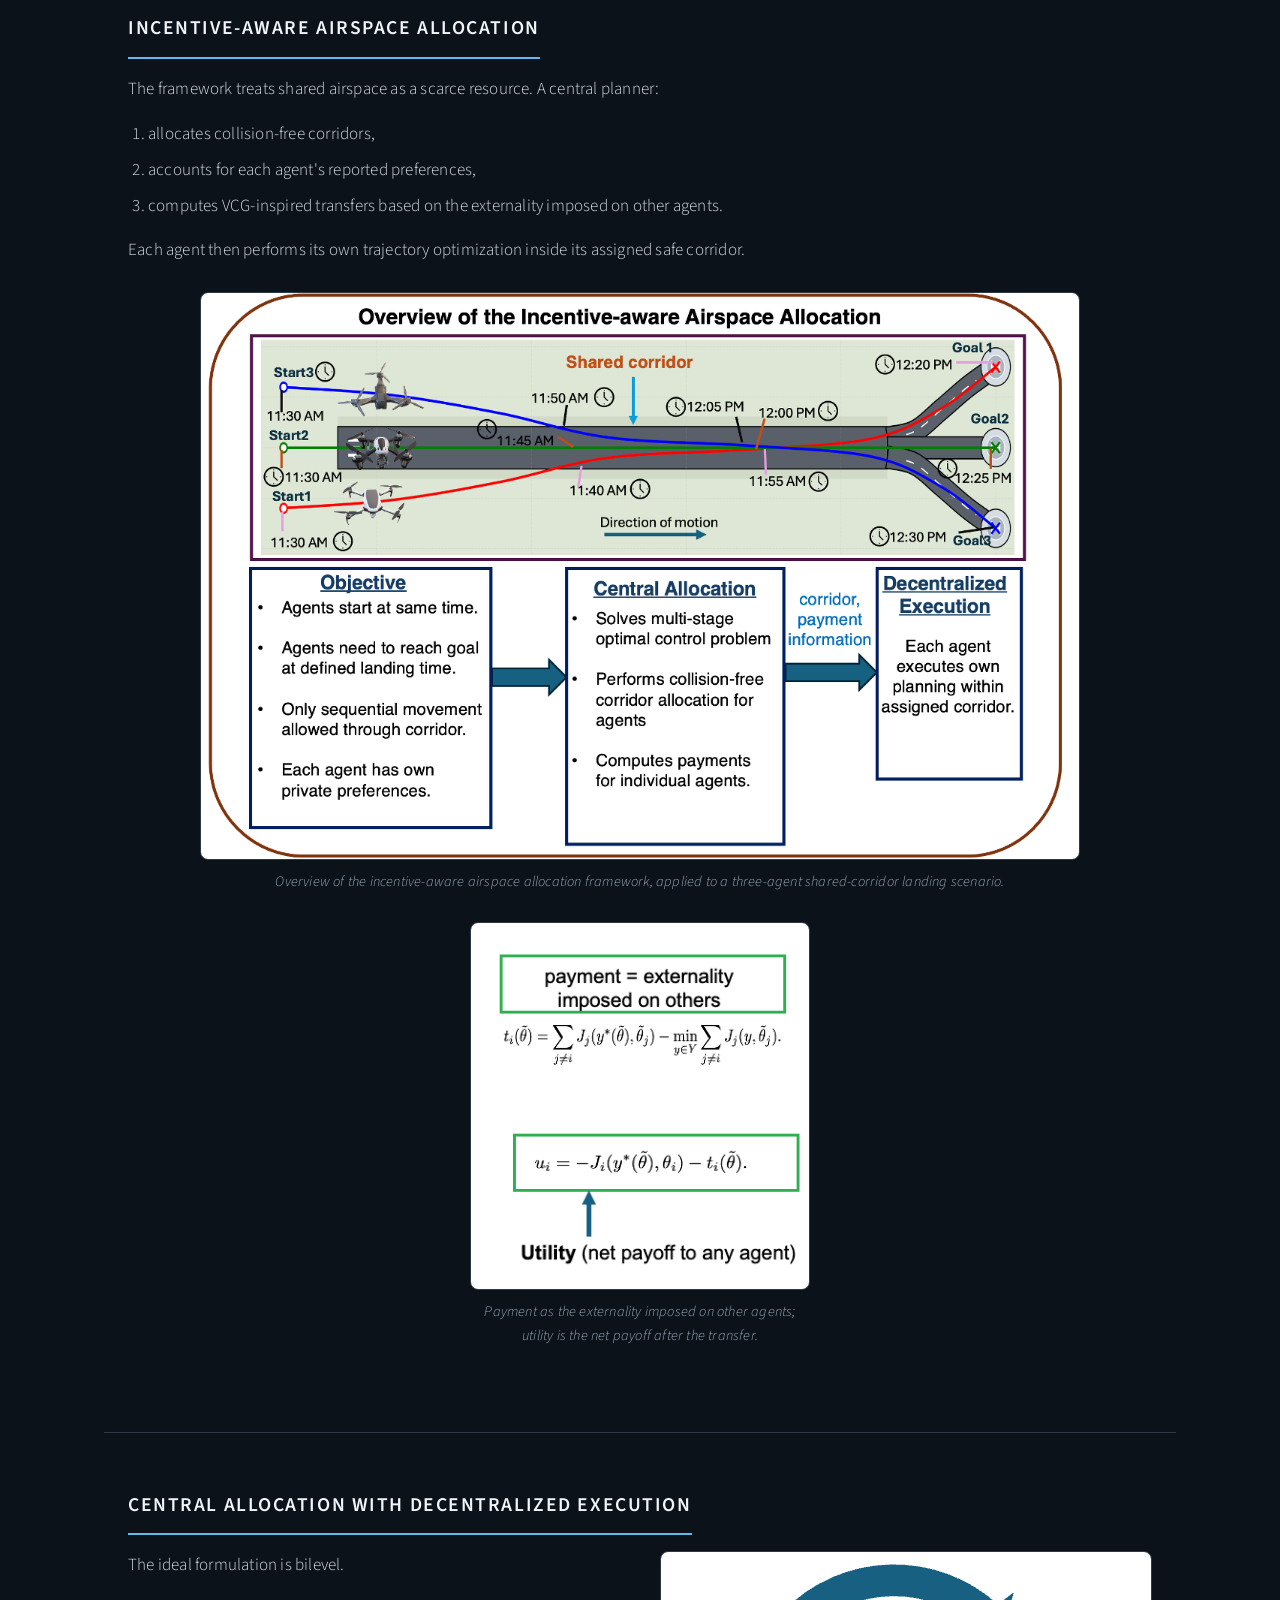
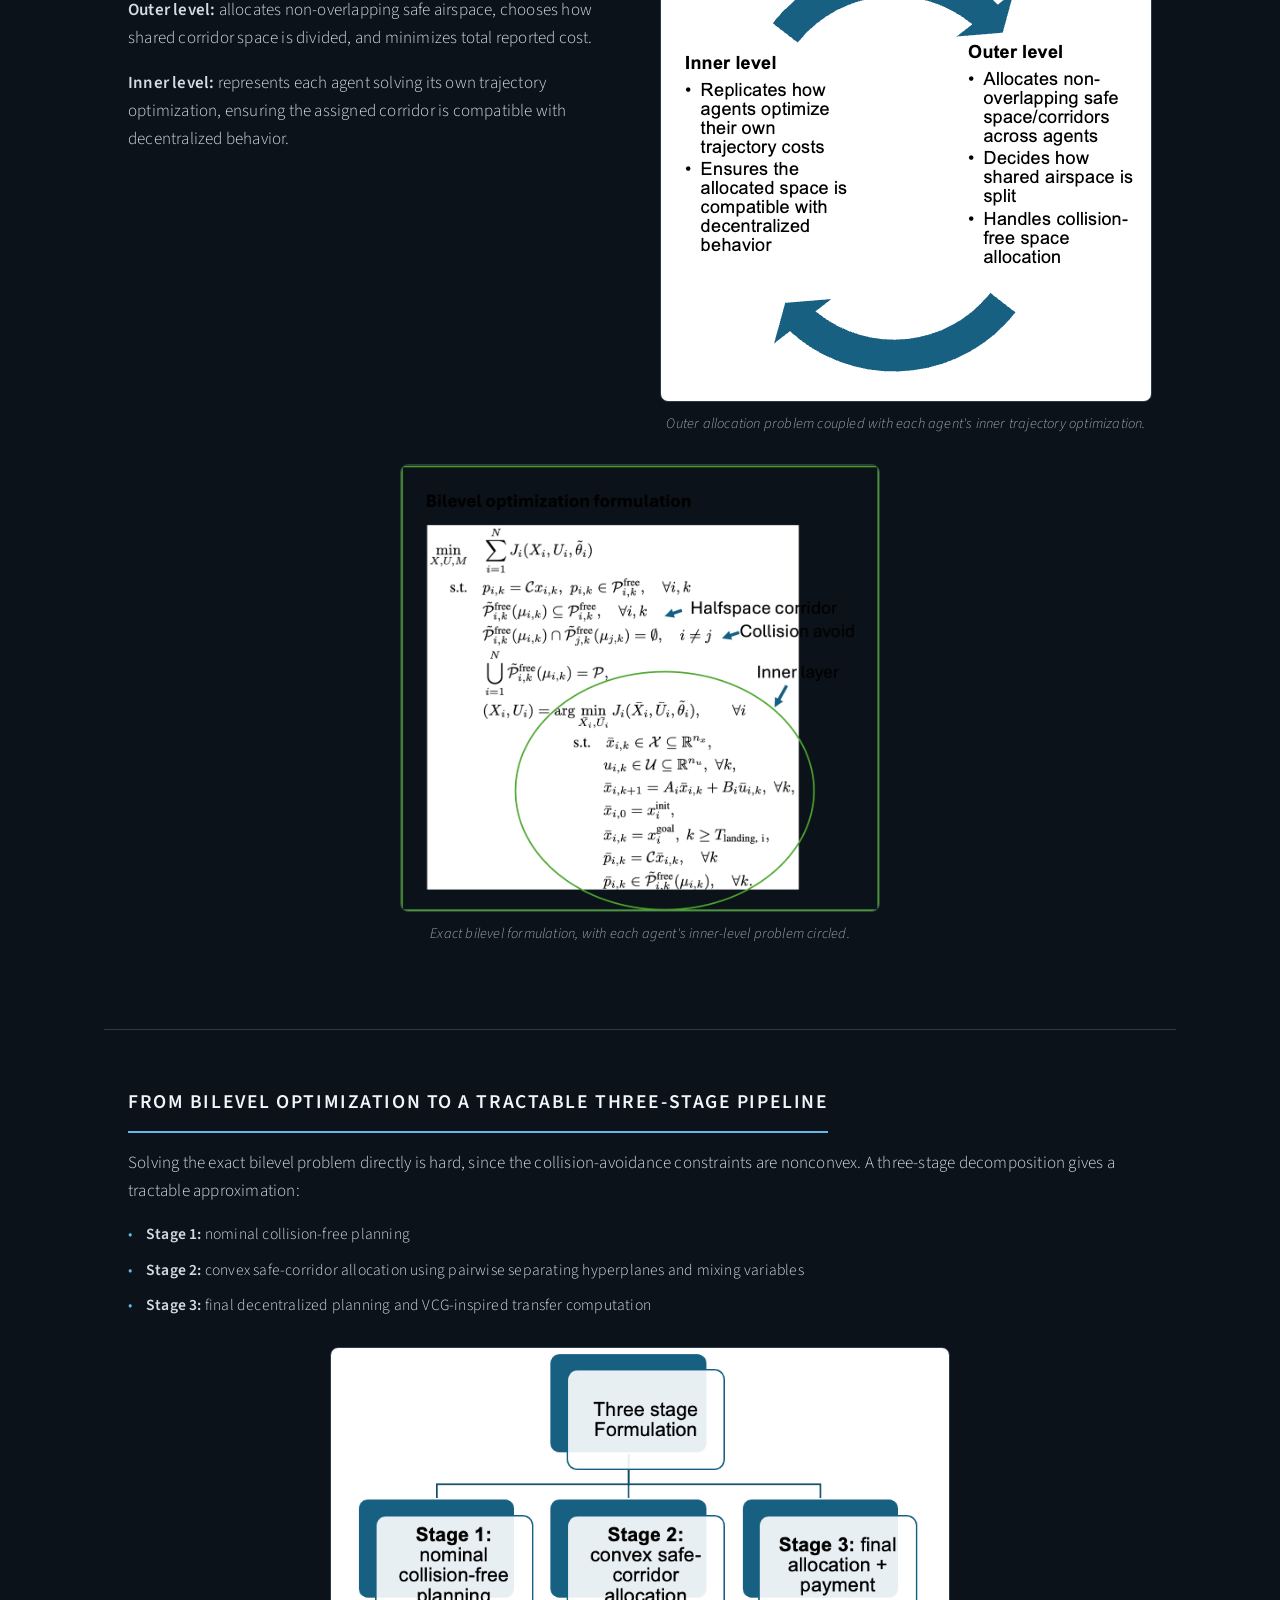
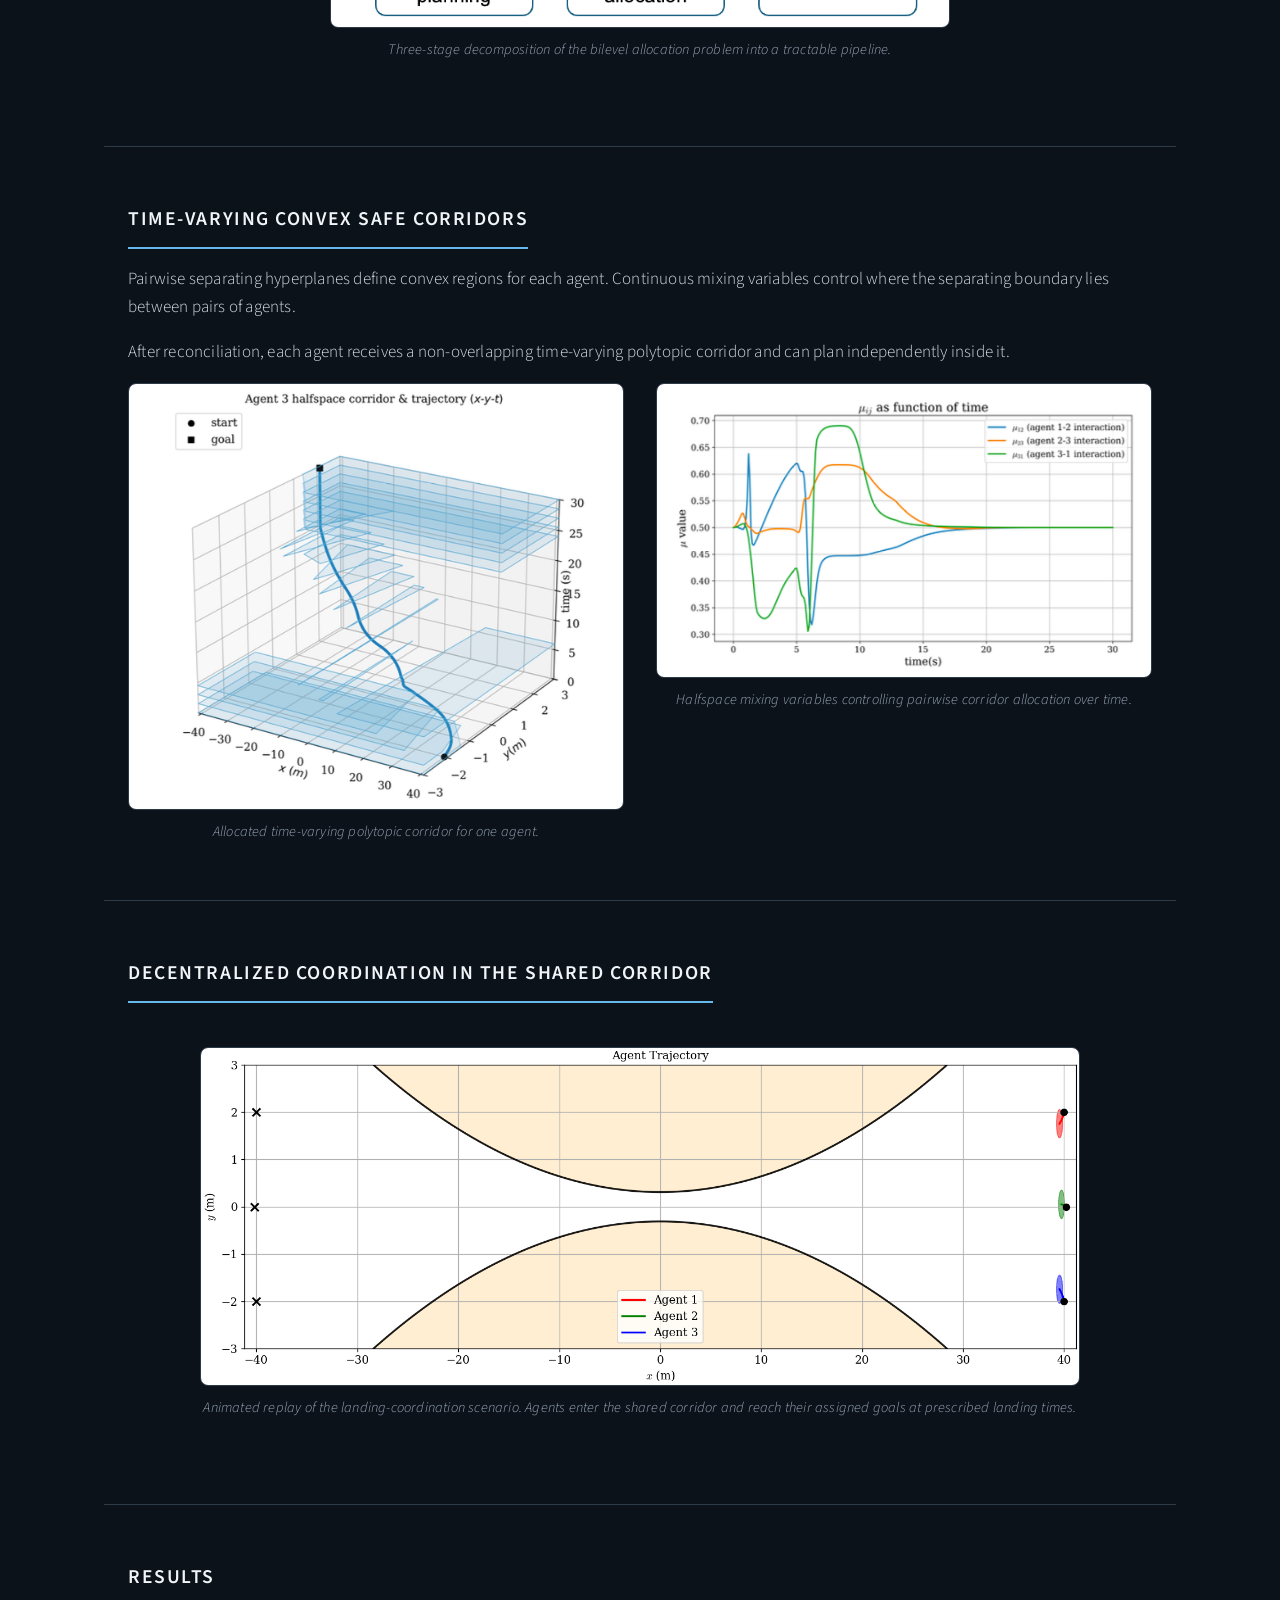
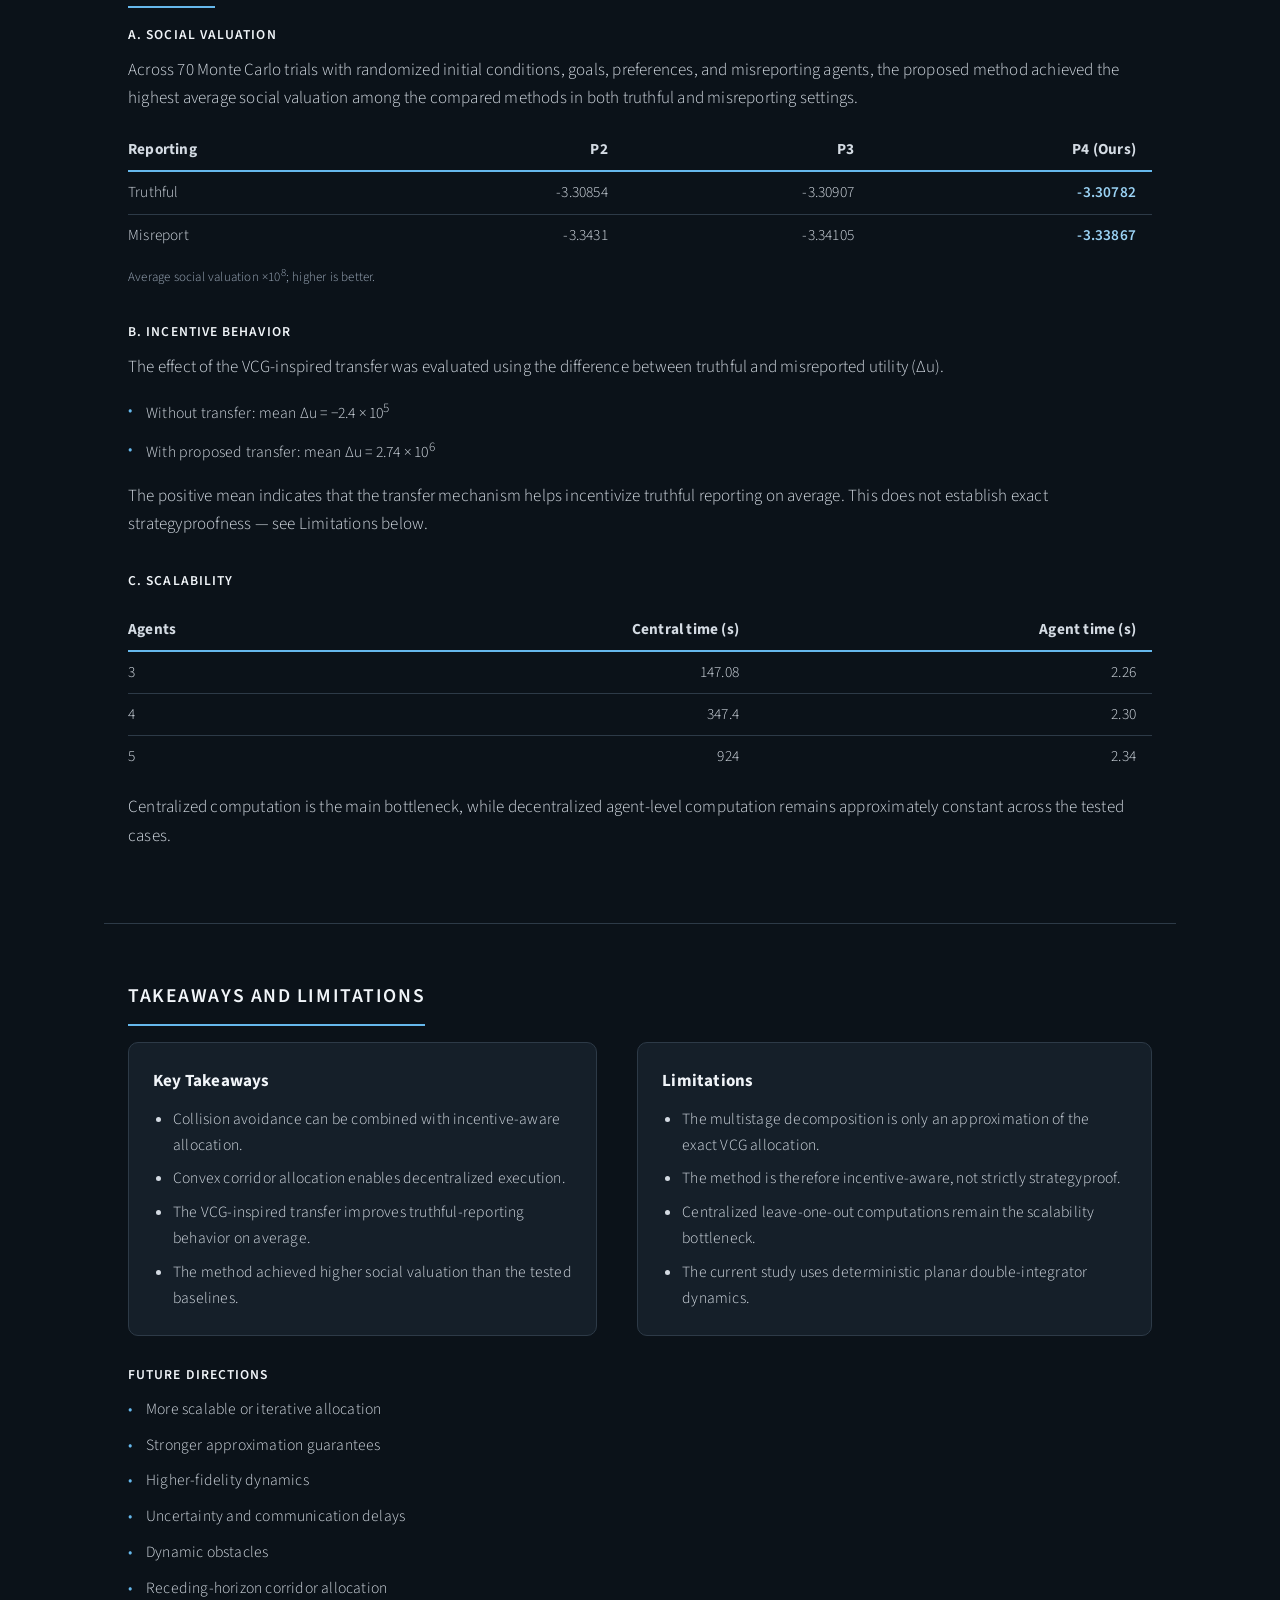
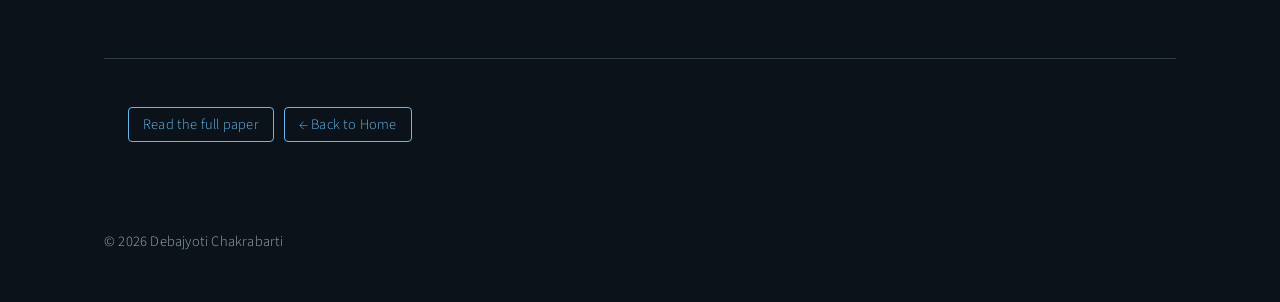
<file: projects/paying-for-space.html>
<!DOCTYPE html>
<html lang="en">

<head>
    <meta charset="UTF-8" />
    <meta name="viewport" content="width=device-width, initial-scale=1" />
    <link href="https://fonts.googleapis.com/css2?family=Source+Sans+Pro:wght@200;300;400;600;700;900&display=swap"
        rel="stylesheet">
    <link rel="stylesheet" type="text/css" href="../assets/css/style.css" />
    <script src="../assets/js/theme.js"></script>
    <title>Paying for Space — Debajyoti Chakrabarti</title>
    <link rel="icon" type="image/x-icon" href="../assets/images/ucla.ico">
</head>

<body>
    <header id="header">
        <nav class="container nav">
            <a href="../index.html">&larr; Back to Home</a>
        </nav>
    </header>

    <main class="container research-main">
        <!-- HERO -->
        <section class="section" style="padding-top: 48px; padding-bottom: 24px;">
            <h1 style="font-size: 1.9em; margin: 0 0 10px 0; line-height: 1.25;">Paying for Space: Incentive-Aware
                Motion Planning for Multi-Agent Collision Avoidance</h1>
            <p class="sub-role" style="margin-bottom: 14px;"><a href="../index.html#about">Debajyoti
                    Chakrabarti</a>, <a href="https://practice-lab-ucla.github.io/people/anushri_dixit/">Anushri
                    Dixit</a> &middot; <a href="https://cdc2026.ieeecss.org/">IEEE Conference on Decision and
                    Control (CDC)</a>, 2026</p>
            <div class="feature-heading">
                <span class="badge badge-accepted">IEEE CDC 2026 &middot; Accepted</span>
            </div>
            <div class="tag-row" style="margin-top: 12px;">
                <span class="tag">Multi-Agent Systems</span>
                <span class="tag">Motion Planning</span>
                <span class="tag">Optimal Control</span>
                <span class="tag">Mechanism Design</span>
            </div>
            <div class="btn-row" style="margin-top: 20px;">
                <a class="btn-link" href="https://arxiv.org/abs/2609.23256"
                    target="_blank" rel="noopener">Paper</a>
                <a href="#" class="btn-link disabled" onclick="alert('Coming soon'); return false;">Code &middot;
                    Coming soon</a>
                <a class="btn-link" href="../index.html#projects">&larr; Back to Home</a>
            </div>
        </section>

        <!-- ABSTRACT -->
        <section class="section research-section" style="padding-top: 0;">
            <div class="research-abstract">
                <h2>Abstract</h2>
                <p>Advanced Air Mobility (AAM) systems require scalable coordination mechanisms to manage large
                    fleets of aerial vehicles operating in shared, capacity-limited airspace. In such
                    environments, different operators may have private preferences over trajectory
                    characteristics, such as travel time, fuel consumption, or deviation from nominal routes. If
                    centralized traffic management relies on self-reported preferences, operators may
                    strategically misreport their costs to obtain more favorable trajectories.</p>
                <p>This paper proposes a multistage motion planning framework augmented with mechanism design to
                    enable collision avoidance for AAM systems with privately known costs. The proposed approach
                    integrates convex safe corridor construction with a VCG-inspired mechanism to ensure
                    conflict-free passage through constrained airspace while incentivizing truthful revelation of
                    private preferences. Simulation results demonstrate safe and decentralized coordination among
                    agents with heterogeneous preferences.</p>
            </div>
        </section>

        <div class="divider"></div>

        <!-- 1. PROBLEM MOTIVATION -->
        <section id="problem" class="section research-section">
            <h2>Why Collision Avoidance Is Not Enough</h2>
            <p>Advanced Air Mobility systems may involve multiple autonomous aerial vehicles sharing constrained
                airspace or landing corridors.</p>
            <p>The challenge is not only avoiding collisions. Different operators can have private preferences
                over travel time, control effort, fuel usage, or route deviation.</p>
            <p>If the central planner relies on self-reported costs, agents may strategically misreport those
                preferences to obtain more favorable trajectories.</p>
            <figure class="research-figure">
                <img src="../assets/images/projects/paying_for_space/motivation.png" class="card-image"
                    alt="Motivation flow: shared airspace is a scarce resource, agents have private preferences over trajectories, and if reports affect allocation, agents may strategically misreport. We need both an allocation rule for safe space and a transfer/payment accounting for externality on others." />
                <figcaption class="figure-caption">Allocating scarce airspace under private information requires
                    both a safe-space allocation rule and a payment that accounts for externalities.</figcaption>
            </figure>
        </section>

        <div class="divider"></div>

        <!-- 2. CORE IDEA -->
        <section id="idea" class="section research-section">
            <h2>Incentive-Aware Airspace Allocation</h2>
            <p>The framework treats shared airspace as a scarce resource. A central planner:</p>
            <ol style="padding-left: 20px; margin: 0 0 16px 0;">
                <li style="margin-bottom: 8px;">allocates collision-free corridors,</li>
                <li style="margin-bottom: 8px;">accounts for each agent's reported preferences,</li>
                <li style="margin-bottom: 8px;">computes VCG-inspired transfers based on the externality imposed
                    on other agents.</li>
            </ol>
            <p>Each agent then performs its own trajectory optimization inside its assigned safe corridor.</p>
            <figure class="research-figure">
                <img src="../assets/images/projects/paying_for_space/mechanism_pipeline.png" class="card-image"
                    alt="Overview of the incentive-aware airspace allocation framework: objective, central allocation, and decentralized execution, applied to a three-agent shared-corridor scenario." />
                <figcaption class="figure-caption">Overview of the incentive-aware airspace allocation framework,
                    applied to a three-agent shared-corridor landing scenario.</figcaption>
            </figure>
            <figure class="research-figure figure-xs">
                <img src="../assets/images/projects/paying_for_space/payment_scheme.png" class="card-image"
                    alt="Payment defined as the externality imposed on other agents; utility is the net payoff after the transfer." />
                <figcaption class="figure-caption">Payment as the externality imposed on other agents; utility is
                    the net payoff after the transfer.</figcaption>
            </figure>
        </section>

        <div class="divider"></div>

        <!-- 3. BILEVEL FORMULATION -->
        <section id="bilevel" class="section research-section">
            <h2>Central Allocation with Decentralized Execution</h2>
            <div class="twocol-grid">
                <div class="twocol-text">
                    <p>The ideal formulation is bilevel.</p>
                    <p><strong>Outer level:</strong> allocates non-overlapping safe airspace, chooses how shared
                        corridor space is divided, and minimizes total reported cost.</p>
                    <p><strong>Inner level:</strong> represents each agent solving its own trajectory
                        optimization, ensuring the assigned corridor is compatible with decentralized behavior.
                    </p>
                </div>
                <div class="twocol-figure">
                    <figure class="research-figure">
                        <img src="../assets/images/projects/paying_for_space/central_allocation.png"
                            class="card-image"
                            alt="Bilevel structure: outer level allocates non-overlapping safe space across agents; inner level replicates each agent's own trajectory-cost optimization." />
                        <figcaption class="figure-caption">Outer allocation problem coupled with each agent's
                            inner trajectory optimization.</figcaption>
                    </figure>
                </div>
            </div>
            <figure class="research-figure figure-narrow">
                <img src="../assets/images/projects/paying_for_space/bilevel_formulation.png" class="card-image"
                    alt="Exact bilevel formulation: outer-level allocation and collision constraints, with each agent's inner-level trajectory optimization circled." />
                <figcaption class="figure-caption">Exact bilevel formulation, with each agent's inner-level
                    problem circled.</figcaption>
            </figure>
        </section>

        <div class="divider"></div>

        <!-- 4. TRACTABLE MULTISTAGE METHOD -->
        <section id="multistage" class="section research-section">
            <h2>From Bilevel Optimization to a Tractable Three-Stage Pipeline</h2>
            <p>Solving the exact bilevel problem directly is hard, since the collision-avoidance constraints are
                nonconvex. A three-stage decomposition gives a tractable approximation:</p>
            <ul class="simple-list" style="margin: 12px 0 20px 0;">
                <li><strong>Stage 1:</strong> nominal collision-free planning</li>
                <li><strong>Stage 2:</strong> convex safe-corridor allocation using pairwise separating
                    hyperplanes and mixing variables</li>
                <li><strong>Stage 3:</strong> final decentralized planning and VCG-inspired transfer computation
                </li>
            </ul>
            <figure class="research-figure figure-medium">
                <img src="../assets/images/projects/paying_for_space/multistage_allocation.png" class="card-image"
                    alt="Three-stage decomposition: nominal planning, convex corridor allocation, then final decentralized planning and payment computation." />
                <figcaption class="figure-caption">Three-stage decomposition of the bilevel allocation problem
                    into a tractable pipeline.</figcaption>
            </figure>
        </section>

        <div class="divider"></div>

        <!-- 5. SAFE CORRIDOR CONSTRUCTION -->
        <section id="corridors" class="section research-section">
            <h2>Time-Varying Convex Safe Corridors</h2>
            <p>Pairwise separating hyperplanes define convex regions for each agent. Continuous mixing variables
                control where the separating boundary lies between pairs of agents.</p>
            <p>After reconciliation, each agent receives a non-overlapping time-varying polytopic corridor and
                can plan independently inside it.</p>
            <div class="figure-pair">
                <figure class="research-figure">
                    <img src="../assets/images/projects/paying_for_space/corridor_3d.png" class="card-image"
                        alt="Allocated time-varying polytopic corridor for one agent." />
                    <figcaption class="figure-caption">Allocated time-varying polytopic corridor for one
                        agent.</figcaption>
                </figure>
                <figure class="research-figure">
                    <img src="../assets/images/projects/paying_for_space/mixing_variables.png" class="card-image"
                        alt="Halfspace mixing variables controlling pairwise corridor allocation over time." />
                    <figcaption class="figure-caption">Halfspace mixing variables controlling pairwise corridor
                        allocation over time.</figcaption>
                </figure>
            </div>
        </section>

        <div class="divider"></div>

        <!-- 6. MOTION SNAPSHOTS -->
        <section id="snapshots" class="section research-section">
            <h2>Decentralized Coordination in the Shared Corridor</h2>
            <figure class="research-figure">
                <img src="../assets/images/projects/paying_for_space/landing_coordination.gif" class="card-image"
                    alt="Animated landing-coordination sequence: three agents enter the shared corridor and reach their assigned goals at prescribed landing times." />
                <figcaption class="figure-caption">Animated replay of the landing-coordination scenario. Agents
                    enter the shared corridor and reach their assigned goals at prescribed landing times.</figcaption>
            </figure>
        </section>

        <div class="divider"></div>

        <!-- 7. RESULTS -->
        <section id="results" class="section research-section">
            <h2>Results</h2>

            <h3 class="pub-subheading">A. Social Valuation</h3>
            <p>Across 70 Monte Carlo trials with randomized initial conditions, goals, preferences, and
                misreporting agents, the proposed method achieved the highest average social valuation among the
                compared methods in both truthful and misreporting settings.</p>
            <div class="results-table-wrap">
                <table class="results-table">
                    <caption>Average social valuation &times;10<sup>8</sup>; higher is better.</caption>
                    <thead>
                        <tr>
                            <th>Reporting</th>
                            <th>P2</th>
                            <th>P3</th>
                            <th>P4 (Ours)</th>
                        </tr>
                    </thead>
                    <tbody>
                        <tr>
                            <td>Truthful</td>
                            <td>-3.30854</td>
                            <td>-3.30907</td>
                            <td class="highlight">-3.30782</td>
                        </tr>
                        <tr>
                            <td>Misreport</td>
                            <td>-3.3431</td>
                            <td>-3.34105</td>
                            <td class="highlight">-3.33867</td>
                        </tr>
                    </tbody>
                </table>
            </div>

            <h3 class="pub-subheading" style="margin-top: 32px;">B. Incentive Behavior</h3>
            <p>The effect of the VCG-inspired transfer was evaluated using the difference between truthful and
                misreported utility (&Delta;u).</p>
            <ul class="simple-list" style="margin: 12px 0 16px 0;">
                <li>Without transfer: mean &Delta;u = &minus;2.4 &times; 10<sup>5</sup></li>
                <li>With proposed transfer: mean &Delta;u = 2.74 &times; 10<sup>6</sup></li>
            </ul>
            <p>The positive mean indicates that the transfer mechanism helps incentivize truthful reporting on
                average. This does not establish exact strategyproofness &mdash; see Limitations below.</p>

            <h3 class="pub-subheading" style="margin-top: 32px;">C. Scalability</h3>
            <div class="results-table-wrap">
                <table class="results-table">
                    <thead>
                        <tr>
                            <th>Agents</th>
                            <th>Central time (s)</th>
                            <th>Agent time (s)</th>
                        </tr>
                    </thead>
                    <tbody>
                        <tr>
                            <td>3</td>
                            <td>147.08</td>
                            <td>2.26</td>
                        </tr>
                        <tr>
                            <td>4</td>
                            <td>347.4</td>
                            <td>2.30</td>
                        </tr>
                        <tr>
                            <td>5</td>
                            <td>924</td>
                            <td>2.34</td>
                        </tr>
                    </tbody>
                </table>
            </div>
            <p>Centralized computation is the main bottleneck, while decentralized agent-level computation
                remains approximately constant across the tested cases.</p>
        </section>

        <div class="divider"></div>

        <!-- 8. TAKEAWAYS -->
        <section id="takeaways" class="section research-section">
            <h2>Takeaways and Limitations</h2>
            <div class="twocol-grid">
                <div class="callout">
                    <h3>Key Takeaways</h3>
                    <ul>
                        <li>Collision avoidance can be combined with incentive-aware allocation.</li>
                        <li>Convex corridor allocation enables decentralized execution.</li>
                        <li>The VCG-inspired transfer improves truthful-reporting behavior on average.</li>
                        <li>The method achieved higher social valuation than the tested baselines.</li>
                    </ul>
                </div>
                <div class="callout">
                    <h3>Limitations</h3>
                    <ul>
                        <li>The multistage decomposition is only an approximation of the exact VCG allocation.
                        </li>
                        <li>The method is therefore incentive-aware, not strictly strategyproof.</li>
                        <li>Centralized leave-one-out computations remain the scalability bottleneck.</li>
                        <li>The current study uses deterministic planar double-integrator dynamics.</li>
                    </ul>
                </div>
            </div>

            <h3 class="pub-subheading" style="margin-top: 28px;">Future Directions</h3>
            <ul class="simple-list">
                <li>More scalable or iterative allocation</li>
                <li>Stronger approximation guarantees</li>
                <li>Higher-fidelity dynamics</li>
                <li>Uncertainty and communication delays</li>
                <li>Dynamic obstacles</li>
                <li>Receding-horizon corridor allocation</li>
            </ul>
        </section>

        <div class="divider"></div>

        <section class="section research-section" style="padding-top: 32px;">
            <div class="btn-row">
                <a class="btn-link" href="https://arxiv.org/abs/2609.23256"
                    target="_blank" rel="noopener">Read the full paper</a>
                <a class="btn-link" href="../index.html#projects">&larr; Back to Home</a>
            </div>
        </section>
    </main>

    <footer class="container footer">
        <p>&copy; 2026 Debajyoti Chakrabarti</p>
    </footer>
</body>

</html>
</file>
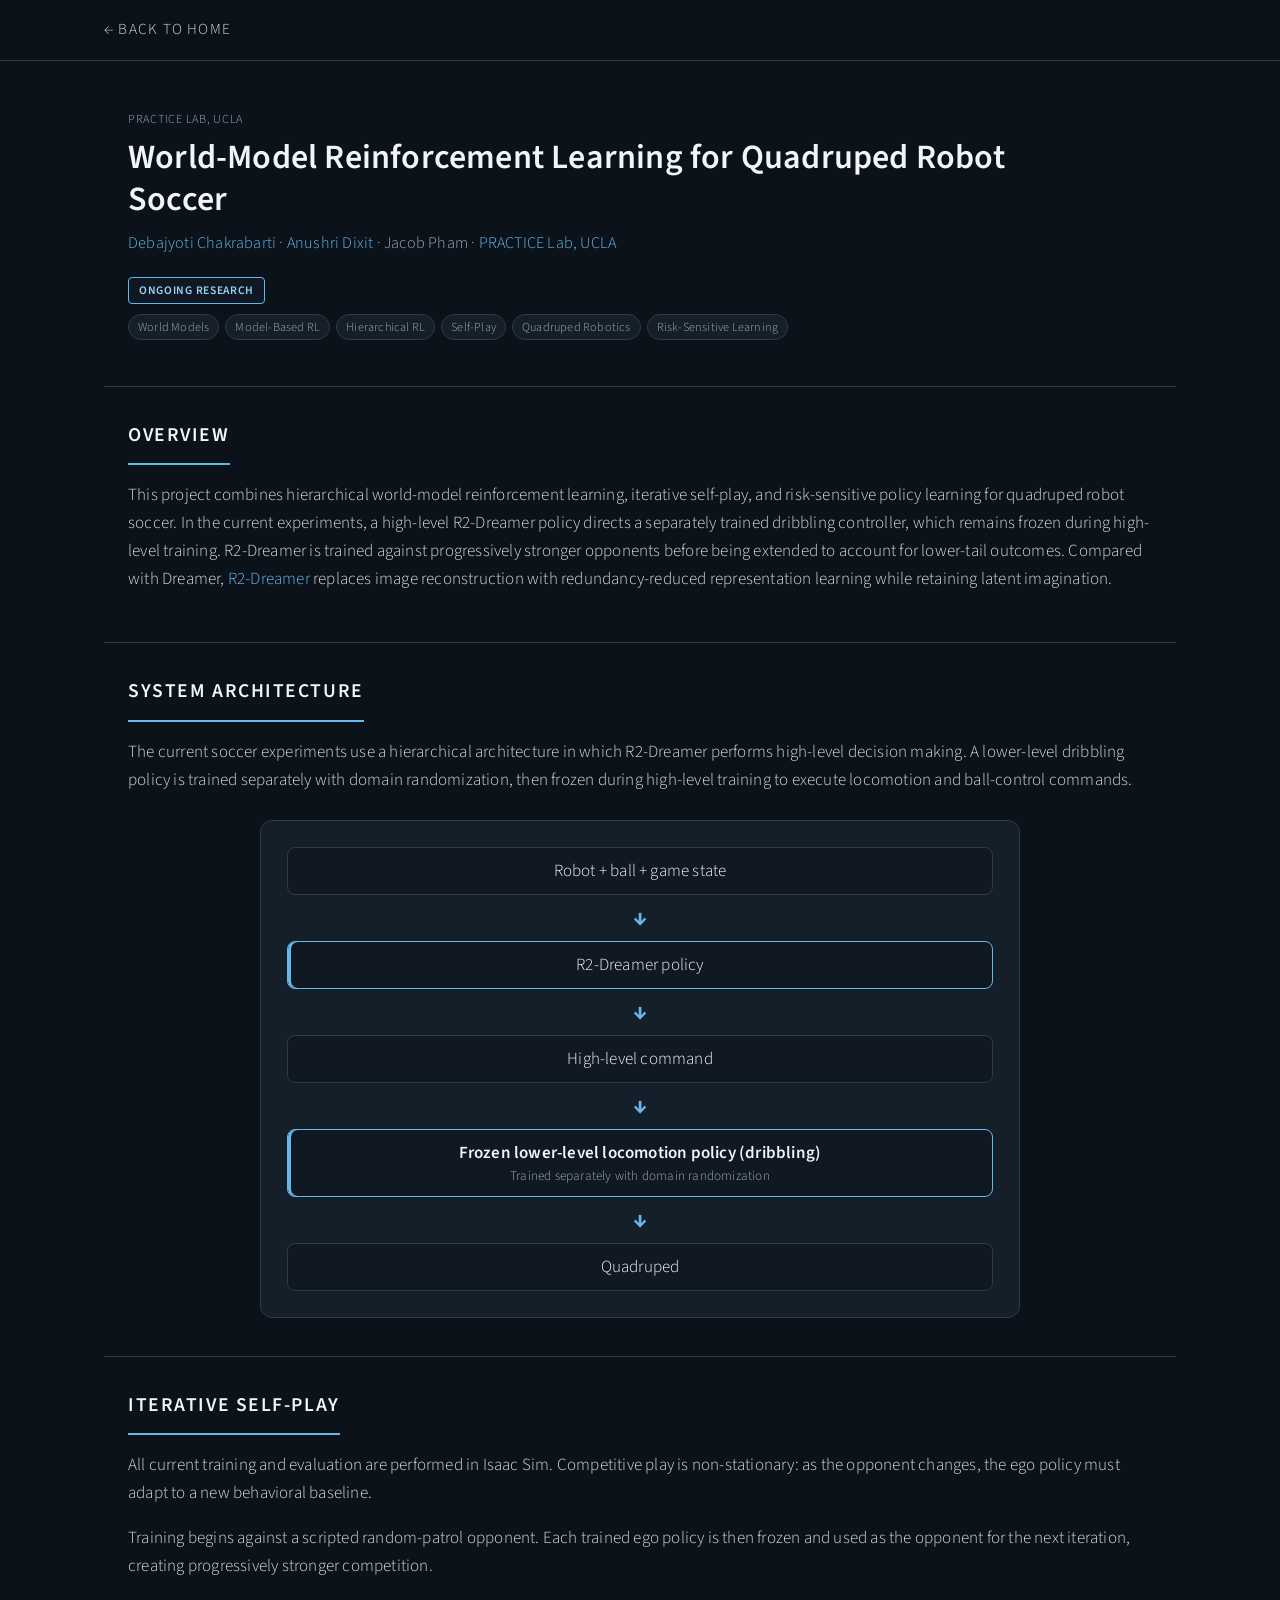
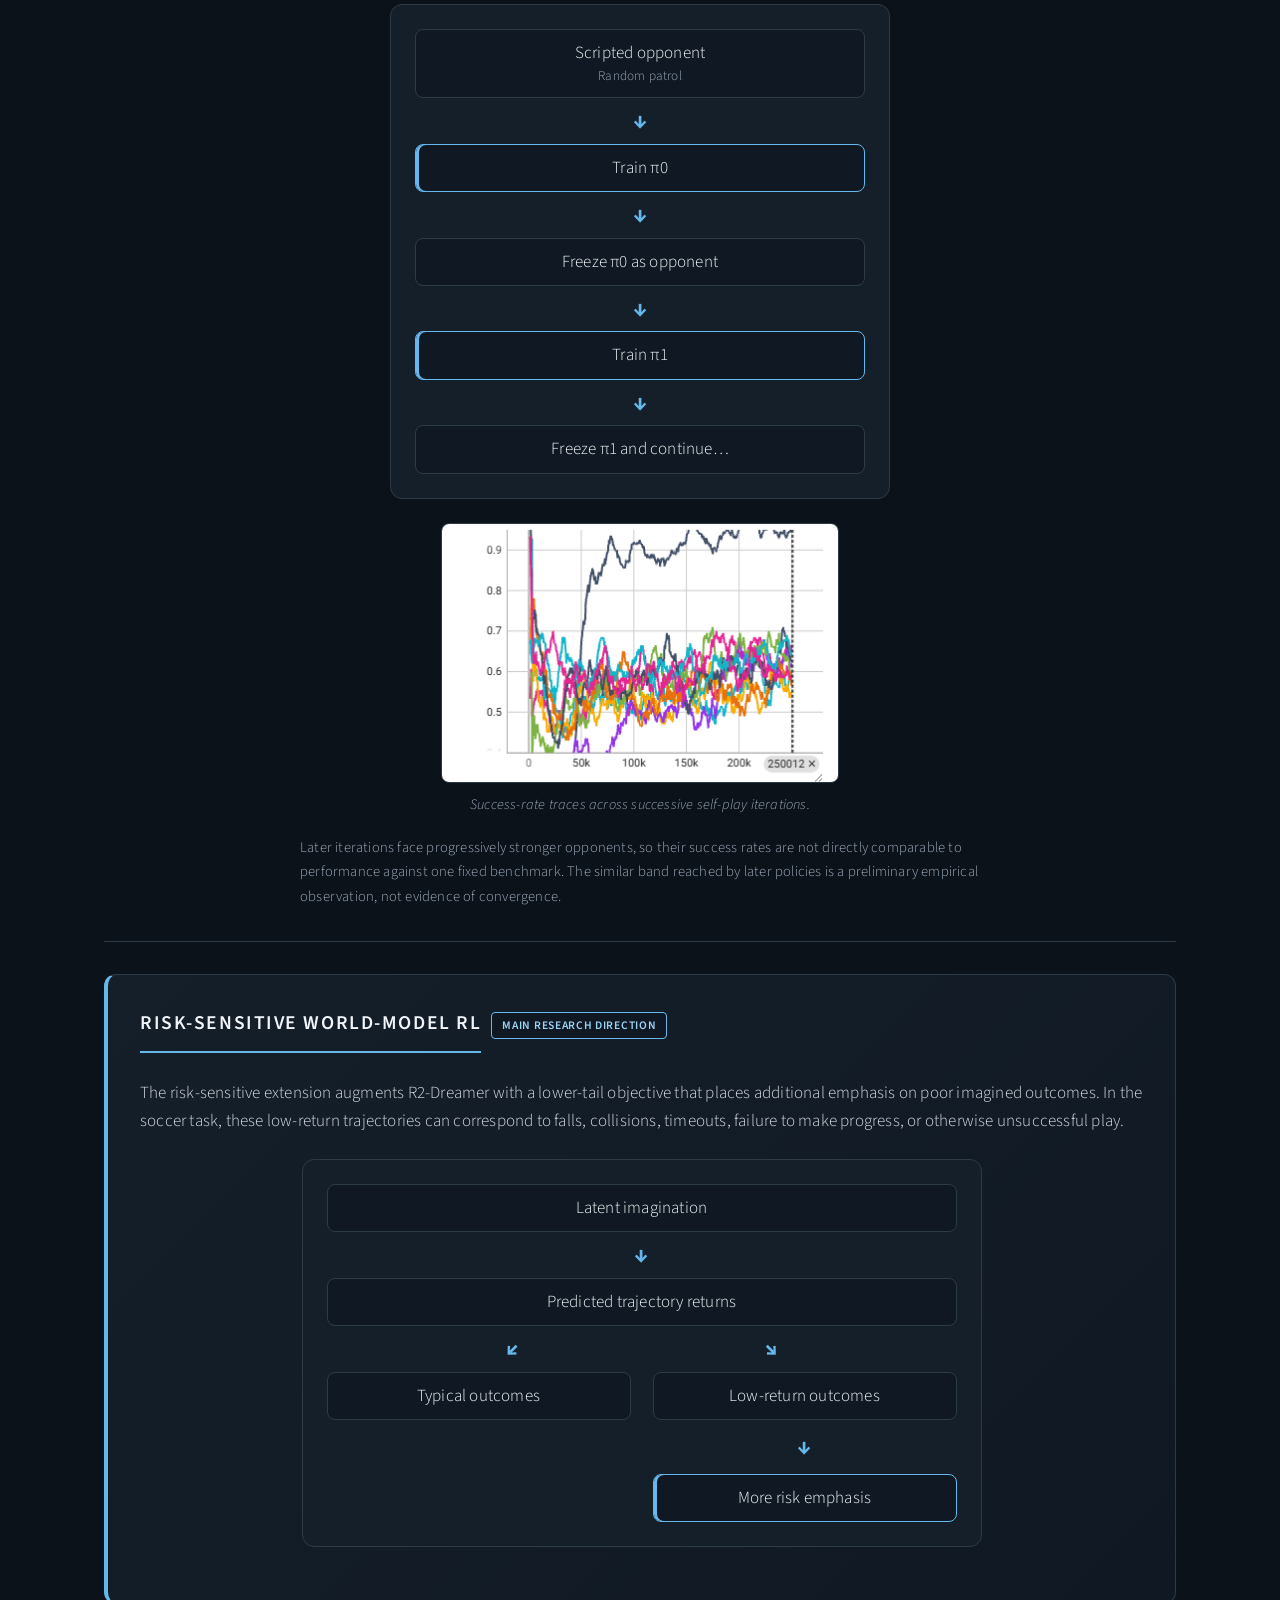
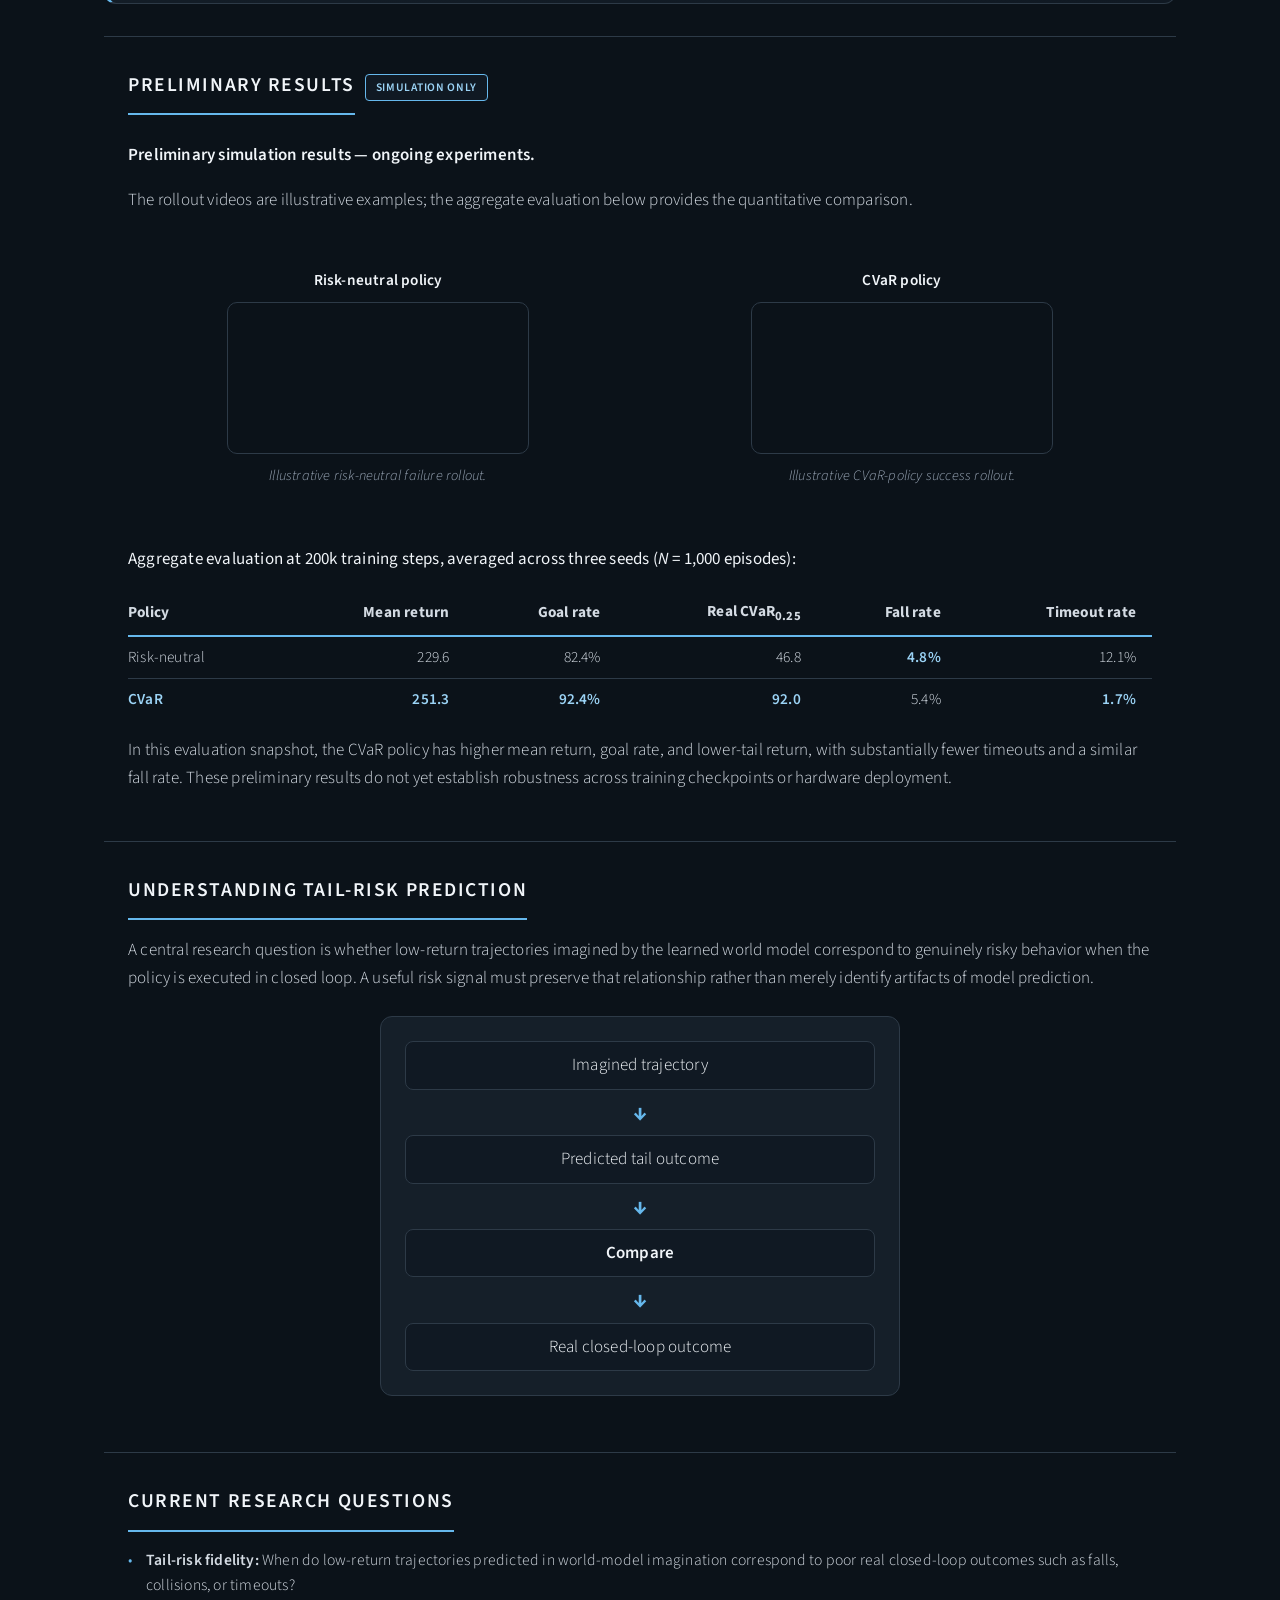
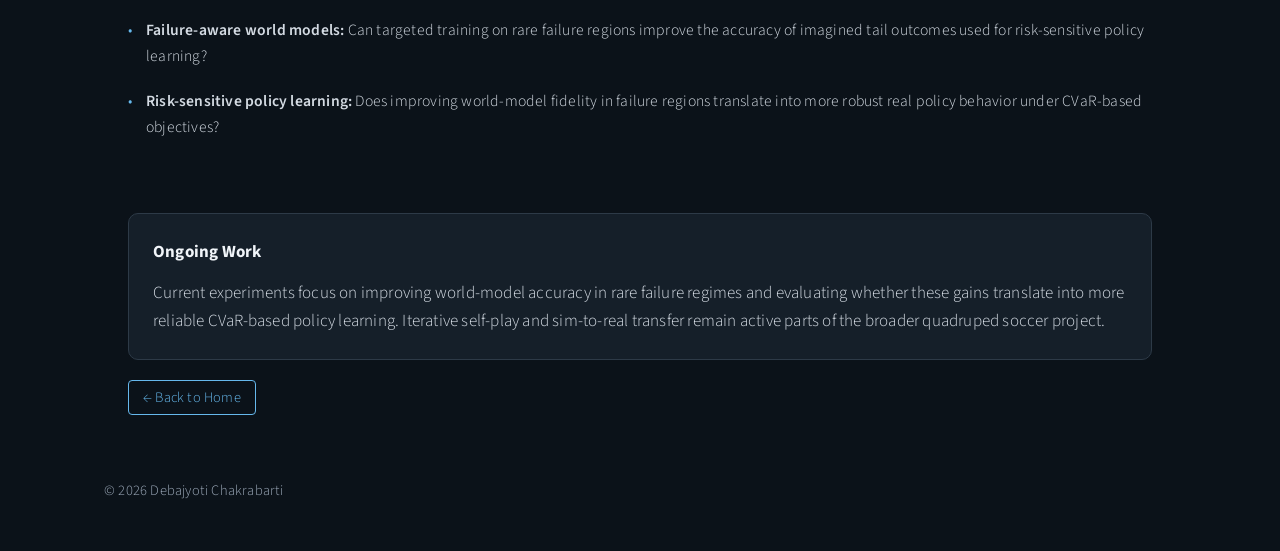
<file: projects/robot-soccer.html>
<!DOCTYPE html>
<html lang="en">

<head>
    <meta charset="UTF-8" />
    <meta name="viewport" content="width=device-width, initial-scale=1" />
    <link href="https://fonts.googleapis.com/css2?family=Source+Sans+Pro:wght@200;300;400;600;700;900&amp;display=swap"
        rel="stylesheet">
    <link rel="stylesheet" type="text/css" href="../assets/css/style.css" />
    <script src="../assets/js/theme.js"></script>
    <title>Quadruped Robot Soccer &mdash; Debajyoti Chakrabarti</title>
    <link rel="icon" type="image/x-icon" href="../assets/images/ucla.ico">
</head>

<body>
    <header id="header">
        <nav class="container nav">
            <a href="../index.html#research">&larr; Back to Home</a>
        </nav>
    </header>

    <main class="container research-main compact-sections">
        <section class="section soccer-hero-section">
            <p class="status-line">PRACTICE Lab, UCLA</p>
            <h1>World-Model Reinforcement Learning for Quadruped Robot Soccer</h1>
            <p class="sub-role"><a href="../index.html#about">Debajyoti Chakrabarti</a> &middot;
                <a href="https://practice-lab-ucla.github.io/people/anushri_dixit/" target="_blank"
                    rel="noopener">Anushri Dixit</a> &middot; Jacob Pham &middot;
                <a href="https://practice-lab-ucla.github.io/" target="_blank" rel="noopener">PRACTICE Lab, UCLA</a>
            </p>
            <div class="feature-heading soccer-status-row">
                <span class="badge badge-ongoing">Ongoing Research</span>
            </div>
            <div class="tag-row">
                <span class="tag">World Models</span>
                <span class="tag">Model-Based RL</span>
                <span class="tag">Hierarchical RL</span>
                <span class="tag">Self-Play</span>
                <span class="tag">Quadruped Robotics</span>
                <span class="tag">Risk-Sensitive Learning</span>
            </div>
        </section>

        <div class="divider"></div>

        <section class="section research-section">
            <h2>Overview</h2>
            <p>This project combines hierarchical world-model reinforcement learning, iterative self-play, and
                risk-sensitive policy learning for quadruped robot soccer. In the current experiments, a high-level
                R2-Dreamer policy directs a separately trained dribbling controller, which remains frozen during
                high-level training. R2-Dreamer is trained against progressively stronger opponents before being
                extended to account for lower-tail outcomes. Compared with Dreamer, <a
                    href="https://openreview.net/forum?id=Je2QqXrcQq" target="_blank"
                    rel="noopener">R2-Dreamer</a> replaces image reconstruction with redundancy-reduced representation
                learning while retaining latent imagination.</p>
        </section>

        <div class="divider"></div>

        <section class="section research-section">
            <h2>System Architecture</h2>
            <p>The current soccer experiments use a hierarchical architecture in which R2-Dreamer performs high-level
                decision making. A lower-level dribbling policy is trained separately with domain randomization, then
                frozen during high-level training to execute locomotion and ball-control commands.</p>
            <div class="soccer-architecture" role="img"
                aria-label="Current architecture from robot, ball, and game state through R2-Dreamer and a high-level command to a frozen lower-level dribbling locomotion policy and the quadruped">
                <div class="soccer-diagram-node">Robot + ball + game state</div>
                <div class="soccer-diagram-arrow" aria-hidden="true">&darr;</div>
                <div class="soccer-diagram-node soccer-diagram-primary">R2-Dreamer policy</div>
                <div class="soccer-diagram-arrow" aria-hidden="true">&darr;</div>
                <div class="soccer-diagram-node">High-level command</div>
                <div class="soccer-diagram-arrow" aria-hidden="true">&darr;</div>
                <div class="soccer-diagram-node soccer-diagram-primary"><strong>Frozen lower-level locomotion policy
                        (dribbling)</strong><span>Trained separately with domain randomization</span></div>
                <div class="soccer-diagram-arrow" aria-hidden="true">&darr;</div>
                <div class="soccer-diagram-node">Quadruped</div>
            </div>
        </section>

        <div class="divider"></div>

        <section class="section research-section">
            <h2>Iterative Self-Play</h2>
            <p>All current training and evaluation are performed in Isaac Sim. Competitive play is non-stationary:
                as the opponent changes, the ego policy must adapt to a new behavioral baseline.</p>
            <p>Training begins against a scripted random-patrol opponent. Each trained ego policy is then frozen and
                used as the opponent for the next iteration, creating progressively stronger competition.</p>
            <div class="self-play-ladder" role="img"
                aria-label="Iterative self-play ladder from a scripted opponent through successive trained and frozen policies">
                <div class="soccer-diagram-node">Scripted opponent<span>Random patrol</span></div>
                <div class="soccer-diagram-arrow" aria-hidden="true">&darr;</div>
                <div class="soccer-diagram-node soccer-diagram-primary">Train &pi;0</div>
                <div class="soccer-diagram-arrow" aria-hidden="true">&darr;</div>
                <div class="soccer-diagram-node">Freeze &pi;0 as opponent</div>
                <div class="soccer-diagram-arrow" aria-hidden="true">&darr;</div>
                <div class="soccer-diagram-node soccer-diagram-primary">Train &pi;1</div>
                <div class="soccer-diagram-arrow" aria-hidden="true">&darr;</div>
                <div class="soccer-diagram-node">Freeze &pi;1 and continue&hellip;</div>
            </div>
            <figure class="research-figure soccer-training-plot">
                <div class="soccer-training-crop">
                    <img src="../assets/images/projects/robot_soccer/training_success_rate.png"
                        alt="Success-rate traces across ten self-play policy-training iterations" />
                </div>
                <figcaption class="figure-caption">Success-rate traces across successive self-play iterations.</figcaption>
            </figure>
            <p class="soccer-training-note">Later iterations face progressively stronger opponents, so their success
                rates are not directly comparable to performance against one fixed benchmark. The similar band reached
                by later policies is a preliminary empirical observation, not evidence of convergence.</p>
        </section>

        <div class="divider"></div>

        <section class="section research-section soccer-primary-section">
            <div class="feature-heading">
                <h2>Risk-Sensitive World-Model RL</h2>
                <span class="badge badge-ongoing">Main Research Direction</span>
            </div>
            <p>The risk-sensitive extension augments R2-Dreamer with a lower-tail objective that places additional
                emphasis on poor imagined outcomes. In the soccer task, these low-return trajectories can correspond
                to falls, collisions, timeouts, failure to make progress, or otherwise unsuccessful play.</p>

            <div class="risk-learning-flow" role="img"
                aria-label="Conceptual flow from latent imagination to predicted trajectory returns, split into typical and low-return outcomes, with additional risk emphasis on low-return outcomes">
                <div class="soccer-diagram-node">Latent imagination</div>
                <div class="soccer-diagram-arrow" aria-hidden="true">&darr;</div>
                <div class="soccer-diagram-node">Predicted trajectory returns</div>
                <div class="soccer-diagram-arrow soccer-branch-arrow" aria-hidden="true">&#8601;&nbsp;&nbsp;&nbsp;&#8600;</div>
                <div class="risk-outcome-grid">
                    <div class="soccer-diagram-node">Typical outcomes</div>
                    <div class="risk-tail-column">
                        <div class="soccer-diagram-node risk-tail-node">Low-return outcomes</div>
                        <div class="soccer-diagram-arrow" aria-hidden="true">&darr;</div>
                        <div class="soccer-diagram-node soccer-diagram-primary">More risk emphasis</div>
                    </div>
                </div>
            </div>
        </section>

        <div class="divider"></div>

        <section class="section research-section">
            <div class="feature-heading">
                <h2>Preliminary Results</h2>
                <span class="badge badge-ongoing">Simulation Only</span>
            </div>
            <p class="preliminary-label">Preliminary simulation results &mdash; ongoing experiments.</p>
            <p>The rollout videos are illustrative examples; the aggregate evaluation below provides the quantitative
                comparison.</p>

            <div class="soccer-performance-grid">
                <figure class="research-figure soccer-video-figure">
                    <div class="soccer-video-label">Risk-neutral policy</div>
                    <video class="soccer-training-video" autoplay muted loop playsinline preload="metadata"
                        aria-label="Representative risk-neutral policy episode ending in a fall">
                        <source src="../assets/videos/projects/robot_soccer/RN_fall_001_episode_000000.mp4"
                            type="video/mp4" />
                    </video>
                    <figcaption class="figure-caption">Illustrative risk-neutral failure rollout.</figcaption>
                </figure>
                <figure class="research-figure soccer-video-figure">
                    <div class="soccer-video-label">CVaR policy</div>
                    <video class="soccer-training-video" autoplay muted loop playsinline preload="metadata"
                        aria-label="Representative CVaR policy episode ending in success">
                        <source src="../assets/videos/projects/robot_soccer/Cvar_success_004_episode_000004.mp4"
                            type="video/mp4" />
                    </video>
                    <figcaption class="figure-caption">Illustrative CVaR-policy success rollout.</figcaption>
                </figure>
            </div>

            <p class="soccer-evaluation-note">Aggregate evaluation at 200k training steps, averaged across three
                seeds (<i>N</i> = 1,000 episodes):</p>
            <p class="table-scroll-hint">Swipe horizontally to view all metrics.</p>
            <div class="results-table-wrap soccer-results-wrap">
                <table class="results-table soccer-results-table">
                    <thead>
                        <tr>
                            <th>Policy</th>
                            <th>Mean return</th>
                            <th>Goal rate</th>
                            <th>Real CVaR<sub>0.25</sub></th>
                            <th>Fall rate</th>
                            <th>Timeout rate</th>
                        </tr>
                    </thead>
                    <tbody>
                        <tr>
                            <td>Risk-neutral</td>
                            <td>229.6</td>
                            <td>82.4%</td>
                            <td>46.8</td>
                            <td class="highlight">4.8%</td>
                            <td>12.1%</td>
                        </tr>
                        <tr>
                            <td class="highlight">CVaR</td>
                            <td class="highlight">251.3</td>
                            <td class="highlight">92.4%</td>
                            <td class="highlight">92.0</td>
                            <td>5.4%</td>
                            <td class="highlight">1.7%</td>
                        </tr>
                    </tbody>
                </table>
            </div>
            <p>In this evaluation snapshot, the CVaR policy has higher mean return, goal rate, and lower-tail return,
                with substantially fewer timeouts and a similar fall rate. These preliminary results do not yet
                establish robustness across training checkpoints or hardware deployment.</p>
        </section>

        <div class="divider"></div>

        <section class="section research-section">
            <h2>Understanding Tail-Risk Prediction</h2>
            <p>A central research question is whether low-return trajectories imagined by the learned world model
                correspond to genuinely risky behavior when the policy is executed in closed loop. A useful risk
                signal must preserve that relationship rather than merely identify artifacts of model prediction.</p>
            <div class="tail-risk-flow" role="img"
                aria-label="Conceptual comparison from an imagined trajectory and predicted tail outcome to the corresponding real closed-loop outcome">
                <div class="soccer-diagram-node">Imagined trajectory</div>
                <div class="soccer-diagram-arrow" aria-hidden="true">&darr;</div>
                <div class="soccer-diagram-node risk-tail-node">Predicted tail outcome</div>
                <div class="soccer-diagram-arrow" aria-hidden="true">&darr;</div>
                <div class="soccer-diagram-node soccer-compare-node">Compare</div>
                <div class="soccer-diagram-arrow" aria-hidden="true">&darr;</div>
                <div class="soccer-diagram-node">Real closed-loop outcome</div>
            </div>
        </section>

        <div class="divider"></div>

        <section class="section research-section">
            <h2>Current Research Questions</h2>
            <ol class="simple-list soccer-question-list">
                <li><strong>Tail-risk fidelity:</strong> When do low-return trajectories predicted in world-model
                    imagination correspond to poor real closed-loop outcomes such as falls, collisions, or timeouts?</li>
                <li><strong>Failure-aware world models:</strong> Can targeted training on rare failure regions improve
                    the accuracy of imagined tail outcomes used for risk-sensitive policy learning?</li>
                <li><strong>Risk-sensitive policy learning:</strong> Does improving world-model fidelity in failure
                    regions translate into more robust real policy behavior under CVaR-based objectives?</li>
            </ol>
        </section>

        <section class="section section-compact">
            <div class="callout soccer-ongoing-callout">
                <h3>Ongoing Work</h3>
                <p>Current experiments focus on improving world-model accuracy in rare failure regimes and evaluating
                    whether these gains translate into more reliable CVaR-based policy learning. Iterative self-play
                    and sim-to-real transfer remain active parts of the broader quadruped soccer project.</p>
            </div>
            <div class="btn-row soccer-back-row">
                <a class="btn-link" href="../index.html#research">&larr; Back to Home</a>
            </div>
        </section>
    </main>

    <footer class="container footer">
        <p>&copy; 2026 Debajyoti Chakrabarti</p>
    </footer>
</body>

</html>
</file>
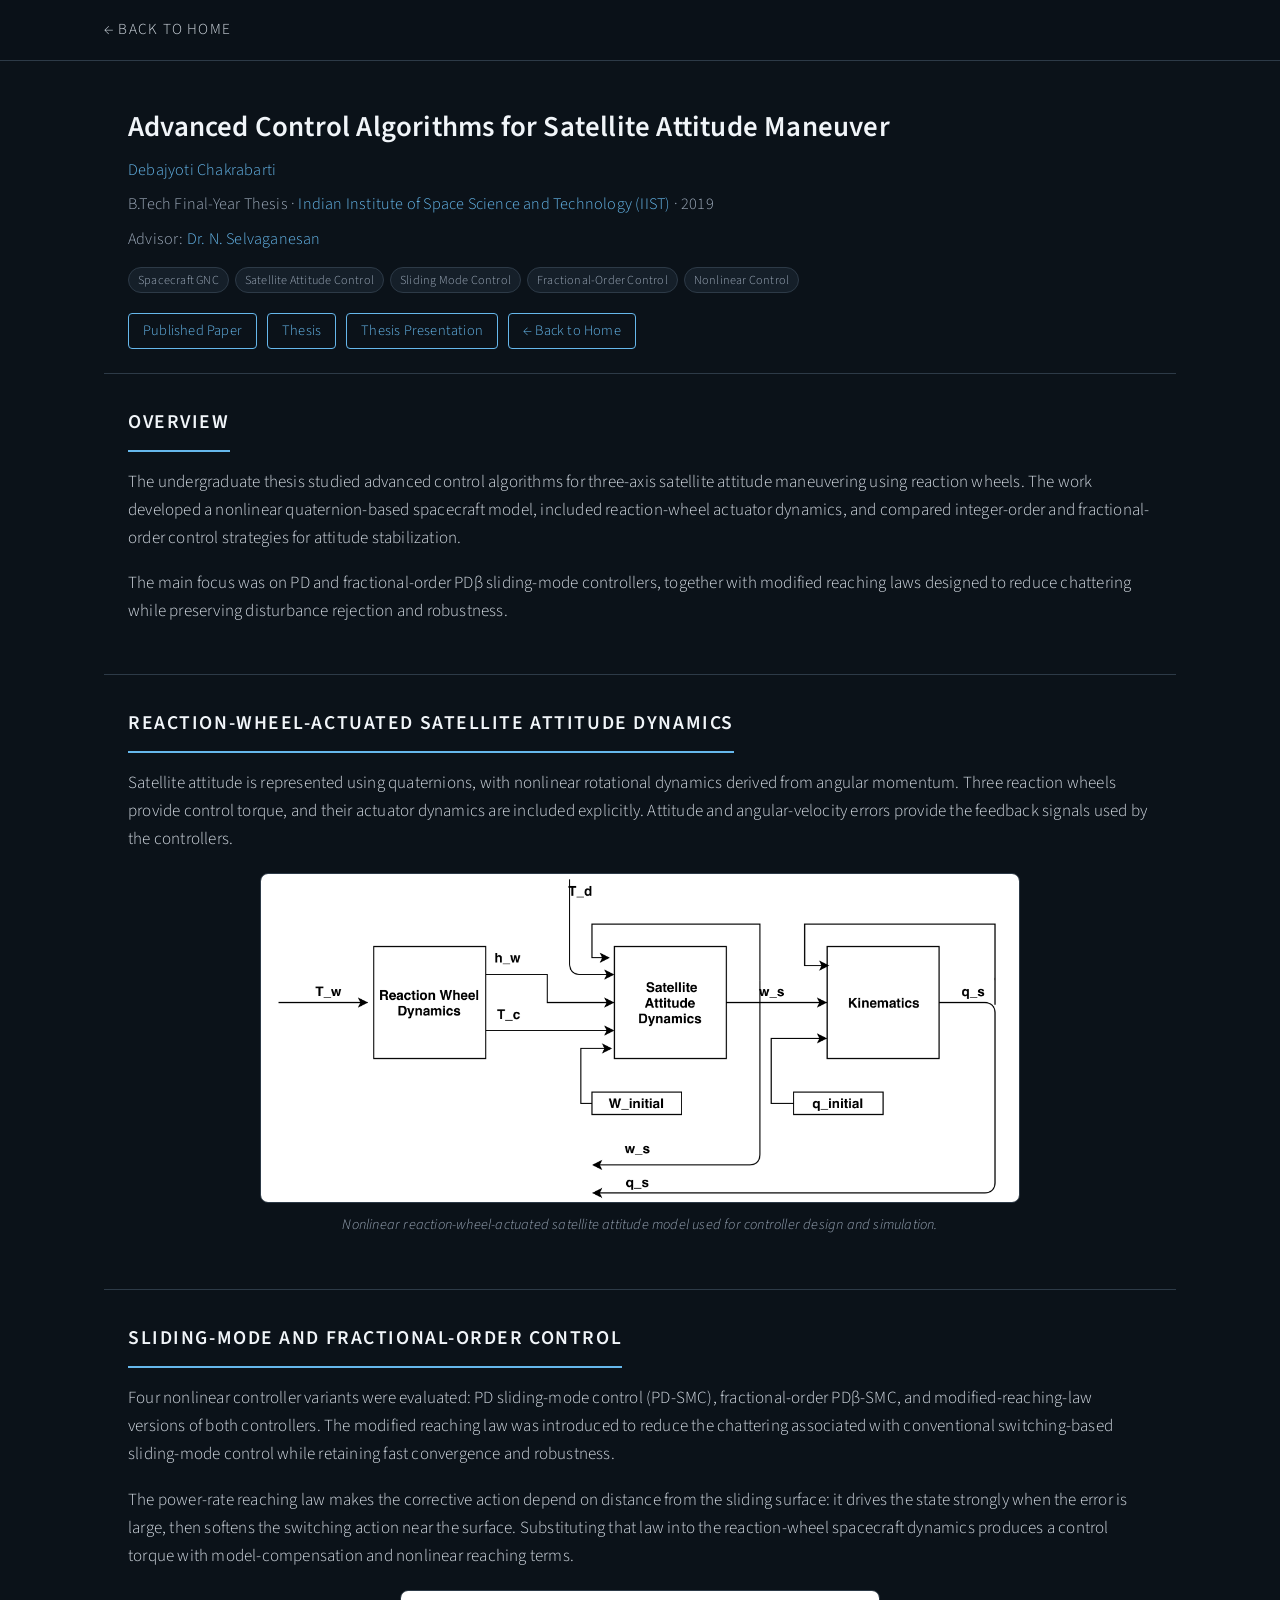
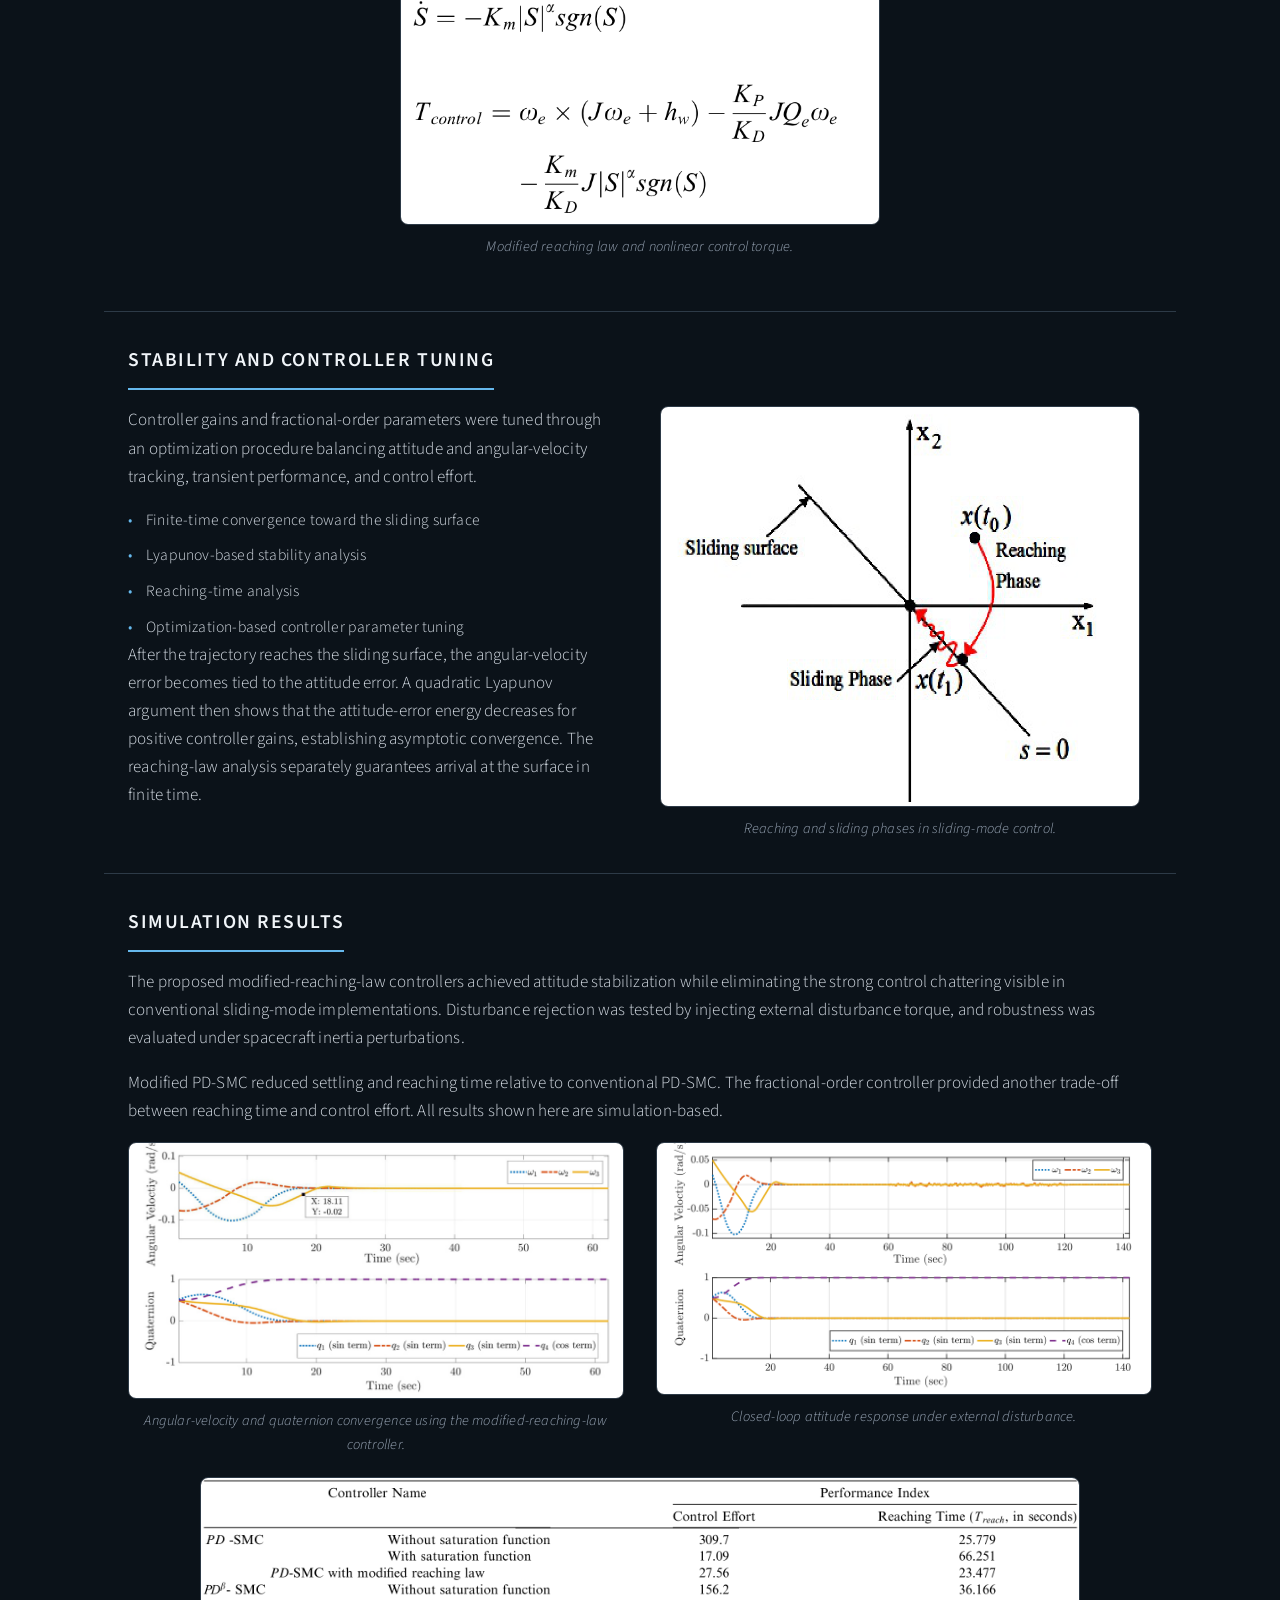
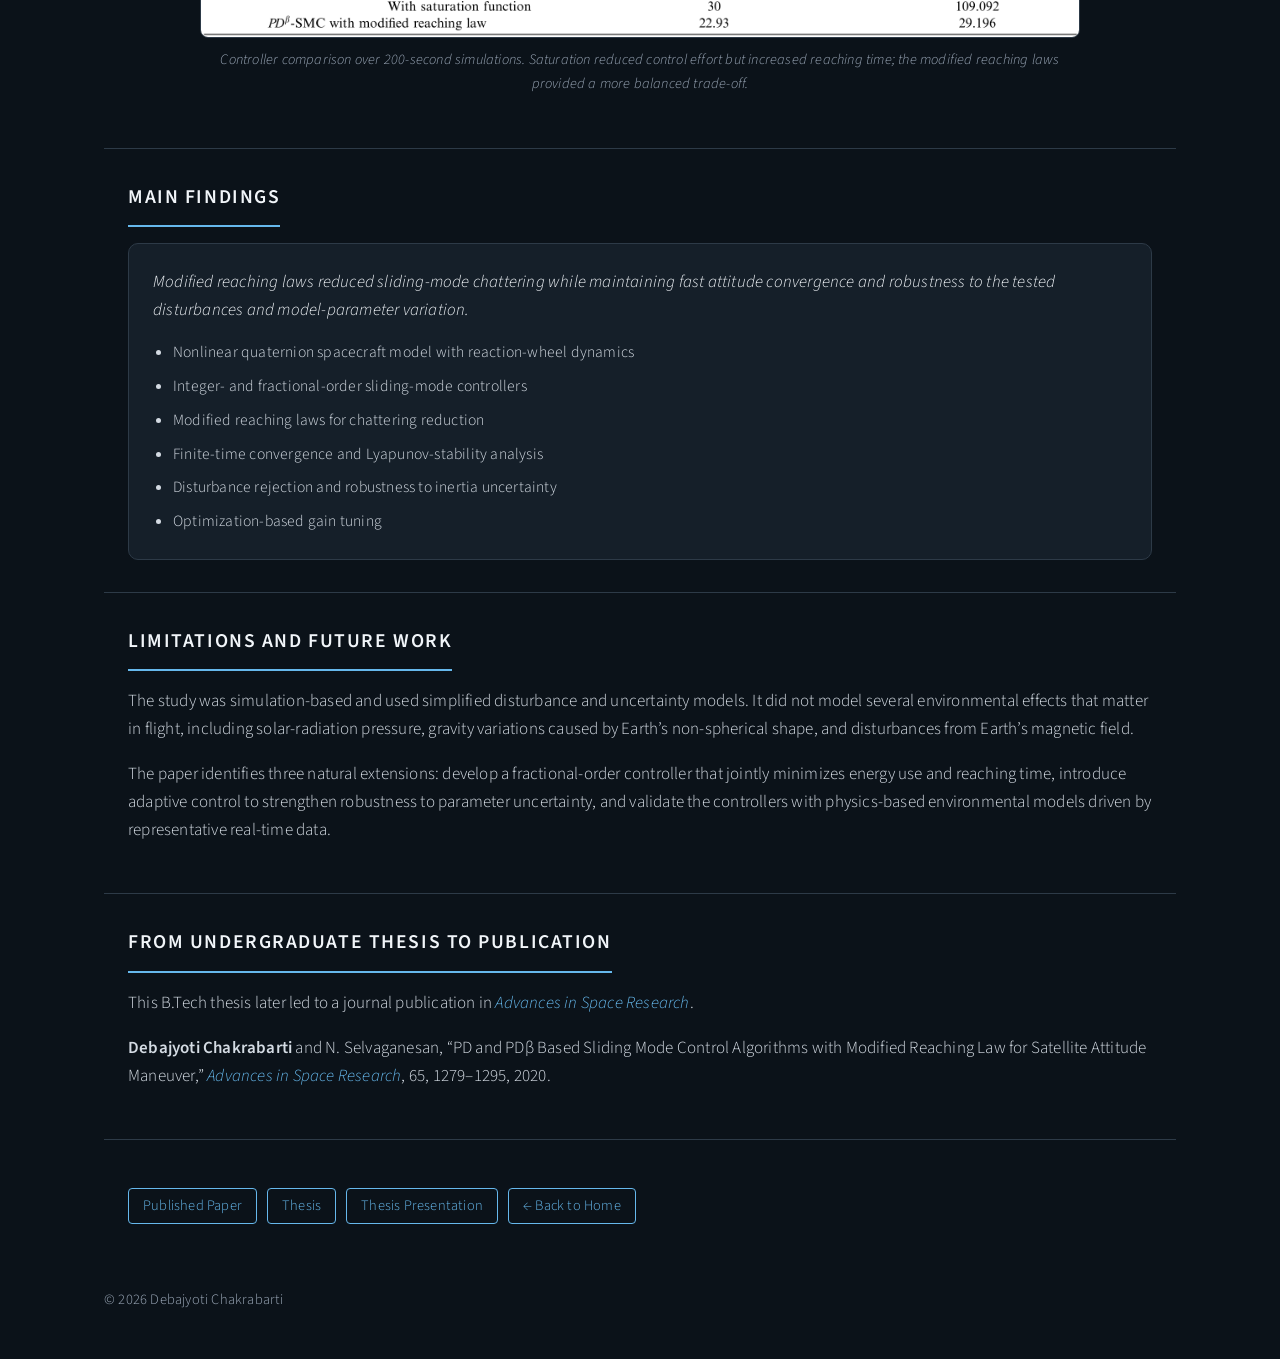
<file: projects/satellite-attitude-control.html>
<!DOCTYPE html>
<html lang="en">

<head>
    <meta charset="UTF-8" />
    <meta name="viewport" content="width=device-width, initial-scale=1" />
    <link href="https://fonts.googleapis.com/css2?family=Source+Sans+Pro:wght@200;300;400;600;700;900&display=swap"
        rel="stylesheet">
    <link rel="stylesheet" type="text/css" href="../assets/css/style.css" />
    <script src="../assets/js/theme.js"></script>
    <title>Satellite Attitude Control — Debajyoti Chakrabarti</title>
    <link rel="icon" type="image/x-icon" href="../assets/images/ucla.ico">
</head>

<body>
    <header id="header">
        <nav class="container nav">
            <a href="../index.html#earlier-research">&larr; Back to Home</a>
        </nav>
    </header>

    <main class="container research-main compact-sections">
        <section class="section" style="padding-top: 48px; padding-bottom: 24px;">
            <h1 style="font-size: 1.7em; margin: 0 0 10px 0; line-height: 1.3;">Advanced Control Algorithms for
                Satellite Attitude Maneuver</h1>
            <p class="sub-role" style="margin-bottom: 8px;"><a href="../index.html#about">Debajyoti
                    Chakrabarti</a></p>
            <p class="sub-role" style="margin-bottom: 8px;">B.Tech Final-Year Thesis &middot; <a
                    href="https://www.iist.ac.in/" target="_blank" rel="noopener">Indian Institute of Space Science
                    and Technology (IIST)</a> &middot; 2019</p>
            <p class="sub-role" style="margin-bottom: 14px;">Advisor: <a
                    href="https://www.iist.ac.in/people-faculty-profile/n-selvaganesan" target="_blank"
                    rel="noopener">Dr. N. Selvaganesan</a></p>
            <div class="tag-row" style="margin-top: 12px;">
                <span class="tag">Spacecraft GNC</span>
                <span class="tag">Satellite Attitude Control</span>
                <span class="tag">Sliding Mode Control</span>
                <span class="tag">Fractional-Order Control</span>
                <span class="tag">Nonlinear Control</span>
            </div>
            <div class="btn-row" style="margin-top: 20px;">
                <a class="btn-link" href="../assets/docs/projects/satellite_attitude_control/paper.pdf"
                    target="_blank" rel="noopener">Published Paper</a>
                <a class="btn-link" href="../assets/docs/projects/satellite_attitude_control/thesis.pdf"
                    target="_blank" rel="noopener">Thesis</a>
                <a class="btn-link"
                    href="../assets/docs/projects/satellite_attitude_control/thesis_presentation.pdf"
                    target="_blank" rel="noopener">Thesis Presentation</a>
                <a class="btn-link" href="../index.html#earlier-research">&larr; Back to Home</a>
            </div>
        </section>

        <div class="divider"></div>

        <section id="overview" class="section research-section">
            <h2>Overview</h2>
            <p>The undergraduate thesis studied advanced control algorithms for three-axis satellite attitude
                maneuvering using reaction wheels. The work developed a nonlinear quaternion-based spacecraft
                model, included reaction-wheel actuator dynamics, and compared integer-order and fractional-order
                control strategies for attitude stabilization.</p>
            <p>The main focus was on PD and fractional-order PD&beta; sliding-mode controllers, together with
                modified reaching laws designed to reduce chattering while preserving disturbance rejection and
                robustness.</p>
        </section>

        <div class="divider"></div>

        <section id="model" class="section research-section">
            <h2>Reaction-Wheel-Actuated Satellite Attitude Dynamics</h2>
            <p>Satellite attitude is represented using quaternions, with nonlinear rotational dynamics derived
                from angular momentum. Three reaction wheels provide control torque, and their actuator dynamics
                are included explicitly. Attitude and angular-velocity errors provide the feedback signals used by
                the controllers.</p>
            <figure class="research-figure" style="max-width: 760px;">
                <img src="../assets/images/projects/satellite_attitude_control/system_dynamics.png"
                    class="card-image"
                    alt="Open-loop block diagram of reaction-wheel dynamics, satellite attitude dynamics, and quaternion kinematics." />
                <figcaption class="figure-caption">Nonlinear reaction-wheel-actuated satellite attitude model
                    used for controller design and simulation.</figcaption>
            </figure>
        </section>

        <div class="divider"></div>

        <section id="control" class="section research-section">
            <h2>Sliding-Mode and Fractional-Order Control</h2>
            <p>Four nonlinear controller variants were evaluated: PD sliding-mode control (PD-SMC),
                fractional-order PD&beta;-SMC, and modified-reaching-law versions of both controllers. The modified
                reaching law was introduced to reduce the chattering associated with conventional switching-based
                sliding-mode control while retaining fast convergence and robustness.</p>
            <p>The power-rate reaching law makes the corrective action depend on distance from the sliding surface:
                it drives the state strongly when the error is large, then softens the switching action near the
                surface. Substituting that law into the reaction-wheel spacecraft dynamics produces a control torque
                with model-compensation and nonlinear reaching terms.</p>
            <figure class="research-figure figure-narrow">
                <img src="../assets/images/projects/satellite_attitude_control/key_control_equations.png"
                    class="card-image"
                    alt="Published modified reaching law and resulting PD sliding-mode control torque." />
                <figcaption class="figure-caption">Modified reaching law and nonlinear control torque.</figcaption>
            </figure>
        </section>

        <div class="divider"></div>

        <section id="stability" class="section research-section">
            <h2>Stability and Controller Tuning</h2>
            <div class="twocol-grid">
                <div class="twocol-text">
                    <p>Controller gains and fractional-order parameters were tuned through an optimization
                        procedure balancing attitude and angular-velocity tracking, transient performance, and
                        control effort.</p>
                    <ul class="simple-list">
                        <li>Finite-time convergence toward the sliding surface</li>
                        <li>Lyapunov-based stability analysis</li>
                        <li>Reaching-time analysis</li>
                        <li>Optimization-based controller parameter tuning</li>
                    </ul>
                    <p>After the trajectory reaches the sliding surface, the angular-velocity error becomes tied to
                        the attitude error. A quadratic Lyapunov argument then shows that the attitude-error energy
                        decreases for positive controller gains, establishing asymptotic convergence. The reaching-law
                        analysis separately guarantees arrival at the surface in finite time.</p>
                </div>
                <div class="twocol-figure">
                    <figure class="research-figure figure-narrow">
                        <img src="../assets/images/projects/satellite_attitude_control/sliding_surface.png"
                            class="card-image"
                            alt="Schematic of reaching and sliding phases toward a sliding surface." />
                        <figcaption class="figure-caption">Reaching and sliding phases in sliding-mode control.
                        </figcaption>
                    </figure>
                </div>
            </div>
        </section>

        <div class="divider"></div>

        <section id="results" class="section research-section">
            <h2>Simulation Results</h2>
            <p>The proposed modified-reaching-law controllers achieved attitude stabilization while eliminating
                the strong control chattering visible in conventional sliding-mode implementations. Disturbance
                rejection was tested by injecting external disturbance torque, and robustness was evaluated under
                spacecraft inertia perturbations.</p>
            <p>Modified PD-SMC reduced settling and reaching time relative to conventional PD-SMC. The
                fractional-order controller provided another trade-off between reaching time and control effort.
                All results shown here are simulation-based.</p>

            <div class="figure-pair">
                <figure class="research-figure">
                    <img src="../assets/images/projects/satellite_attitude_control/attitude_response.png"
                        class="card-image"
                        alt="Angular-velocity and quaternion convergence plots for PD-SMC with a modified reaching law." />
                    <figcaption class="figure-caption">Angular-velocity and quaternion convergence using the
                        modified-reaching-law controller.</figcaption>
                </figure>
                <figure class="research-figure">
                    <img src="../assets/images/projects/satellite_attitude_control/disturbance_rejection.png"
                        class="card-image"
                        alt="Angular-velocity and quaternion responses while external disturbance is applied." />
                    <figcaption class="figure-caption">Closed-loop attitude response under external disturbance.
                    </figcaption>
                </figure>
            </div>

            <figure class="research-figure">
                <img src="../assets/images/projects/satellite_attitude_control/controller_performance_table.png"
                    class="card-image"
                    alt="Comparison of control effort and reaching time for six sliding-mode controller configurations." />
                <figcaption class="figure-caption">Controller comparison over 200-second simulations. Saturation
                    reduced control effort but increased reaching time; the modified reaching laws provided a more
                    balanced trade-off.</figcaption>
            </figure>
        </section>

        <div class="divider"></div>

        <section id="findings" class="section research-section">
            <h2>Main Findings</h2>
            <div class="callout">
                <p style="margin: 0 0 16px 0; font-style: italic; color: var(--navy-dark);">Modified reaching laws
                    reduced sliding-mode chattering while maintaining fast attitude convergence and robustness to
                    the tested disturbances and model-parameter variation.</p>
                <ul>
                    <li>Nonlinear quaternion spacecraft model with reaction-wheel dynamics</li>
                    <li>Integer- and fractional-order sliding-mode controllers</li>
                    <li>Modified reaching laws for chattering reduction</li>
                    <li>Finite-time convergence and Lyapunov-stability analysis</li>
                    <li>Disturbance rejection and robustness to inertia uncertainty</li>
                    <li>Optimization-based gain tuning</li>
                </ul>
            </div>
        </section>

        <div class="divider"></div>

        <section id="limitations" class="section research-section">
            <h2>Limitations and Future Work</h2>
            <p>The study was simulation-based and used simplified disturbance and uncertainty models. It did not
                model several environmental effects that matter in flight, including solar-radiation pressure,
                gravity variations caused by Earth&rsquo;s non-spherical shape, and disturbances from Earth&rsquo;s
                magnetic field.</p>
            <p>The paper identifies three natural extensions: develop a fractional-order controller that jointly
                minimizes energy use and reaching time, introduce adaptive control to strengthen robustness to
                parameter uncertainty, and validate the controllers with physics-based environmental models driven
                by representative real-time data.</p>
        </section>

        <div class="divider"></div>

        <section id="publication" class="section research-section">
            <h2>From Undergraduate Thesis to Publication</h2>
            <p>This B.Tech thesis later led to a journal publication in <a
                    href="https://doi.org/10.1016/j.asr.2019.11.005" target="_blank" rel="noopener"><em>Advances
                        in Space Research</em></a>.</p>
            <p><strong>Debajyoti Chakrabarti</strong> and N. Selvaganesan, &ldquo;PD and PD&beta; Based Sliding Mode
                Control Algorithms with Modified Reaching Law for Satellite Attitude Maneuver,&rdquo; <a
                    href="https://doi.org/10.1016/j.asr.2019.11.005" target="_blank" rel="noopener"><em>Advances
                        in Space Research</em></a>, 65, 1279&ndash;1295, 2020.</p>
        </section>

        <div class="divider"></div>

        <section class="section research-section" style="padding-top: 32px;">
            <div class="btn-row">
                <a class="btn-link" href="../assets/docs/projects/satellite_attitude_control/paper.pdf"
                    target="_blank" rel="noopener">Published Paper</a>
                <a class="btn-link" href="../assets/docs/projects/satellite_attitude_control/thesis.pdf"
                    target="_blank" rel="noopener">Thesis</a>
                <a class="btn-link"
                    href="../assets/docs/projects/satellite_attitude_control/thesis_presentation.pdf"
                    target="_blank" rel="noopener">Thesis Presentation</a>
                <a class="btn-link" href="../index.html#earlier-research">&larr; Back to Home</a>
            </div>
        </section>
    </main>

    <footer class="container footer">
        <p>&copy; 2026 Debajyoti Chakrabarti</p>
    </footer>
</body>

</html>
</file>
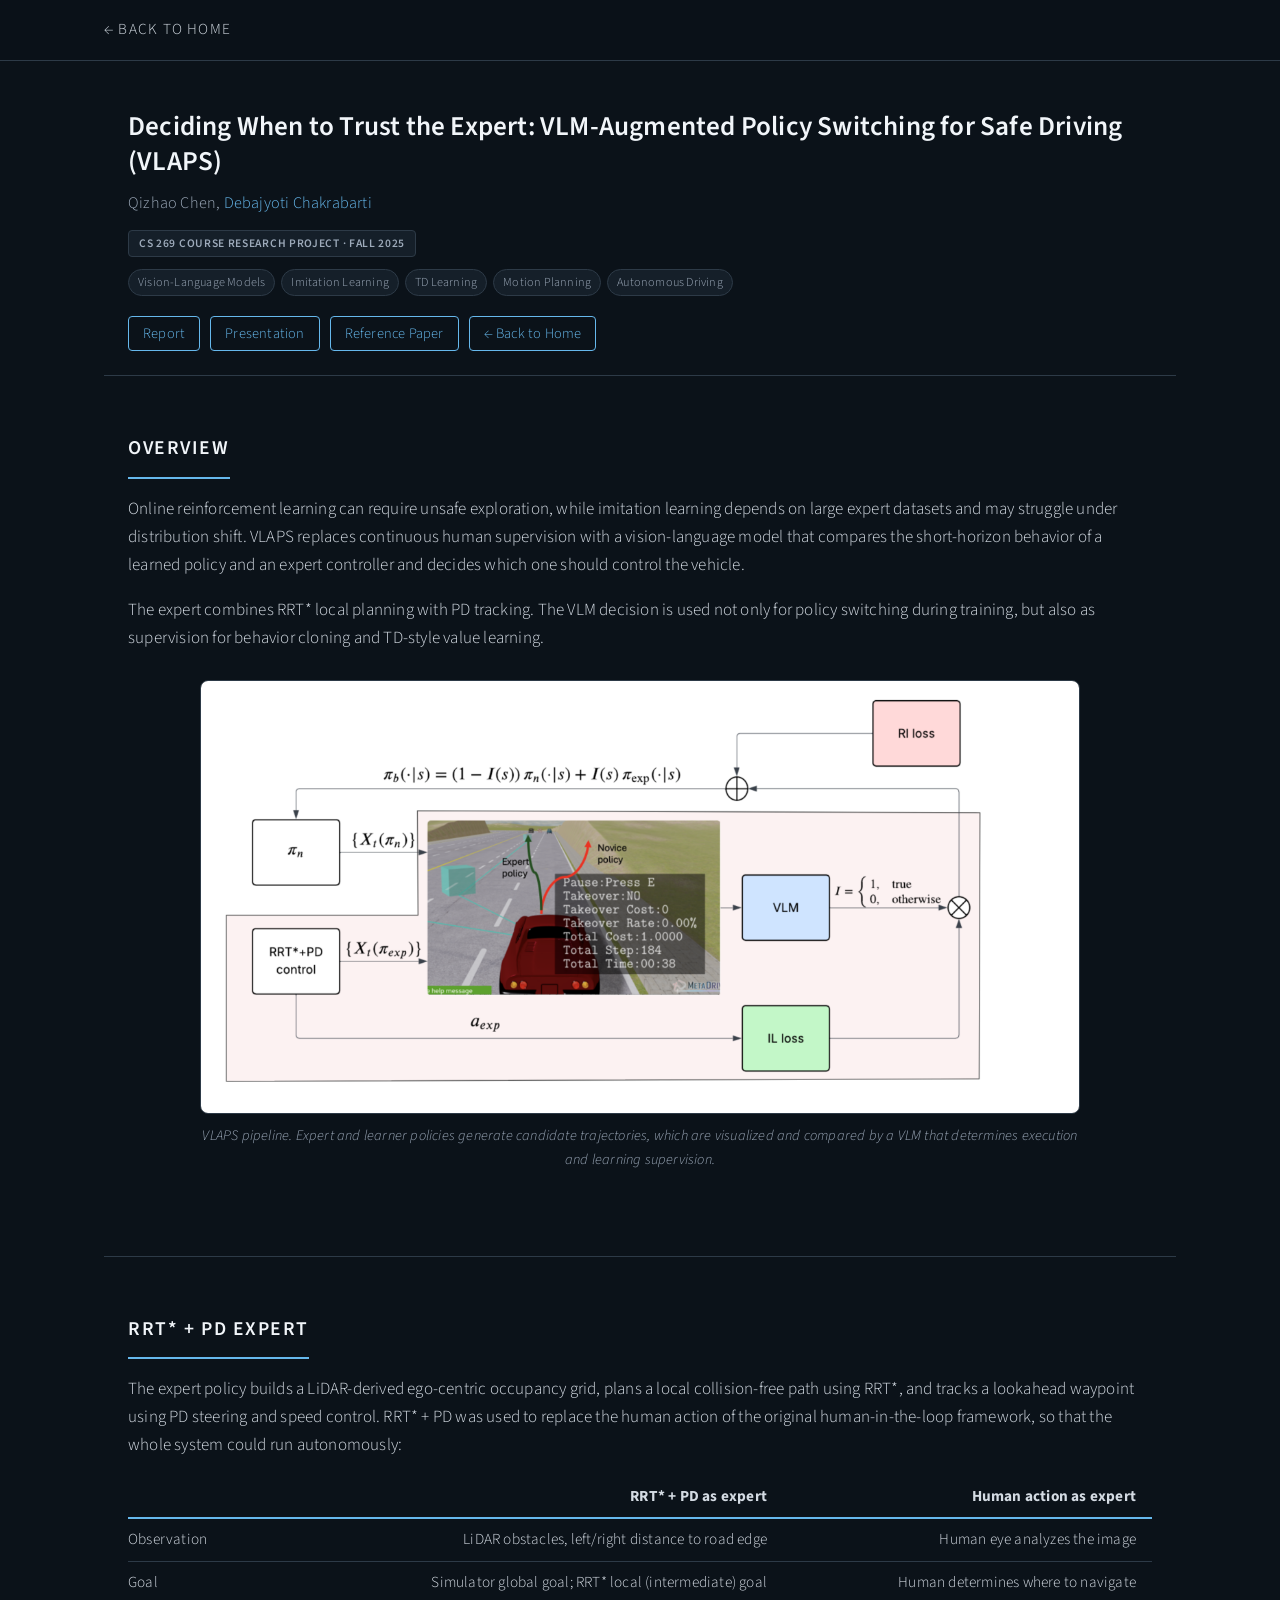
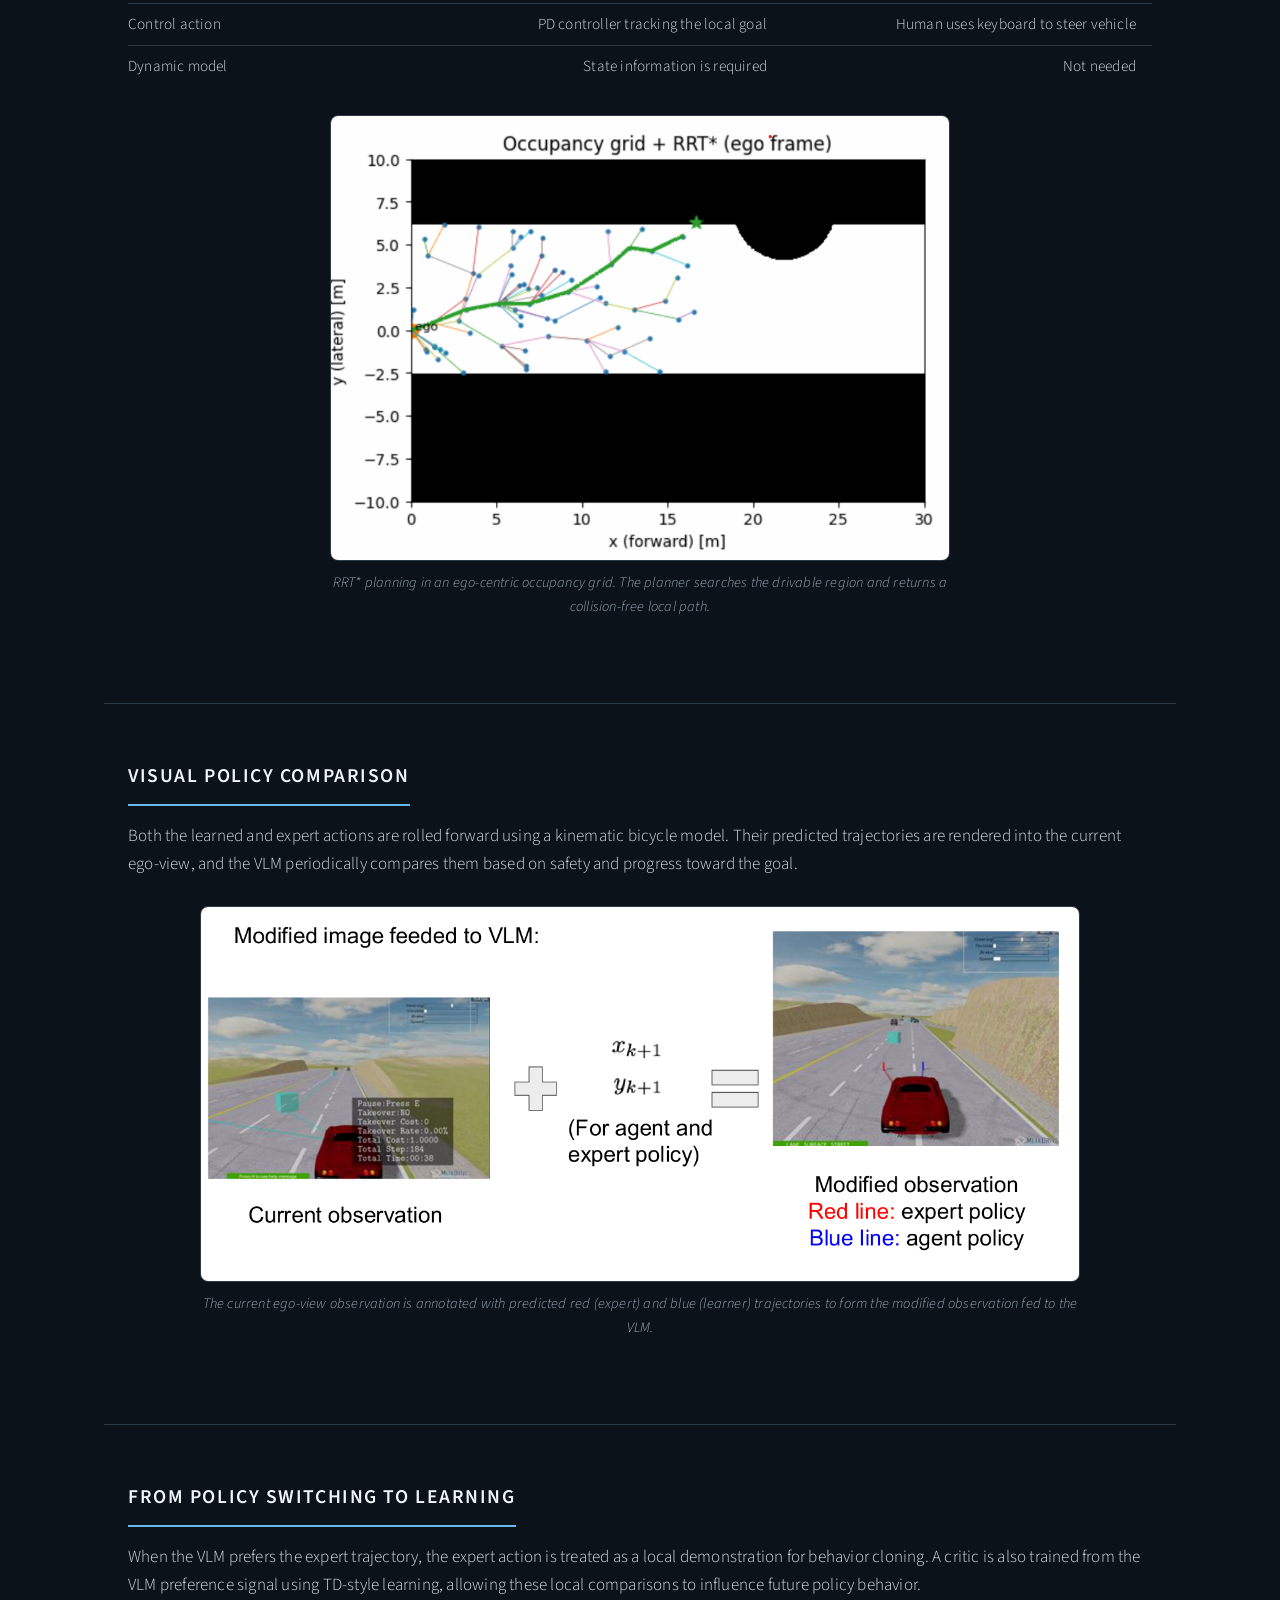
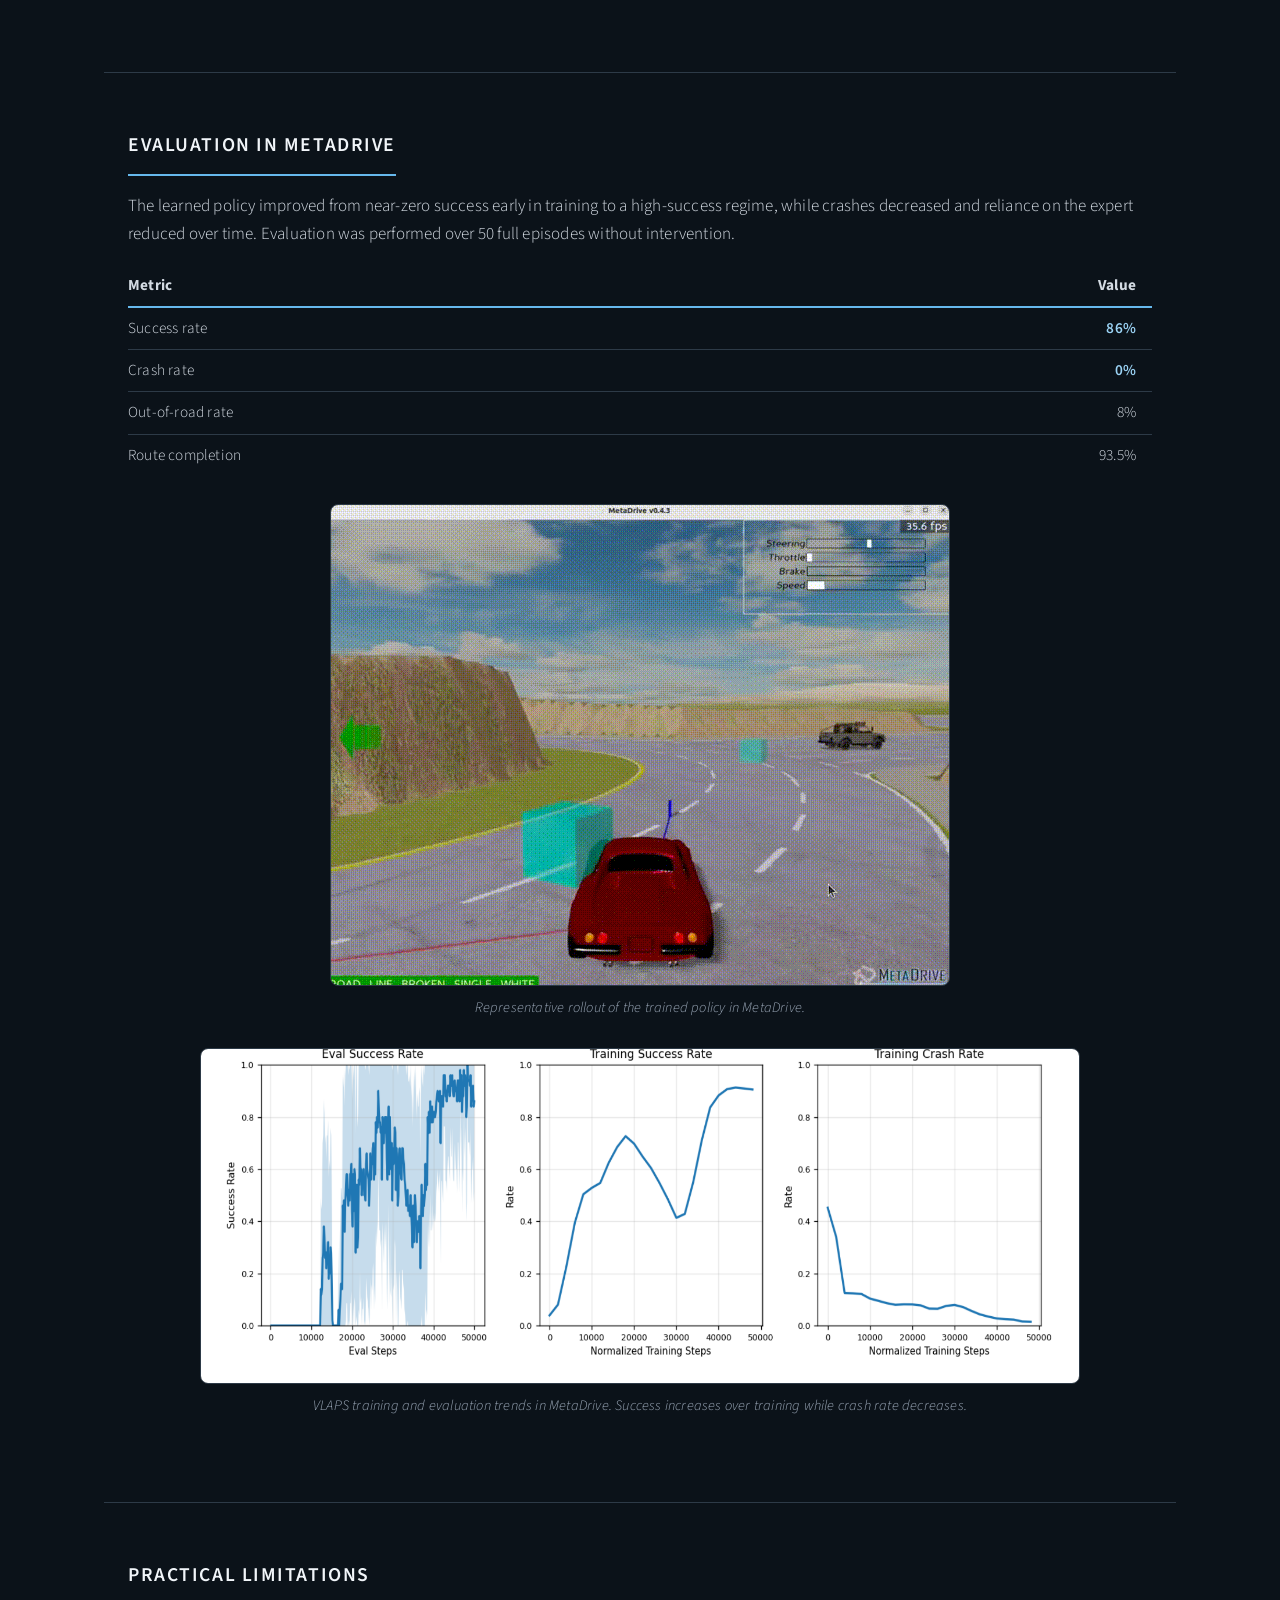
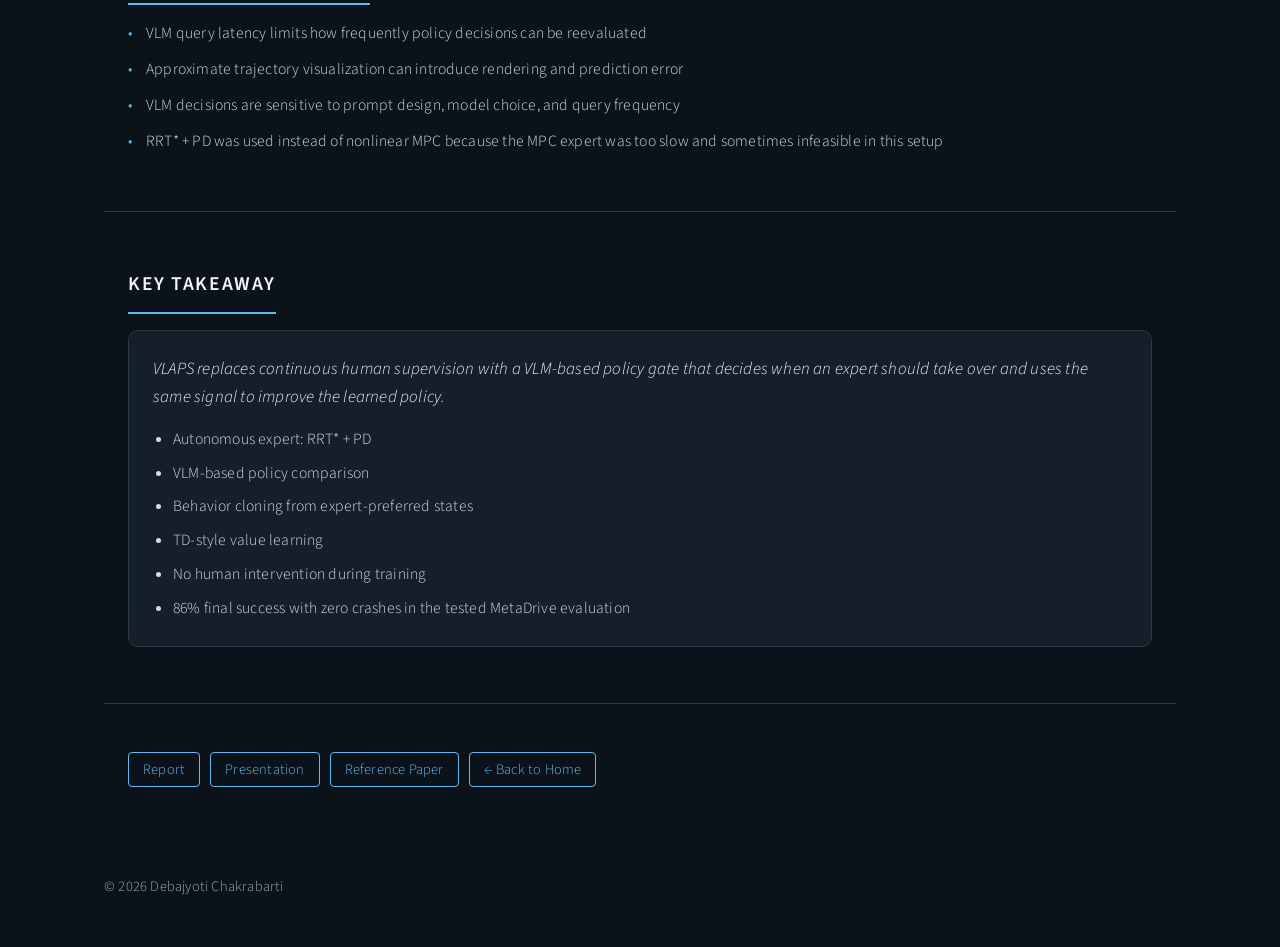
<file: projects/vlaps.html>
<!DOCTYPE html>
<html lang="en">

<head>
    <meta charset="UTF-8" />
    <meta name="viewport" content="width=device-width, initial-scale=1" />
    <link href="https://fonts.googleapis.com/css2?family=Source+Sans+Pro:wght@200;300;400;600;700;900&display=swap"
        rel="stylesheet">
    <link rel="stylesheet" type="text/css" href="../assets/css/style.css" />
    <script src="../assets/js/theme.js"></script>
    <title>VLAPS — Debajyoti Chakrabarti</title>
    <link rel="icon" type="image/x-icon" href="../assets/images/ucla.ico">
</head>

<body>
    <header id="header">
        <nav class="container nav">
            <a href="../index.html">&larr; Back to Home</a>
        </nav>
    </header>

    <main class="container research-main">
        <!-- HERO -->
        <section class="section" style="padding-top: 48px; padding-bottom: 24px;">
            <h1 style="font-size: 1.6em; margin: 0 0 10px 0; line-height: 1.3;">Deciding When to Trust the Expert:
                VLM-Augmented Policy Switching for Safe Driving (VLAPS)</h1>
            <p class="sub-role" style="margin-bottom: 14px;">Qizhao Chen, <a href="../index.html#about">Debajyoti
                    Chakrabarti</a></p>
            <div class="feature-heading">
                <span class="badge badge-course">CS 269 Course Research Project &middot; Fall 2025</span>
            </div>
            <div class="tag-row" style="margin-top: 12px;">
                <span class="tag">Vision-Language Models</span>
                <span class="tag">Imitation Learning</span>
                <span class="tag">TD Learning</span>
                <span class="tag">Motion Planning</span>
                <span class="tag">Autonomous Driving</span>
            </div>
            <div class="btn-row" style="margin-top: 20px;">
                <a class="btn-link" href="../assets/docs/projects/vlaps/report.pdf" target="_blank"
                    rel="noopener">Report</a>
                <a class="btn-link"
                    href="https://docs.google.com/presentation/d/1etgojW85rnu1UN9ybirttIOaY0XuM_6qwvtmS8Vv-xI/edit?usp=sharing"
                    target="_blank" rel="noopener">Presentation</a>
                <a class="btn-link" href="https://arxiv.org/abs/2503.04969" target="_blank"
                    rel="noopener">Reference Paper</a>
                <a class="btn-link" href="../index.html#projects">&larr; Back to Home</a>
            </div>
        </section>

        <div class="divider"></div>

        <!-- OVERVIEW -->
        <section id="overview" class="section research-section">
            <h2>Overview</h2>
            <p>Online reinforcement learning can require unsafe exploration, while imitation learning depends on
                large expert datasets and may struggle under distribution shift. VLAPS replaces continuous human
                supervision with a vision-language model that compares the short-horizon behavior of a learned
                policy and an expert controller and decides which one should control the vehicle.</p>
            <p>The expert combines RRT* local planning with PD tracking. The VLM decision is used not only for
                policy switching during training, but also as supervision for behavior cloning and TD-style value
                learning.</p>
            <figure class="research-figure">
                <img src="../assets/images/projects/vlaps/pipeline_overview.png" class="card-image"
                    alt="VLAPS pipeline: expert and learner policies generate candidate trajectories, which are visualized and compared by a VLM that determines execution and learning supervision." />
                <figcaption class="figure-caption">VLAPS pipeline. Expert and learner policies generate candidate
                    trajectories, which are visualized and compared by a VLM that determines execution and
                    learning supervision.</figcaption>
            </figure>
        </section>

        <div class="divider"></div>

        <!-- EXPERT CONTROLLER -->
        <section id="expert" class="section research-section">
            <h2>RRT* + PD Expert</h2>
            <p>The expert policy builds a LiDAR-derived ego-centric occupancy grid, plans a local collision-free
                path using RRT*, and tracks a lookahead waypoint using PD steering and speed control. RRT* + PD
                was used to replace the human action of the original human-in-the-loop framework, so that the
                whole system could run autonomously:</p>
            <div class="results-table-wrap">
                <table class="results-table">
                    <thead>
                        <tr>
                            <th></th>
                            <th>RRT* + PD as expert</th>
                            <th>Human action as expert</th>
                        </tr>
                    </thead>
                    <tbody>
                        <tr>
                            <td>Observation</td>
                            <td>LiDAR obstacles, left/right distance to road edge</td>
                            <td>Human eye analyzes the image</td>
                        </tr>
                        <tr>
                            <td>Goal</td>
                            <td>Simulator global goal; RRT* local (intermediate) goal</td>
                            <td>Human determines where to navigate</td>
                        </tr>
                        <tr>
                            <td>Control action</td>
                            <td>PD controller tracking the local goal</td>
                            <td>Human uses keyboard to steer vehicle</td>
                        </tr>
                        <tr>
                            <td>Dynamic model</td>
                            <td>State information is required</td>
                            <td>Not needed</td>
                        </tr>
                    </tbody>
                </table>
            </div>
            <figure class="research-figure figure-medium">
                <img src="../assets/images/projects/vlaps/rrt_star_expert.png" class="card-image"
                    alt="RRT* planning in an ego-centric occupancy grid. The planner searches the drivable region and returns a collision-free local path." />
                <figcaption class="figure-caption">RRT* planning in an ego-centric occupancy grid. The planner
                    searches the drivable region and returns a collision-free local path.</figcaption>
            </figure>
        </section>

        <div class="divider"></div>

        <!-- VLM POLICY GATING -->
        <section id="gating" class="section research-section">
            <h2>Visual Policy Comparison</h2>
            <p>Both the learned and expert actions are rolled forward using a kinematic bicycle model. Their
                predicted trajectories are rendered into the current ego-view, and the VLM periodically compares
                them based on safety and progress toward the goal.</p>
            <figure class="research-figure">
                <img src="../assets/images/projects/vlaps/policy_visualization.png" class="card-image"
                    alt="Current observation transformed into the modified observation fed to the VLM, with the red expert trajectory and blue learner trajectory overlaid." />
                <figcaption class="figure-caption">The current ego-view observation is annotated with predicted
                    red (expert) and blue (learner) trajectories to form the modified observation fed to the
                    VLM.</figcaption>
            </figure>
        </section>

        <div class="divider"></div>

        <!-- LEARNING SIGNAL -->
        <section id="learning" class="section research-section">
            <h2>From Policy Switching to Learning</h2>
            <p>When the VLM prefers the expert trajectory, the expert action is treated as a local demonstration
                for behavior cloning. A critic is also trained from the VLM preference signal using TD-style
                learning, allowing these local comparisons to influence future policy behavior.</p>
        </section>

        <div class="divider"></div>

        <!-- RESULTS -->
        <section id="results" class="section research-section">
            <h2>Evaluation in MetaDrive</h2>
            <p>The learned policy improved from near-zero success early in training to a high-success regime,
                while crashes decreased and reliance on the expert reduced over time. Evaluation was performed
                over 50 full episodes without intervention.</p>
            <div class="results-table-wrap">
                <table class="results-table">
                    <thead>
                        <tr>
                            <th>Metric</th>
                            <th>Value</th>
                        </tr>
                    </thead>
                    <tbody>
                        <tr>
                            <td>Success rate</td>
                            <td class="highlight">86%</td>
                        </tr>
                        <tr>
                            <td>Crash rate</td>
                            <td class="highlight">0%</td>
                        </tr>
                        <tr>
                            <td>Out-of-road rate</td>
                            <td>8%</td>
                        </tr>
                        <tr>
                            <td>Route completion</td>
                            <td>93.5%</td>
                        </tr>
                    </tbody>
                </table>
            </div>
            <figure class="research-figure figure-medium">
                <img src="../assets/images/projects/vlaps/vlaps_finalcar.gif" class="card-image"
                    alt="Animated rollout of the trained VLAPS policy driving in MetaDrive, with predicted trajectory overlays visible in the HUD." />
                <figcaption class="figure-caption">Representative rollout of the trained policy in MetaDrive.
                </figcaption>
            </figure>
            <figure class="research-figure">
                <img src="../assets/images/projects/vlaps/learning_curves.png" class="card-image"
                    alt="VLAPS training and evaluation trends in MetaDrive: success increases over training while crash rate decreases." />
                <figcaption class="figure-caption">VLAPS training and evaluation trends in MetaDrive. Success
                    increases over training while crash rate decreases.</figcaption>
            </figure>
        </section>

        <div class="divider"></div>

        <!-- LIMITATIONS -->
        <section id="limitations" class="section research-section">
            <h2>Practical Limitations</h2>
            <ul class="simple-list">
                <li>VLM query latency limits how frequently policy decisions can be reevaluated</li>
                <li>Approximate trajectory visualization can introduce rendering and prediction error</li>
                <li>VLM decisions are sensitive to prompt design, model choice, and query frequency</li>
                <li>RRT* + PD was used instead of nonlinear MPC because the MPC expert was too slow and
                    sometimes infeasible in this setup</li>
            </ul>
        </section>

        <div class="divider"></div>

        <!-- KEY TAKEAWAY -->
        <section id="takeaway" class="section research-section">
            <h2>Key Takeaway</h2>
            <div class="callout">
                <p style="margin: 0 0 16px 0; font-style: italic; color: var(--navy-dark);">VLAPS replaces
                    continuous human supervision with a VLM-based policy gate that decides when an expert should
                    take over and uses the same signal to improve the learned policy.</p>
                <ul>
                    <li>Autonomous expert: RRT* + PD</li>
                    <li>VLM-based policy comparison</li>
                    <li>Behavior cloning from expert-preferred states</li>
                    <li>TD-style value learning</li>
                    <li>No human intervention during training</li>
                    <li>86% final success with zero crashes in the tested MetaDrive evaluation</li>
                </ul>
            </div>
        </section>

        <div class="divider"></div>

        <section class="section research-section" style="padding-top: 32px;">
            <div class="btn-row">
                <a class="btn-link" href="../assets/docs/projects/vlaps/report.pdf" target="_blank"
                    rel="noopener">Report</a>
                <a class="btn-link"
                    href="https://docs.google.com/presentation/d/1etgojW85rnu1UN9ybirttIOaY0XuM_6qwvtmS8Vv-xI/edit?usp=sharing"
                    target="_blank" rel="noopener">Presentation</a>
                <a class="btn-link" href="https://arxiv.org/abs/2503.04969" target="_blank"
                    rel="noopener">Reference Paper</a>
                <a class="btn-link" href="../index.html#projects">&larr; Back to Home</a>
            </div>
        </section>
    </main>

    <footer class="container footer">
        <p>&copy; 2026 Debajyoti Chakrabarti</p>
    </footer>
</body>

</html>
</file>
<file: assets/css/style.css>
:root {
    --grey: #444;
    --grey-light: #6b7280;
    --border: #e2e5ea;
    --surface: #f7f8fa;
    --background: #fff;
    --card: #fff;
    --header-bg: rgba(255, 255, 255, 0.85);
    --disabled: #b7bcc4;
    --navy-dark: #0d2438;
    --navy: #1d4e6e;
    --solid-navy: #1d4e6e;
    --accent: #2774ae; /* UCLA blue */
    --max-width: 1120px;
}

html[data-theme="dark"] {
    --grey: #d4dbe3;
    --grey-light: #9daaba;
    --border: #2d3a47;
    --surface: #151f29;
    --background: #0b1219;
    --card: #101923;
    --header-bg: rgba(11, 18, 25, 0.9);
    --disabled: #667482;
    --navy-dark: #f1f5f9;
    --navy: #9bd3f5;
    --accent: #66b8ec;
}

* {
    box-sizing: border-box;
}

html, body {
    margin: 0;
    padding: 0;
}

html {
    background: var(--background);
}

body {
    font-family: 'Source Sans Pro', sans-serif;
    font-size: 17px;
    font-weight: 300;
    letter-spacing: 0.2px;
    color: var(--grey);
    line-height: 1.65;
    background: var(--background);
    transition: background-color 0.2s ease, color 0.2s ease;
}

p {
    margin: 0 0 1em 0;
}

a {
    text-decoration: none;
    color: var(--accent);
}

a:hover {
    text-decoration: underline;
}

h1, h2 {
    font-weight: 600;
    color: var(--navy-dark);
    letter-spacing: 0.2px;
}

b, strong {
    font-weight: 600;
}

.container {
    max-width: var(--max-width);
    margin: 0 auto;
    padding: 0 24px;
}

/**************************************************/

#header {
    position: sticky;
    top: 0;
    z-index: 999;
    background: var(--header-bg);
    backdrop-filter: blur(8px);
    border-bottom: 1px solid var(--border);
}

.nav {
    display: flex;
    align-items: center;
    gap: 28px;
    height: 60px;
    flex-wrap: wrap;
}

.nav a, .nav .nav-disabled {
    font-size: 0.9em;
    text-transform: uppercase;
    letter-spacing: 0.08em;
    color: var(--grey);
    transition: color 0.2s ease;
}

.nav a:hover {
    color: var(--accent);
    text-decoration: none;
}

.theme-toggle {
    display: inline-flex;
    align-items: center;
    gap: 7px;
    margin-left: auto;
    padding: 6px 11px;
    border: 1px solid var(--border);
    border-radius: 999px;
    background: var(--surface);
    color: var(--grey);
    font: inherit;
    font-size: 0.82em;
    font-weight: 400;
    text-transform: uppercase;
    letter-spacing: 0.06em;
    cursor: pointer;
}

.theme-toggle:hover {
    color: var(--accent);
    border-color: var(--accent);
}

.theme-toggle-icon {
    font-size: 1.1em;
    line-height: 1;
}

.nav-disabled {
    color: var(--disabled);
    cursor: default;
}

/**************************************************/

.hero {
    display: flex;
    align-items: flex-start;
    gap: 48px;
    padding: 72px 0 48px 0;
}

.avatar-placeholder {
    flex: 0 0 auto;
    width: 220px;
    height: 220px;
    border-radius: 50%;
    background: var(--solid-navy);
    color: #fff;
    display: flex;
    align-items: center;
    justify-content: center;
    font-size: 2.4em;
    font-weight: 600;
    letter-spacing: 0.05em;
    overflow: hidden;
}

.avatar-img {
    width: 100%;
    height: 100%;
    object-fit: cover;
    object-position: 50% 12%;
    display: block;
}

.hero-content {
    flex: 1 1 auto;
    min-width: 0;
}

.hero h1 {
    font-size: 2.4em;
    margin: 0 0 8px 0;
    line-height: 1.15;
}

.role {
    font-size: 1.1em;
    color: var(--navy);
    font-weight: 400;
    margin: 0 0 4px 0;
}

.sub-role {
    font-size: 0.95em;
    color: var(--grey-light);
    margin: 0 0 20px 0;
}

.tagline {
    font-size: 1.2em;
    font-style: italic;
    color: var(--navy-dark);
    border-left: 3px solid var(--accent);
    padding-left: 14px;
    margin: 0 0 28px 0;
}

.contact-row {
    display: flex;
    flex-wrap: wrap;
    gap: 12px;
    margin-top: 20px;
}

.pill {
    display: inline-block;
    padding: 6px 16px;
    border: 1px solid var(--border);
    border-radius: 999px;
    font-size: 0.9em;
    color: var(--navy);
}

.pill:hover {
    border-color: var(--accent);
    text-decoration: none;
    background: var(--surface);
}

.pill.nav-disabled {
    color: var(--disabled);
    border-color: var(--border);
}

.pill.nav-disabled:hover {
    background: none;
    border-color: var(--border);
}

/**************************************************/

.divider {
    max-width: var(--max-width);
    margin: 0 auto;
    border-bottom: 1px solid var(--border);
}

.section {
    max-width: var(--max-width);
    margin: 0 auto;
    padding: 56px 24px;
}

.section h2 {
    font-size: 1.15em;
    text-transform: uppercase;
    letter-spacing: 0.08em;
    margin: 0 0 24px 0;
    padding-bottom: 12px;
    border-bottom: 2px solid var(--accent);
    display: inline-block;
}

.placeholder-note {
    color: var(--grey-light);
    font-style: italic;
}

/**************************************************/
/* Publications, Service, Honors: subtle subheadings, compact lists */

.pub-subheading {
    font-size: 0.8em;
    text-transform: uppercase;
    letter-spacing: 0.08em;
    color: var(--grey-light);
    font-weight: 600;
    margin: 28px 0 12px 0;
}

.pub-subheading:first-of-type {
    margin-top: 0;
}

.pub-list {
    list-style: none;
    counter-reset: pub-counter;
    margin: 0;
    padding: 0;
    display: flex;
    flex-direction: column;
    gap: 14px;
}

.pub-list li {
    counter-increment: pub-counter;
    position: relative;
    padding-left: 26px;
    font-size: 0.92em;
    line-height: 1.6;
    color: var(--grey);
}

.pub-list li::before {
    content: counter(pub-counter) ".";
    position: absolute;
    left: 0;
    top: 0;
    color: var(--grey-light);
    font-weight: 600;
    font-size: 0.9em;
}

.pub-venue {
    color: var(--navy);
    font-weight: 500;
}

.pub-link {
    font-size: 0.85em;
    color: var(--accent);
    margin-left: 2px;
}

.pub-link.disabled {
    color: var(--disabled);
    cursor: default;
}

.pub-scholar {
    margin: 24px 0 0 0;
    font-size: 0.92em;
}

.simple-list {
    list-style: none;
    margin: 0;
    padding: 0;
    display: flex;
    flex-direction: column;
    gap: 10px;
}

.simple-list li {
    position: relative;
    padding-left: 18px;
    font-size: 0.92em;
    color: var(--grey);
}

.simple-list li::before {
    content: "\2022";
    position: absolute;
    left: 0;
    color: var(--accent);
}

/**************************************************/
/* Education: compact 3-column timeline */

.section-compact {
    padding: 32px 24px;
}

.education-list {
    display: flex;
    flex-direction: column;
    border-top: 1px solid var(--border);
}

.edu-row {
    display: grid;
    grid-template-columns: 1.3fr 1.7fr auto;
    align-items: baseline;
    gap: 16px;
    padding: 14px 0;
    border-bottom: 1px solid var(--border);
}

.edu-institution {
    font-weight: 600;
    color: var(--navy-dark);
    font-size: 0.95em;
}

.edu-institution a {
    color: var(--accent);
}

.edu-degree {
    color: var(--grey);
    font-size: 0.9em;
}

.edu-year {
    color: var(--navy);
    font-size: 0.85em;
    font-weight: 600;
    text-align: right;
    white-space: nowrap;
}

/**************************************************/
/* Shared card elements: badges, tags, buttons, image placeholders */

.badge {
    display: inline-block;
    font-size: 0.68em;
    text-transform: uppercase;
    letter-spacing: 0.06em;
    font-weight: 600;
    padding: 3px 10px;
    border-radius: 4px;
    white-space: nowrap;
}

.badge-ongoing {
    color: var(--navy);
    border: 1px solid var(--accent);
    background: var(--card);
}

.badge-accepted {
    color: #fff;
    background: var(--solid-navy);
}

.badge-course {
    color: var(--grey-light);
    border: 1px solid var(--border);
    background: var(--surface);
}

.tag-row {
    display: flex;
    flex-wrap: wrap;
    gap: 6px;
    margin-bottom: 14px;
}

.tag {
    font-size: 0.72em;
    color: var(--grey-light);
    background: var(--surface);
    border: 1px solid var(--border);
    padding: 2px 9px;
    border-radius: 999px;
}

.highlight-line {
    font-size: 0.85em;
    color: var(--grey-light);
    margin-top: 4px;
}

.highlight-line strong {
    color: var(--navy);
}

.btn-row {
    display: flex;
    flex-wrap: wrap;
    gap: 10px;
    margin-top: 16px;
}

.btn-link {
    font-size: 0.85em;
    padding: 5px 14px;
    border: 1px solid var(--accent);
    border-radius: 4px;
    color: var(--accent);
    transition: background 0.2s ease;
}

a.btn-link:hover {
    background: var(--surface);
    text-decoration: none;
}

.btn-link.disabled {
    color: var(--disabled);
    border-color: var(--border);
    cursor: default;
}

.img-placeholder {
    width: 100%;
    aspect-ratio: 4 / 3;
    background: var(--surface);
    border: 1px dashed var(--border);
    border-radius: 8px;
    display: flex;
    align-items: center;
    justify-content: center;
    color: var(--grey-light);
    font-size: 0.8em;
    text-align: center;
}

/* Real project/research figures: natural aspect ratio, no cropping, no fixed height */
.card-image {
    display: block;
    width: 100%;
    height: auto;
    max-width: 100%;
    border: 1px solid var(--border);
    border-radius: 8px;
}

/**************************************************/
/* Current Research: large horizontal feature cards */

.feature-grid {
    display: flex;
    flex-direction: column;
    gap: 32px;
}

.feature-card {
    display: flex;
    align-items: flex-start;
    gap: 32px;
    padding: 28px;
    border: 1px solid var(--border);
    border-radius: 10px;
    background: var(--card);
}

.feature-media {
    flex: 0 0 320px;
}

/* Widen the media column for extra-wide/short figures (e.g. wide banner diagrams) */
.feature-media.is-wide {
    flex: 0 0 480px;
}

/* Only the "coming soon" mock box needs a fixed height; real images (.card-image) size naturally */
.feature-media .img-placeholder {
    aspect-ratio: auto;
    height: 240px;
}

.feature-body {
    flex: 1;
    min-width: 0;
}

.feature-heading {
    display: flex;
    align-items: baseline;
    flex-wrap: wrap;
    gap: 10px;
    margin-bottom: 10px;
}

.feature-heading h3 {
    margin: 0;
    font-size: 1.25em;
    font-weight: 600;
    color: var(--navy-dark);
}

/**************************************************/
/* Selected Robotics & Learning Projects: compact grid */

.project-grid {
    display: grid;
    grid-template-columns: repeat(2, minmax(0, 1fr));
    align-items: start;
    gap: 24px;
}

.project-column {
    display: flex;
    flex-direction: column;
    gap: 24px;
}

.project-card {
    display: flex;
    flex-direction: column;
    border: 1px solid var(--border);
    border-radius: 10px;
    background: var(--card);
    overflow: hidden;
}

.project-card .img-placeholder {
    aspect-ratio: 16 / 9;
    border-radius: 0;
    border-width: 0 0 1px 0;
}

/* Real project figures: edge-to-edge, natural aspect ratio, no cropping */
.project-card .card-image {
    border: none;
    border-bottom: 1px solid var(--border);
    border-radius: 0;
}

.project-card-body {
    padding: 18px 20px;
    display: flex;
    flex-direction: column;
    gap: 8px;
}

.project-card-body h3 {
    margin: 0;
    font-size: 1.05em;
    font-weight: 600;
    color: var(--navy-dark);
}

.status-line {
    font-size: 0.72em;
    text-transform: uppercase;
    letter-spacing: 0.06em;
    color: var(--grey-light);
    margin: 0;
}

.project-card-body p {
    font-size: 0.92em;
    margin: 0;
}

.stat-compare {
    margin-top: 8px;
    border-top: 1px solid var(--border);
    padding-top: 10px;
    display: flex;
    flex-direction: column;
    gap: 4px;
}

.stat-row {
    display: flex;
    justify-content: space-between;
    gap: 12px;
    font-size: 0.85em;
}

.stat-label {
    color: var(--grey-light);
}

.stat-value {
    font-weight: 600;
    color: var(--grey);
}

.stat-value.stat-highlight {
    color: var(--navy);
}

/**************************************************/

.footer {
    padding: 32px 24px 48px 24px;
    color: var(--grey-light);
    font-size: 0.85em;
}

.footer p {
    margin: 0;
}

/**************************************************/

@media (max-width: 700px) {
    .hero {
        flex-direction: column;
        align-items: center;
        text-align: center;
        padding: 48px 0 32px 0;
    }

    .hero-content {
        width: 100%;
        max-width: 100%;
    }

    .hero h1 {
        font-size: 2em;
        overflow-wrap: anywhere;
    }

    .contact-row {
        justify-content: center;
    }

    .tagline {
        text-align: left;
    }

    .nav {
        justify-content: center;
        gap: 10px 14px;
        height: auto;
        padding: 12px 0;
    }

    .nav a,
    .nav .nav-disabled {
        font-size: 0.82em;
    }

    .theme-toggle {
        margin-left: 0;
    }

    .section {
        padding: 40px 24px;
    }

    .section-compact {
        padding: 28px 24px;
    }

    .edu-row {
        grid-template-columns: 1fr;
        gap: 2px;
        padding: 12px 0;
    }

    .edu-year {
        text-align: left;
        color: var(--grey-light);
    }
}

@media (max-width: 800px) {
    .feature-card {
        flex-direction: column;
    }

    .feature-media,
    .feature-media.is-wide {
        flex: none;
    }

    .feature-media .img-placeholder {
        height: 180px;
    }

    .project-grid {
        display: flex;
        flex-direction: column;
        align-items: stretch;
    }

    .project-column {
        display: contents;
    }

    .project-card-adaptive {
        order: 1;
    }

    .project-card-vlaps {
        order: 2;
    }

    .project-card-emg {
        order: 3;
    }

    .project-card-obca {
        order: 4;
    }

    .twocol-grid {
        flex-direction: column;
    }

    .stage-row {
        flex-direction: column;
    }

    .figure-pair {
        flex-direction: column;
    }
}

/**************************************************/
/* Research project pages (e.g. projects/paying-for-space.html) */

.research-main .section {
    max-width: 1180px;
}

/* Denser rhythm for long, sectioned project pages. */
.research-main.compact-sections .research-section {
    padding-top: 32px;
    padding-bottom: 32px;
}

.research-main.compact-sections .research-section > .research-figure {
    margin-top: 20px;
    margin-bottom: 20px;
}

/* ISRO experience page */
.isro-hero-section {
    padding-top: 48px;
    padding-bottom: 36px;
}

.isro-hero-grid {
    display: grid;
    grid-template-columns: minmax(0, 1.55fr) minmax(260px, 0.65fr);
    gap: 48px;
    align-items: center;
}

.isro-hero-copy h1 {
    margin: 10px 0 16px;
    font-size: 2em;
    line-height: 1.25;
}

.isro-hero-lead {
    color: var(--navy);
    font-size: 1.16em;
    font-weight: 400;
    line-height: 1.5;
}

.isro-portrait {
    margin: 0;
    max-width: 390px;
    justify-self: end;
}

.isro-figure-wide {
    max-width: 1060px;
}

.isro-sequence-intro {
    margin-bottom: 20px;
}

.isro-content-grid {
    display: grid;
    grid-template-columns: minmax(0, 1.55fr) minmax(260px, 0.7fr);
    gap: 34px;
    align-items: center;
    margin: 20px 0 30px;
}

.isro-content-grid .research-figure {
    margin: 0 auto;
}

.isro-technical-list {
    margin: 14px 0 26px;
    padding-left: 28px;
}

.isro-technical-list li {
    margin-bottom: 9px;
    padding-left: 4px;
}

.research-figure.isro-flow-figure {
    max-width: 1000px;
    margin-top: 20px;
    margin-bottom: 34px;
}

.isro-component-figure .card-image,
.isro-flow-figure .card-image,
.isro-equation-wide .card-image {
    display: block;
    width: 100%;
    object-fit: contain;
    background: #fff;
    border: 1px solid var(--border);
    border-radius: 8px;
}

.research-figure.isro-equation-wide {
    max-width: 820px;
}

.isro-base-equations.figure-pair {
    justify-content: center;
}

.isro-base-equations.figure-pair .research-figure {
    flex: 0 1 450px;
    max-width: 450px;
}

.isro-base-equations.figure-pair .research-figure.isro-tgo-figure {
    flex-basis: 450px;
    max-width: 450px;
}

.isro-tgo-figure .card-image {
    max-width: 390px;
    margin: 0 auto;
}

.research-figure.isro-equation-compact {
    max-width: 610px;
}

.research-figure.isro-levelset-figure {
    max-width: 520px;
}

.research-figure.isro-projection-figure {
    max-width: 760px;
}

.research-figure.isro-robustness-figure {
    max-width: 400px;
    margin-top: 20px;
    margin-bottom: 26px;
}

.research-figure.isro-classifier-figure {
    max-width: 500px;
}

.isro-guidance-key {
    display: grid;
    gap: 5px;
    margin-top: 10px;
    color: var(--grey-light);
    font-size: 0.8em;
    line-height: 1.25;
}

.isro-guidance-key span {
    display: grid;
    grid-template-columns: 30px 1fr;
    gap: 5px;
}

.isro-guidance-key strong {
    color: var(--accent);
}

.isro-base-equations .equation-figure .card-image,
.isro-equation-wide.equation-figure .card-image {
    border: 0;
}

.caption-nowrap {
    white-space: nowrap;
    font-size: 0.8em;
}

.isro-story-grid,
.isro-analysis-grid {
    margin-top: 28px;
    align-items: center;
}

.isro-story-grid h3,
.isro-analysis-grid h3,
.research-section > h3 {
    color: var(--navy-dark);
    margin: 18px 0 10px;
}

.isro-equation-pair {
    align-items: center;
    margin: 24px 0 30px;
}

.isro-equation-pair .research-figure:first-child {
    flex: 0.8;
}

.isro-equation-pair .research-figure:last-child {
    flex: 1.2;
}

.equation-figure .card-image {
    background: #fff;
    padding: 18px;
    box-sizing: border-box;
}

.isro-opening-figures,
.isro-results-pair {
    margin: 24px 0 30px;
    align-items: center;
}

.isro-opening-figures .card-image {
    max-height: 420px;
    object-fit: contain;
    background: #000;
}

.isro-gnc-flow .stage-card {
    text-align: left;
}

.isro-gnc-foundation,
.isro-boundary-pair {
    margin: 24px 0 30px;
    align-items: center;
}

.isro-gnc-foundation .card-image,
.isro-boundary-pair .card-image {
    max-height: 390px;
    object-fit: contain;
    background: #fff;
}

.slosh-model-pair .research-figure:first-child {
    flex: 0 1 300px;
    max-width: 300px;
}

.slosh-model-pair {
    justify-content: center;
}

.slosh-model-pair .research-figure:last-child {
    flex: 0 1 480px;
    max-width: 480px;
}

.slosh-equation-figure {
    margin: 22px auto 28px;
    max-width: 520px;
}

.slosh-equation-figure .card-image {
    display: block;
    max-width: 370px;
    margin: 0 auto;
}

.isro-mission-row {
    align-items: stretch;
}

.isro-mission-row .stage-card h3 {
    color: var(--navy-dark);
    margin: 2px 0 8px;
}

.isro-publication-list li {
    margin-bottom: 16px;
}

.equal-contribution-note {
    margin-top: 8px;
    color: var(--grey-light);
    font-size: 0.88em;
}

/* Ongoing quadruped soccer research */
.soccer-hero-section {
    padding-top: 48px;
    padding-bottom: 32px;
}

.soccer-hero-section h1 {
    max-width: 920px;
    margin: 8px 0 10px;
    color: var(--navy-dark);
    font-size: 2em;
    line-height: 1.22;
}

.soccer-status-row {
    margin-top: 14px;
}

.soccer-placeholder {
    background: linear-gradient(135deg, var(--surface), var(--card));
}

.feature-media .soccer-card-video {
    display: block;
    width: 100%;
    height: auto;
    object-fit: contain;
    border: 1px solid var(--border);
    border-radius: 8px;
}

.soccer-video-placeholder {
    display: flex;
    align-items: center;
    justify-content: center;
    width: 100%;
    max-width: 900px;
    aspect-ratio: 16 / 9;
    margin: 22px auto 0;
    border: 1px dashed var(--border);
    border-radius: 10px;
    background: var(--surface);
    color: var(--grey-light);
    text-align: center;
}

.soccer-training-video {
    display: block;
    width: 100%;
    height: auto;
    max-width: 900px;
    margin: 22px auto 0;
    object-fit: contain;
    border: 1px solid var(--border);
    border-radius: 10px;
}

.research-figure.soccer-training-plot {
    max-width: 398px;
    margin: 22px auto 4px;
}

.soccer-training-crop {
    width: 100%;
    aspect-ratio: 398 / 260;
    overflow: hidden;
    border: 1px solid var(--border);
    border-radius: 8px;
    background: #fff;
}

.soccer-training-crop img {
    display: block;
    width: 100%;
    height: auto;
    margin-top: -10.05%;
}

.soccer-training-note {
    max-width: 680px;
    margin: 18px auto 0;
    color: var(--grey-light);
    font-size: 0.86em;
}

.self-play-ladder,
.risk-learning-flow,
.tail-risk-flow {
    margin: 24px auto;
    padding: 24px;
    border: 1px solid var(--border);
    border-radius: 12px;
    background: var(--surface);
}

.self-play-ladder {
    max-width: 500px;
}

.risk-learning-flow {
    max-width: 680px;
}

.tail-risk-flow {
    max-width: 520px;
}

.risk-outcome-grid {
    display: grid;
    grid-template-columns: repeat(2, minmax(0, 1fr));
    gap: 22px;
    align-items: start;
}

.risk-tail-column {
    display: grid;
    gap: 4px;
}

.risk-tail-node {
    border-color: var(--accent);
    background: color-mix(in srgb, var(--surface) 78%, var(--accent) 22%);
}

.soccer-compare-node {
    border-style: dashed;
    color: var(--accent);
    font-weight: 600;
}

.soccer-primary-section {
    margin-top: 32px;
    margin-bottom: 32px;
    padding: 38px 32px;
    border: 1px solid var(--border);
    border-left: 4px solid var(--accent);
    border-radius: 12px;
    background: linear-gradient(135deg, var(--surface), var(--card));
}

.preliminary-label {
    color: var(--navy-dark);
    font-weight: 600;
}

.soccer-performance-grid {
    display: grid;
    grid-template-columns: repeat(2, minmax(0, 1fr));
    gap: 24px;
    margin: 26px 0 30px;
}

.soccer-video-figure {
    margin: 0;
}

.soccer-video-figure .soccer-training-video {
    margin: 8px 0 0;
}

.soccer-video-label {
    color: var(--navy-dark);
    font-size: 0.9em;
    font-weight: 600;
    text-align: center;
}

.soccer-evaluation-note {
    margin-top: 8px;
    color: var(--navy-dark);
    font-weight: 400;
}

.soccer-results-wrap {
    margin: 12px 0 20px;
}

.soccer-results-table {
    min-width: 690px;
}

.soccer-results-table th,
.soccer-results-table td {
    white-space: nowrap;
}

.table-scroll-hint {
    display: none;
    margin: 0 0 6px;
    color: var(--grey-light);
    font-size: 0.78em;
    font-style: italic;
}

.soccer-architecture {
    max-width: 760px;
    margin: 26px auto 6px;
    padding: 26px;
    border: 1px solid var(--border);
    border-radius: 12px;
    background: var(--surface);
}

.soccer-diagram-node {
    padding: 12px 16px;
    border: 1px solid var(--border);
    border-radius: 8px;
    background: var(--card);
    color: var(--navy-dark);
    text-align: center;
    line-height: 1.3;
}

.soccer-diagram-node span {
    display: block;
    margin-top: 3px;
    color: var(--grey-light);
    font-size: 0.78em;
}

.soccer-diagram-primary {
    border-color: var(--accent);
    box-shadow: inset 3px 0 0 var(--accent);
}

.soccer-diagram-arrow {
    padding: 4px;
    color: var(--accent);
    font-size: 1.35em;
    font-weight: 700;
    text-align: center;
}

.soccer-branch-arrow {
    letter-spacing: 2.5em;
    text-indent: 2.5em;
}

.soccer-question-list li {
    margin-bottom: 9px;
}

.soccer-ongoing-callout {
    border-left: 4px solid var(--accent);
}

.soccer-ongoing-callout p {
    margin: 0;
}

.soccer-back-row {
    margin-top: 20px;
}

@media (max-width: 800px) {
    .isro-hero-grid {
        grid-template-columns: 1fr;
        gap: 28px;
    }

    .isro-portrait {
        justify-self: center;
        max-width: 420px;
    }

    .isro-content-grid {
        grid-template-columns: 1fr;
        gap: 18px;
    }

    .soccer-hero-section h1 {
        font-size: 1.65em;
    }

    .soccer-architecture {
        padding: 18px;
    }

    .soccer-performance-grid {
        grid-template-columns: 1fr;
    }

    .soccer-primary-section {
        padding: 30px 20px;
    }

    .self-play-ladder,
    .risk-learning-flow,
    .tail-risk-flow {
        padding: 18px;
    }

    .table-scroll-hint {
        display: block;
    }

    .caption-nowrap {
        white-space: normal;
    }
}

.research-abstract {
    max-width: 880px;
    margin: 0 auto;
}

.research-section h2 {
    margin-bottom: 16px;
}

.research-figure {
    max-width: 880px;
    margin: 28px auto;
}

.research-figure.figure-narrow {
    max-width: 480px;
    margin-left: auto;
    margin-right: auto;
}

.research-figure.figure-xs {
    max-width: 340px;
    margin-left: auto;
    margin-right: auto;
}

.research-figure.figure-medium {
    max-width: 620px;
    margin-left: auto;
    margin-right: auto;
}

.figure-caption {
    font-size: 0.85em;
    color: var(--grey-light);
    font-style: italic;
    text-align: center;
    margin: 10px 0 0 0;
}

.twocol-grid {
    display: flex;
    gap: 40px;
    align-items: flex-start;
}

.twocol-text,
.twocol-figure {
    flex: 1;
    min-width: 0;
}

.twocol-figure .research-figure {
    margin: 0;
}

.figure-pair {
    display: flex;
    gap: 32px;
    align-items: flex-start;
}

.figure-pair .research-figure {
    flex: 1 1 320px;
    min-width: 0;
    margin: 0;
}

.stage-row {
    display: flex;
    gap: 20px;
    margin: 24px 0 32px 0;
}

.stage-card {
    flex: 1;
    background: var(--surface);
    border: 1px solid var(--border);
    border-radius: 10px;
    padding: 20px;
    text-align: center;
}

.stage-number {
    font-size: 0.72em;
    text-transform: uppercase;
    letter-spacing: 0.08em;
    color: var(--accent);
    font-weight: 700;
    margin-bottom: 8px;
}

.stage-card p {
    margin: 0;
    font-size: 0.92em;
    color: var(--grey);
}

.callout {
    background: var(--surface);
    border: 1px solid var(--border);
    border-radius: 10px;
    padding: 24px;
}

.callout h3 {
    margin: 0 0 12px 0;
    font-size: 1em;
    color: var(--navy-dark);
}

.callout ul {
    margin: 0;
    padding-left: 20px;
}

.callout li {
    margin-bottom: 8px;
    font-size: 0.92em;
    color: var(--grey);
}

.callout li:last-child {
    margin-bottom: 0;
}

.results-table-wrap {
    overflow-x: auto;
    margin: 16px 0;
}

.results-table {
    border-collapse: collapse;
    font-size: 0.9em;
    min-width: 420px;
    width: 100%;
}

.results-table caption {
    caption-side: bottom;
    text-align: left;
    color: var(--grey-light);
    font-size: 0.85em;
    padding-top: 8px;
}

.results-table th {
    text-align: right;
    padding: 8px 16px;
    border-bottom: 2px solid var(--accent);
}

.results-table th:first-child,
.results-table td:first-child {
    text-align: left;
    padding-left: 0;
}

.results-table td {
    text-align: right;
    padding: 8px 16px;
    border-bottom: 1px solid var(--border);
}

.results-table tr:last-child td {
    border-bottom: none;
}

.results-table .highlight {
    font-weight: 600;
    color: var(--navy);
}

/* Keep project-page figures and text within the viewport on phones. */
@media (max-width: 800px) {
    .research-main .twocol-grid,
    .research-main .figure-pair {
        flex-direction: column;
    }

    .research-main .twocol-text,
    .research-main .twocol-figure,
    .research-main .figure-pair .research-figure {
        flex: none;
        width: 100%;
    }
}
</file>
